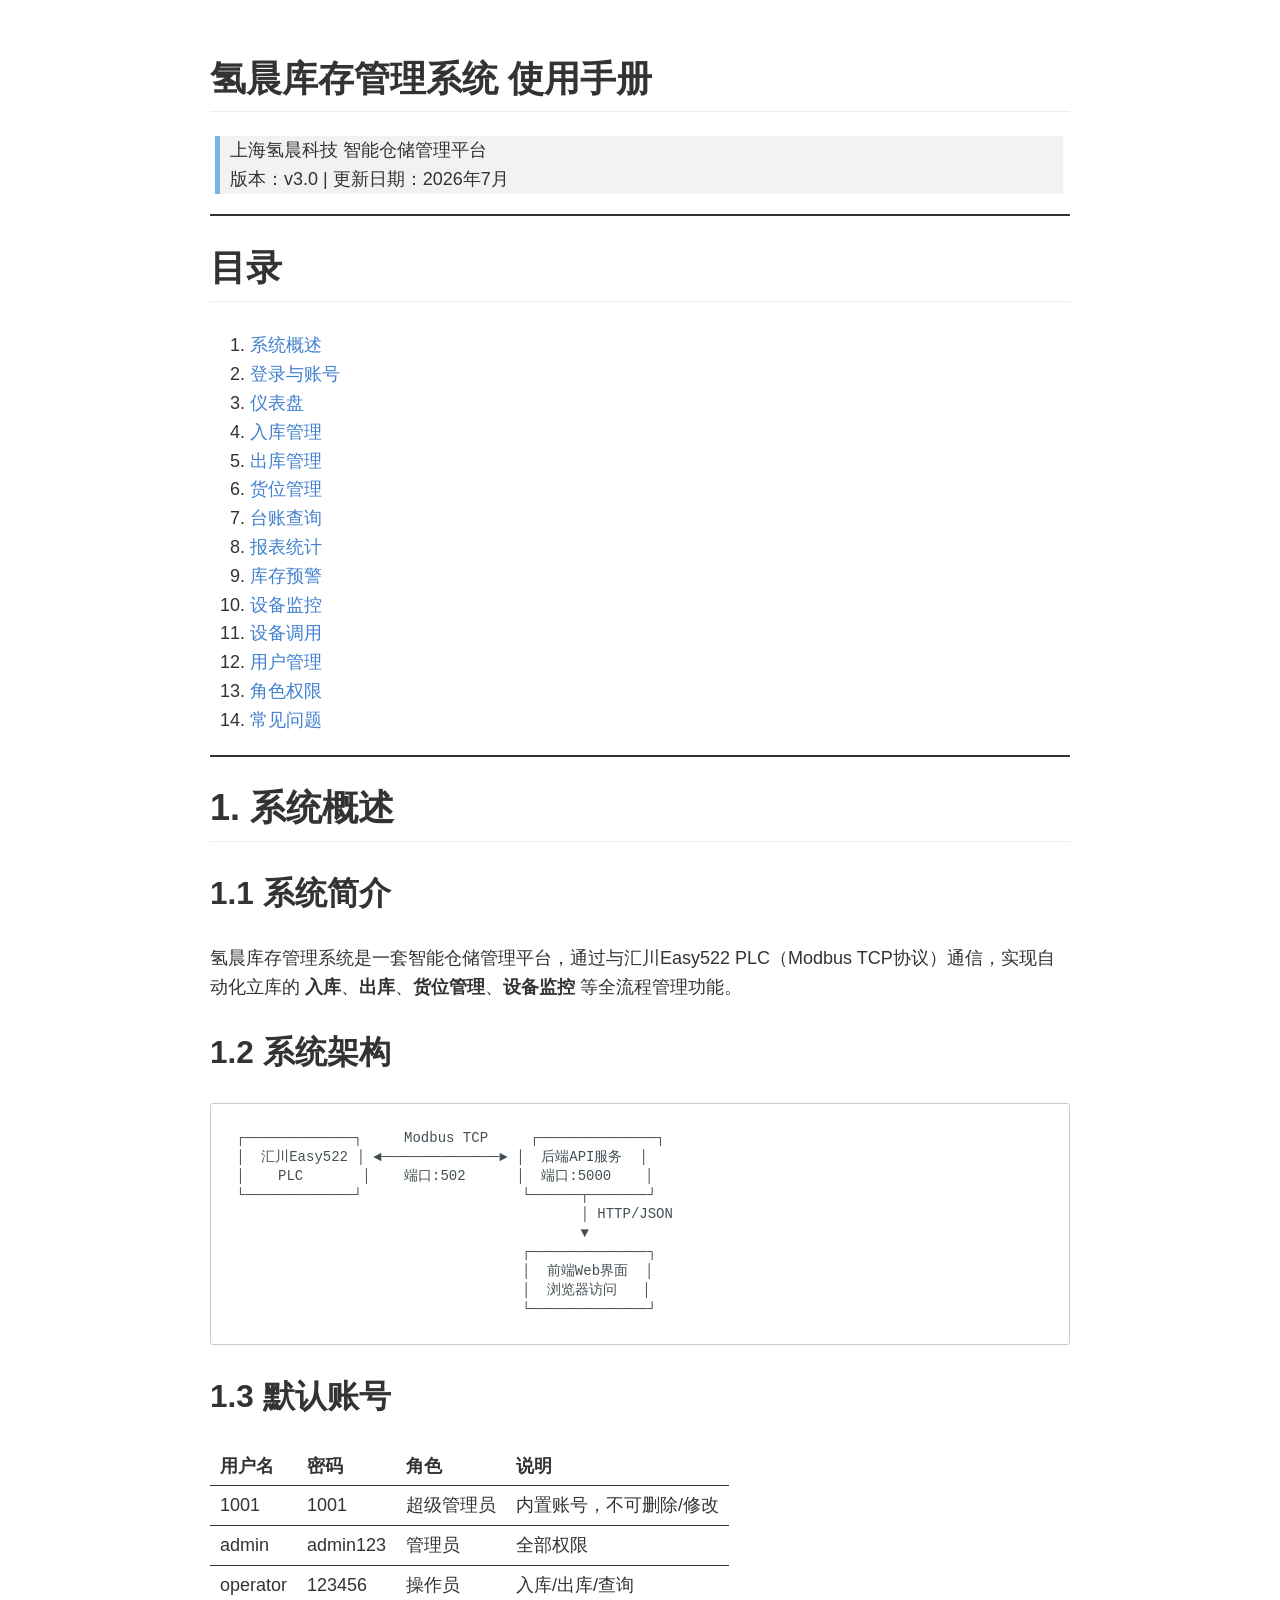
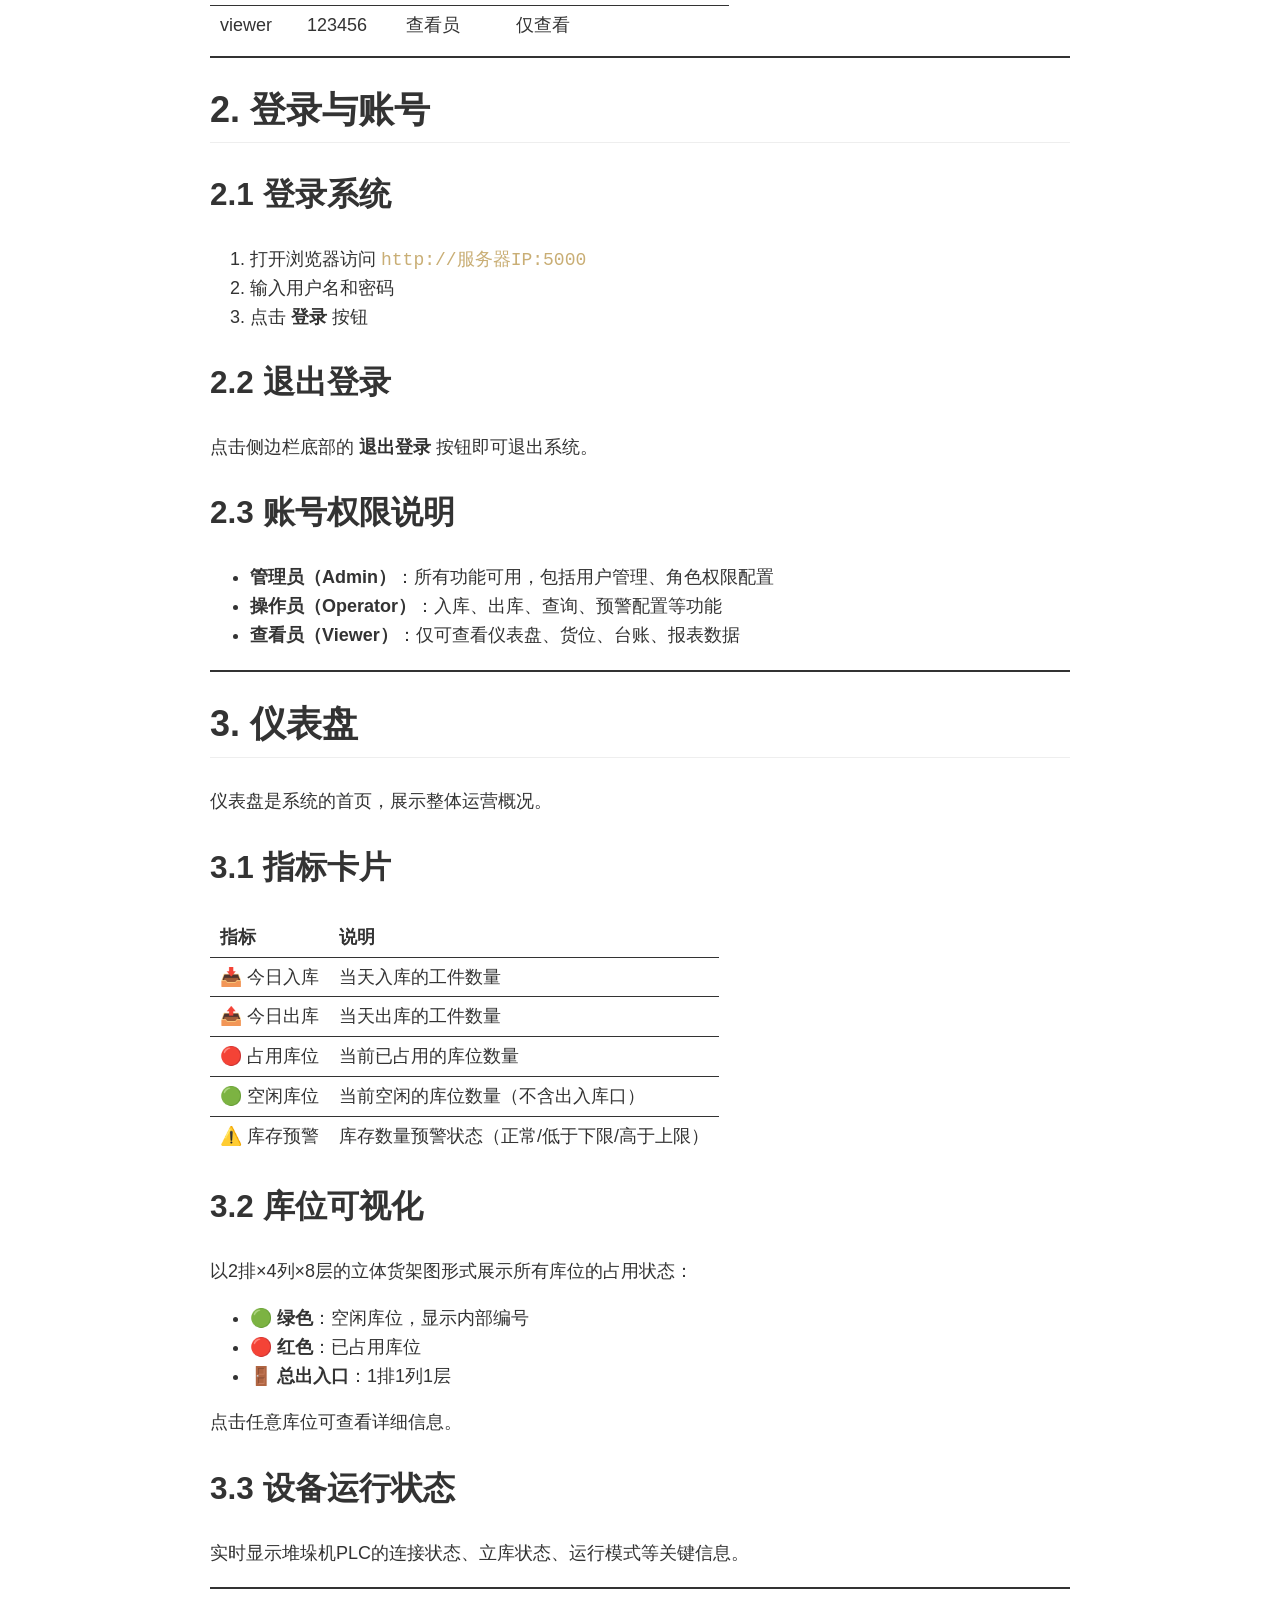
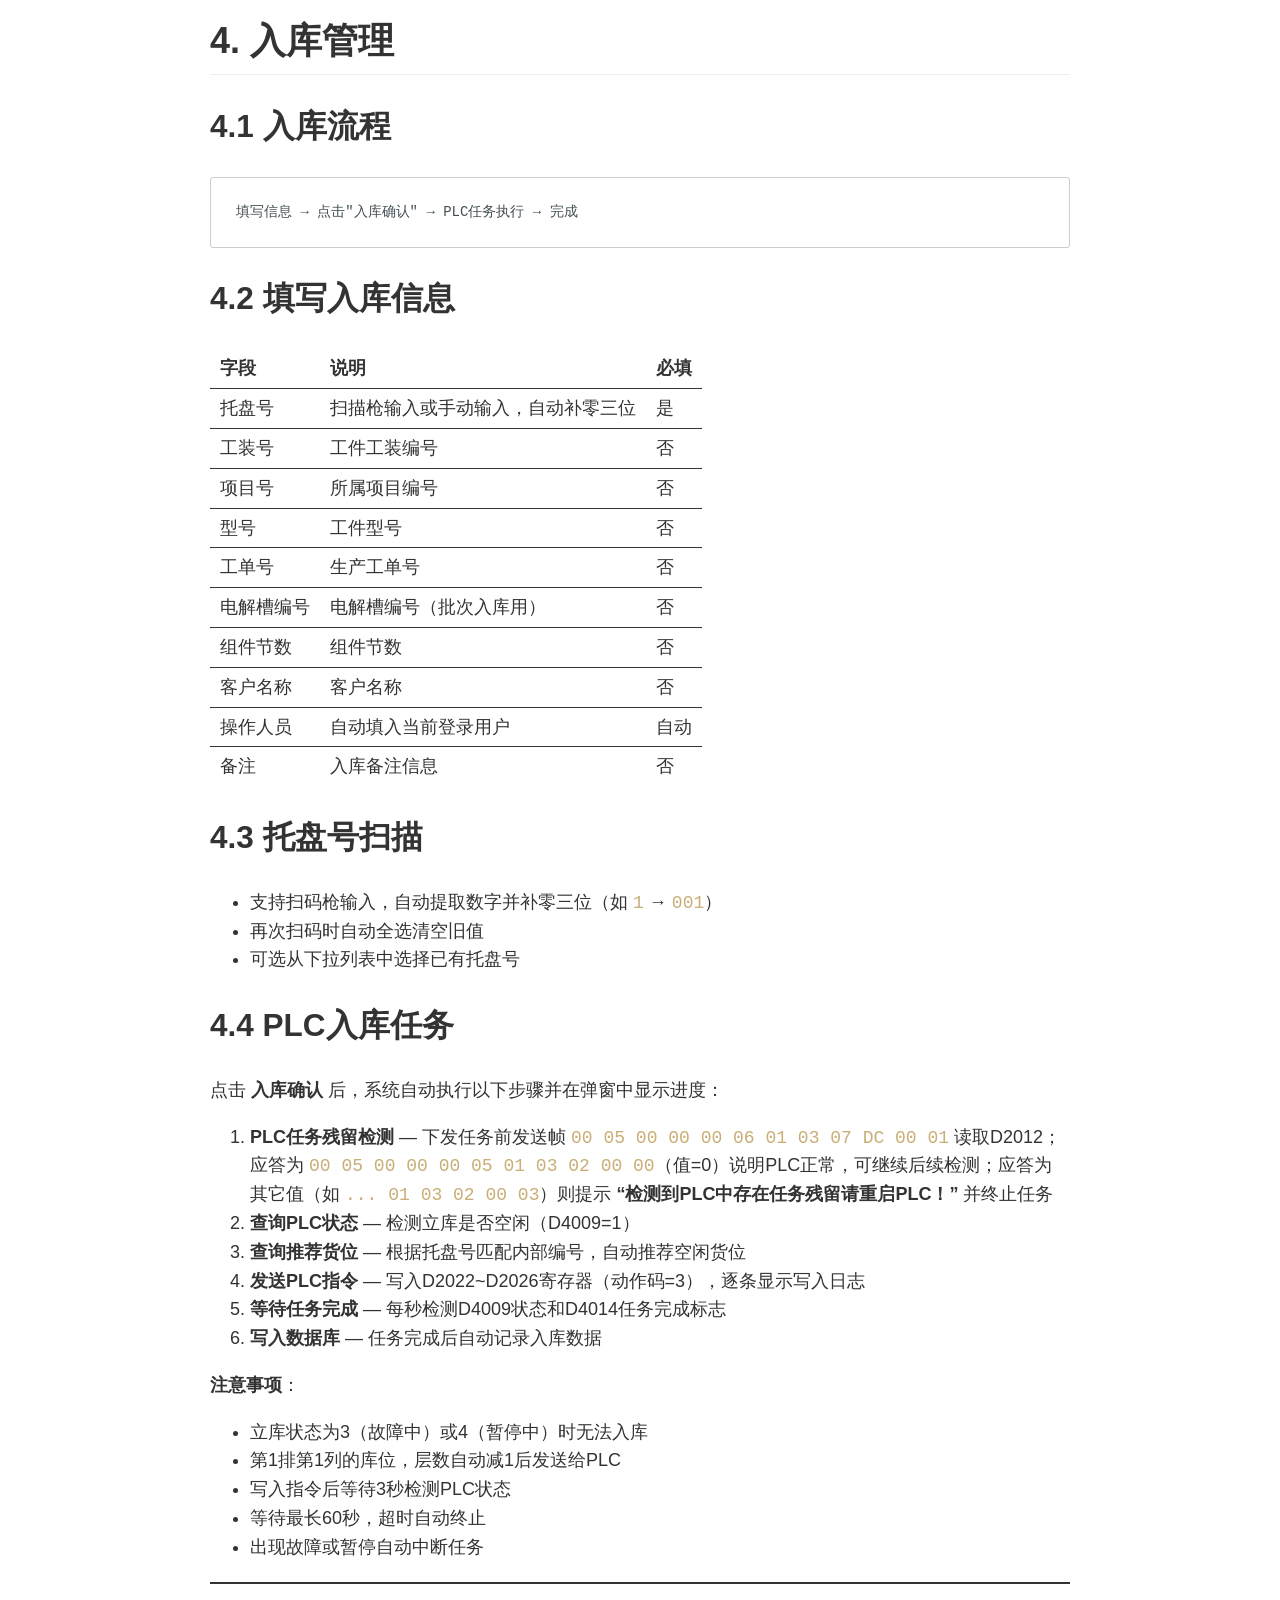
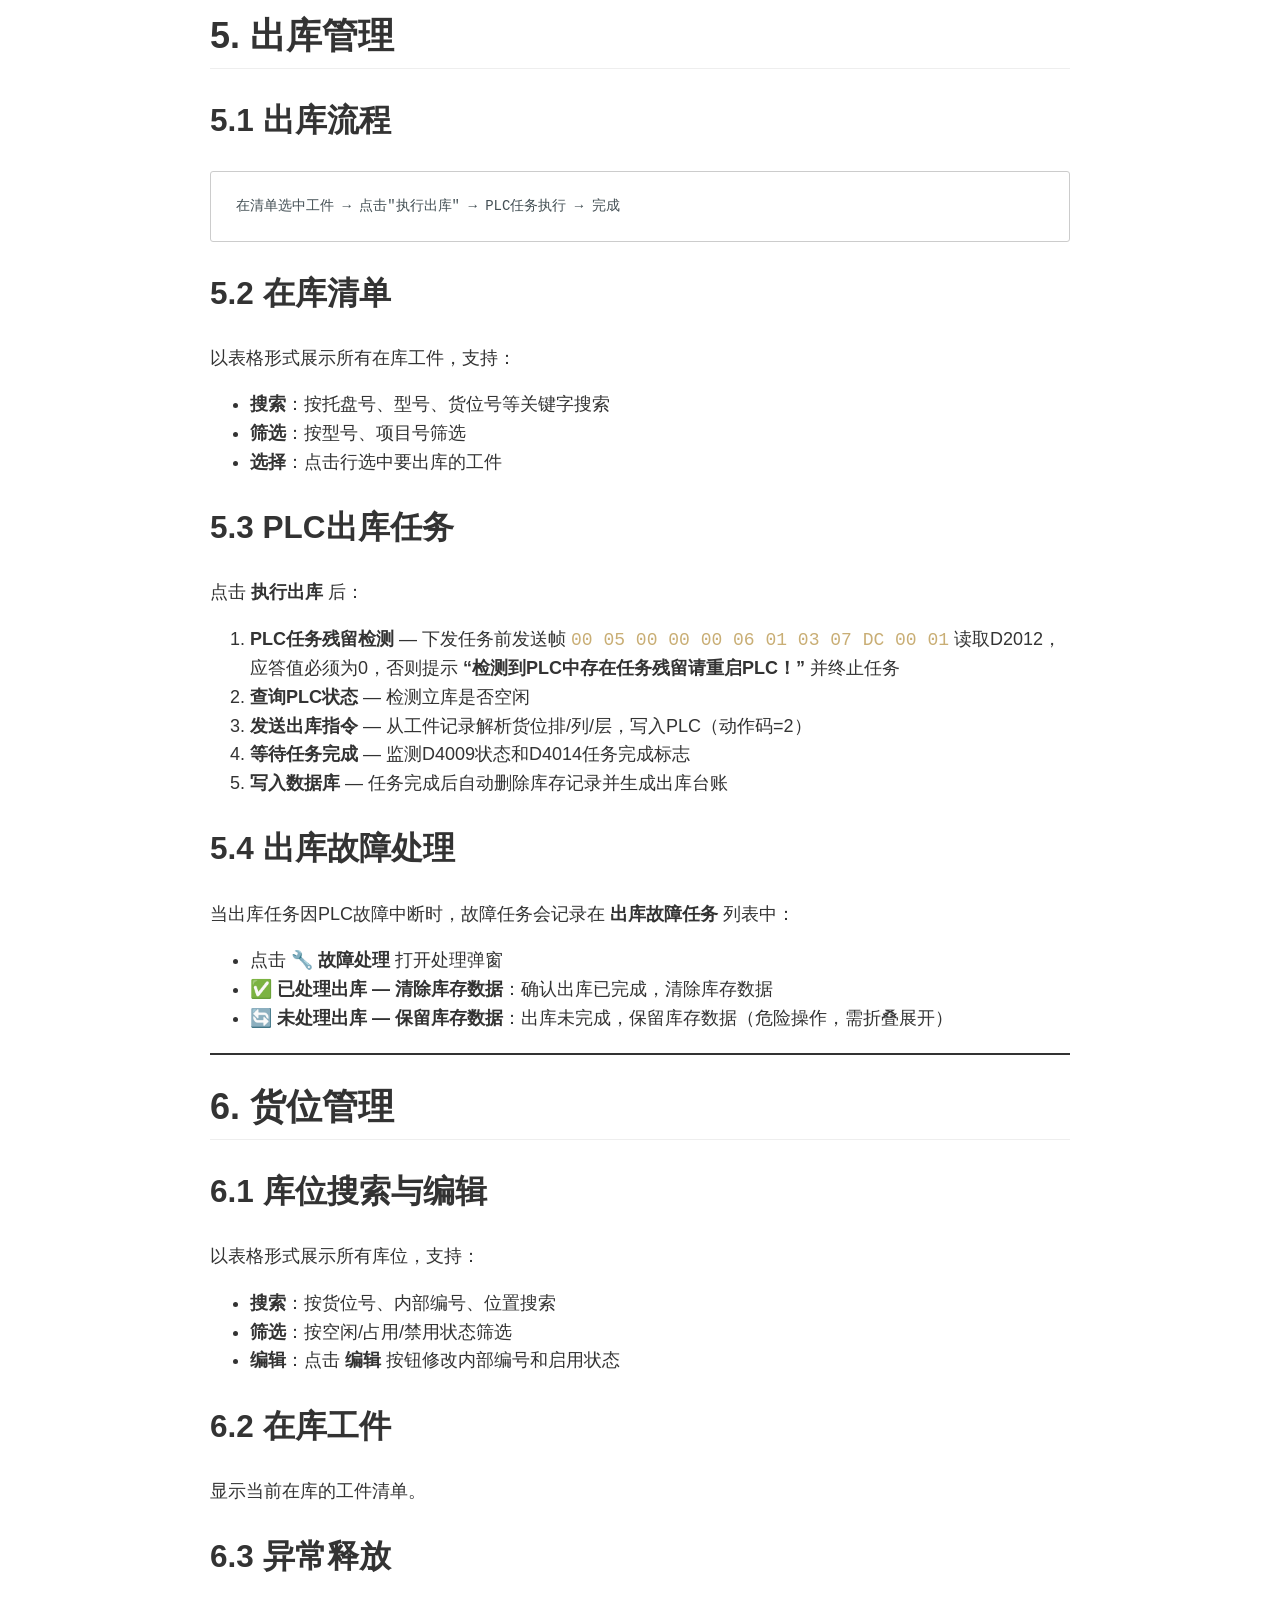
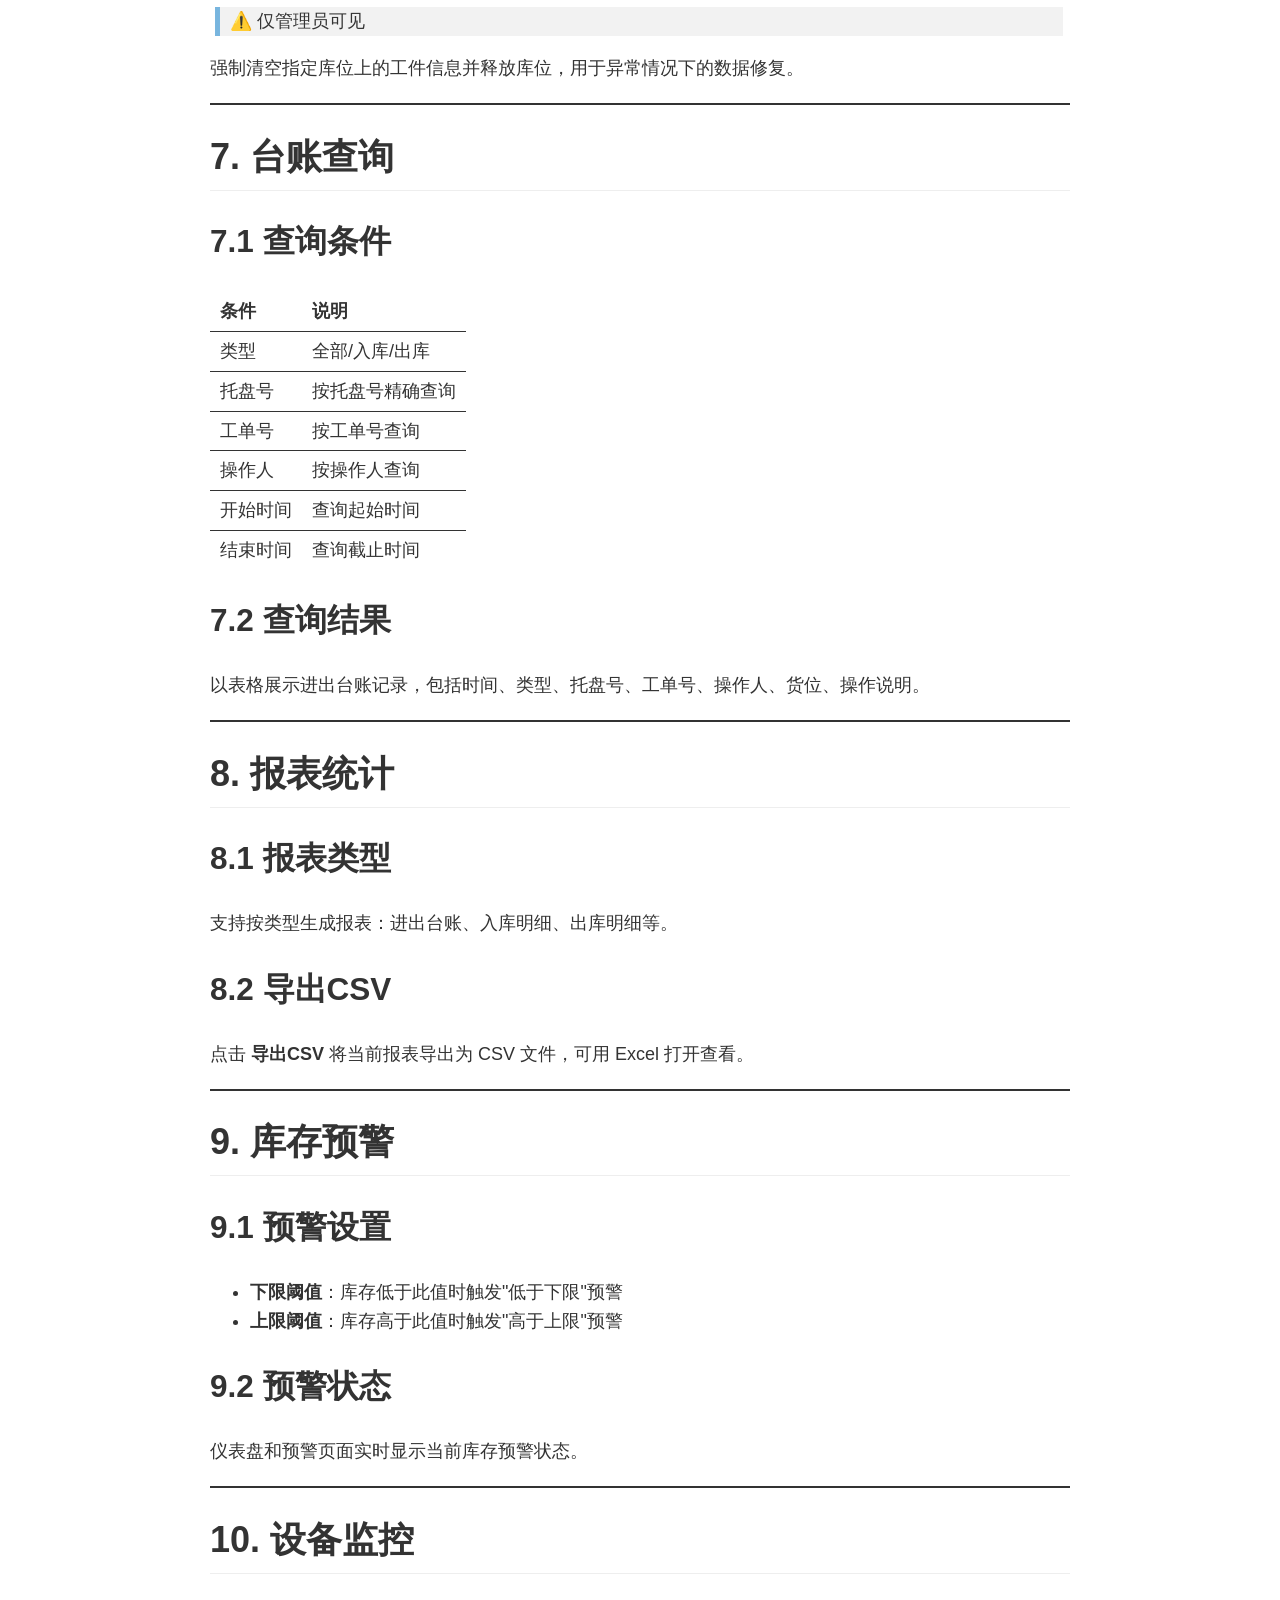
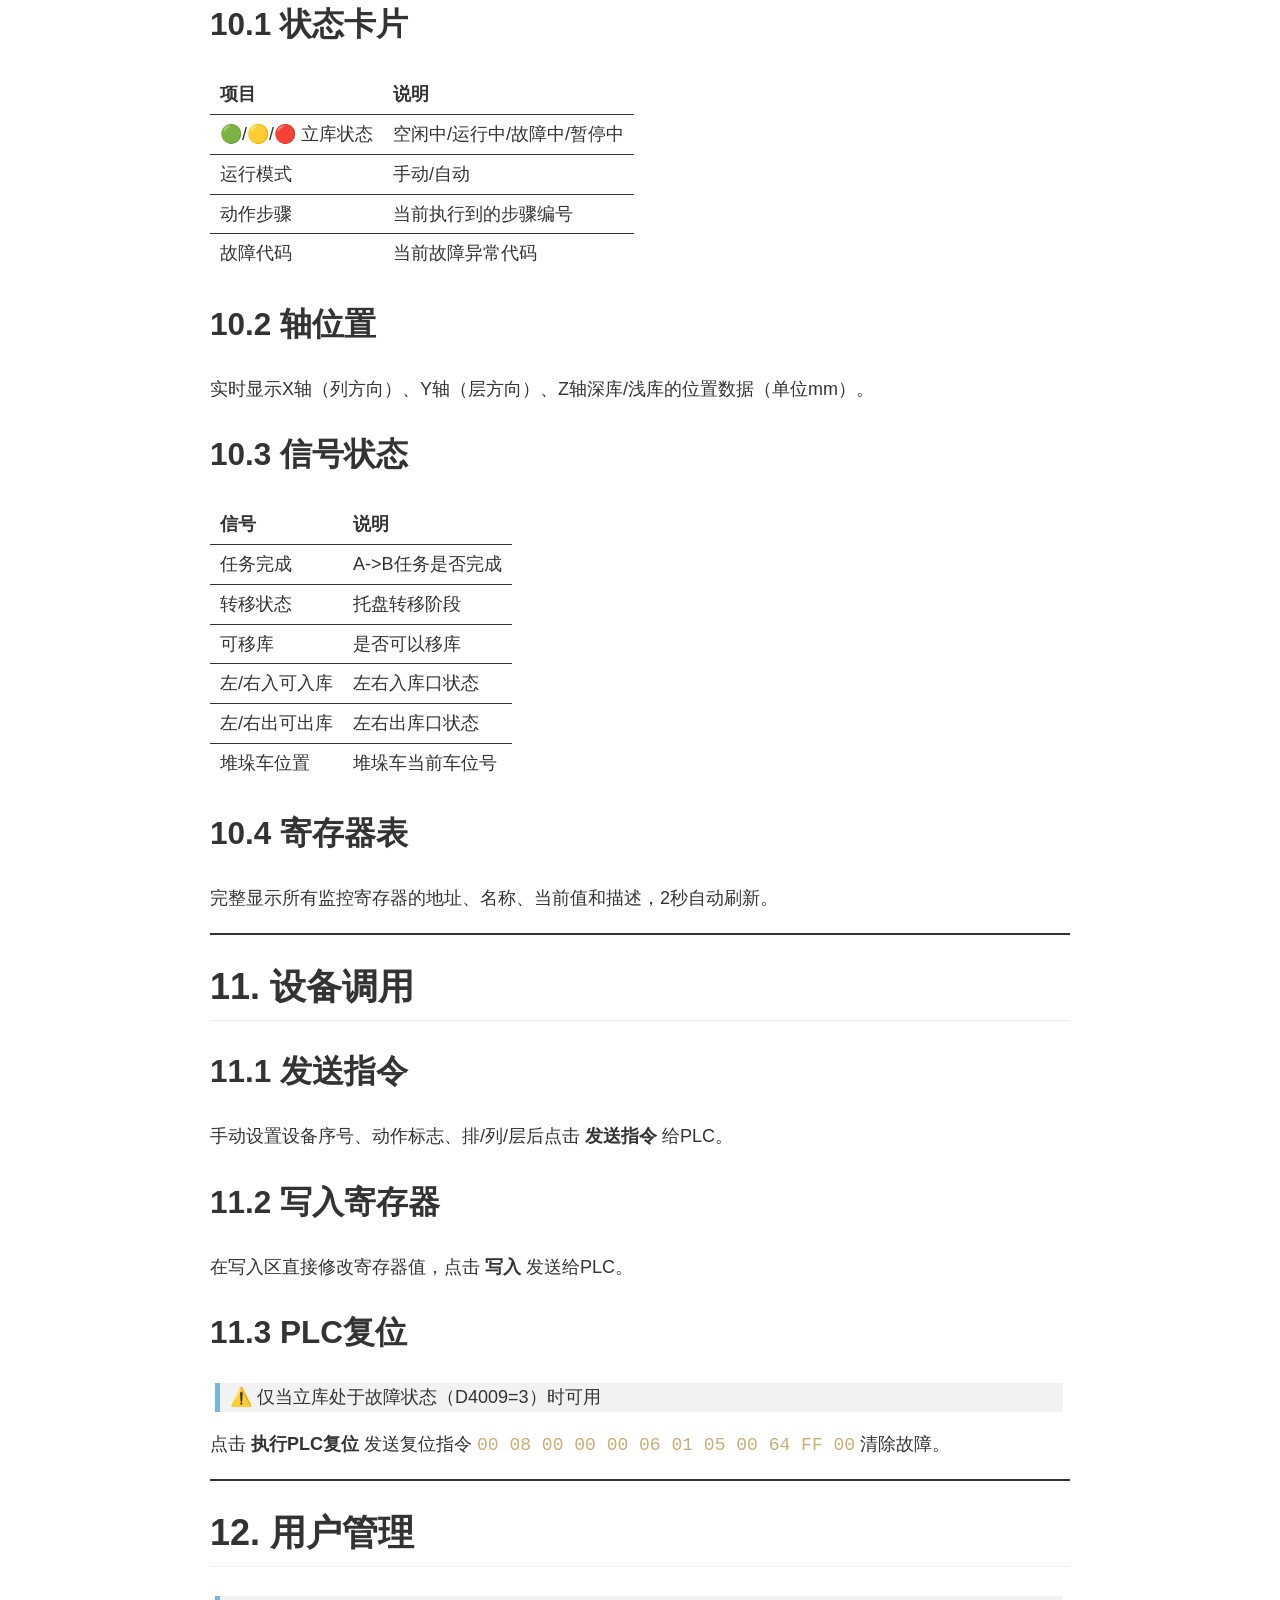
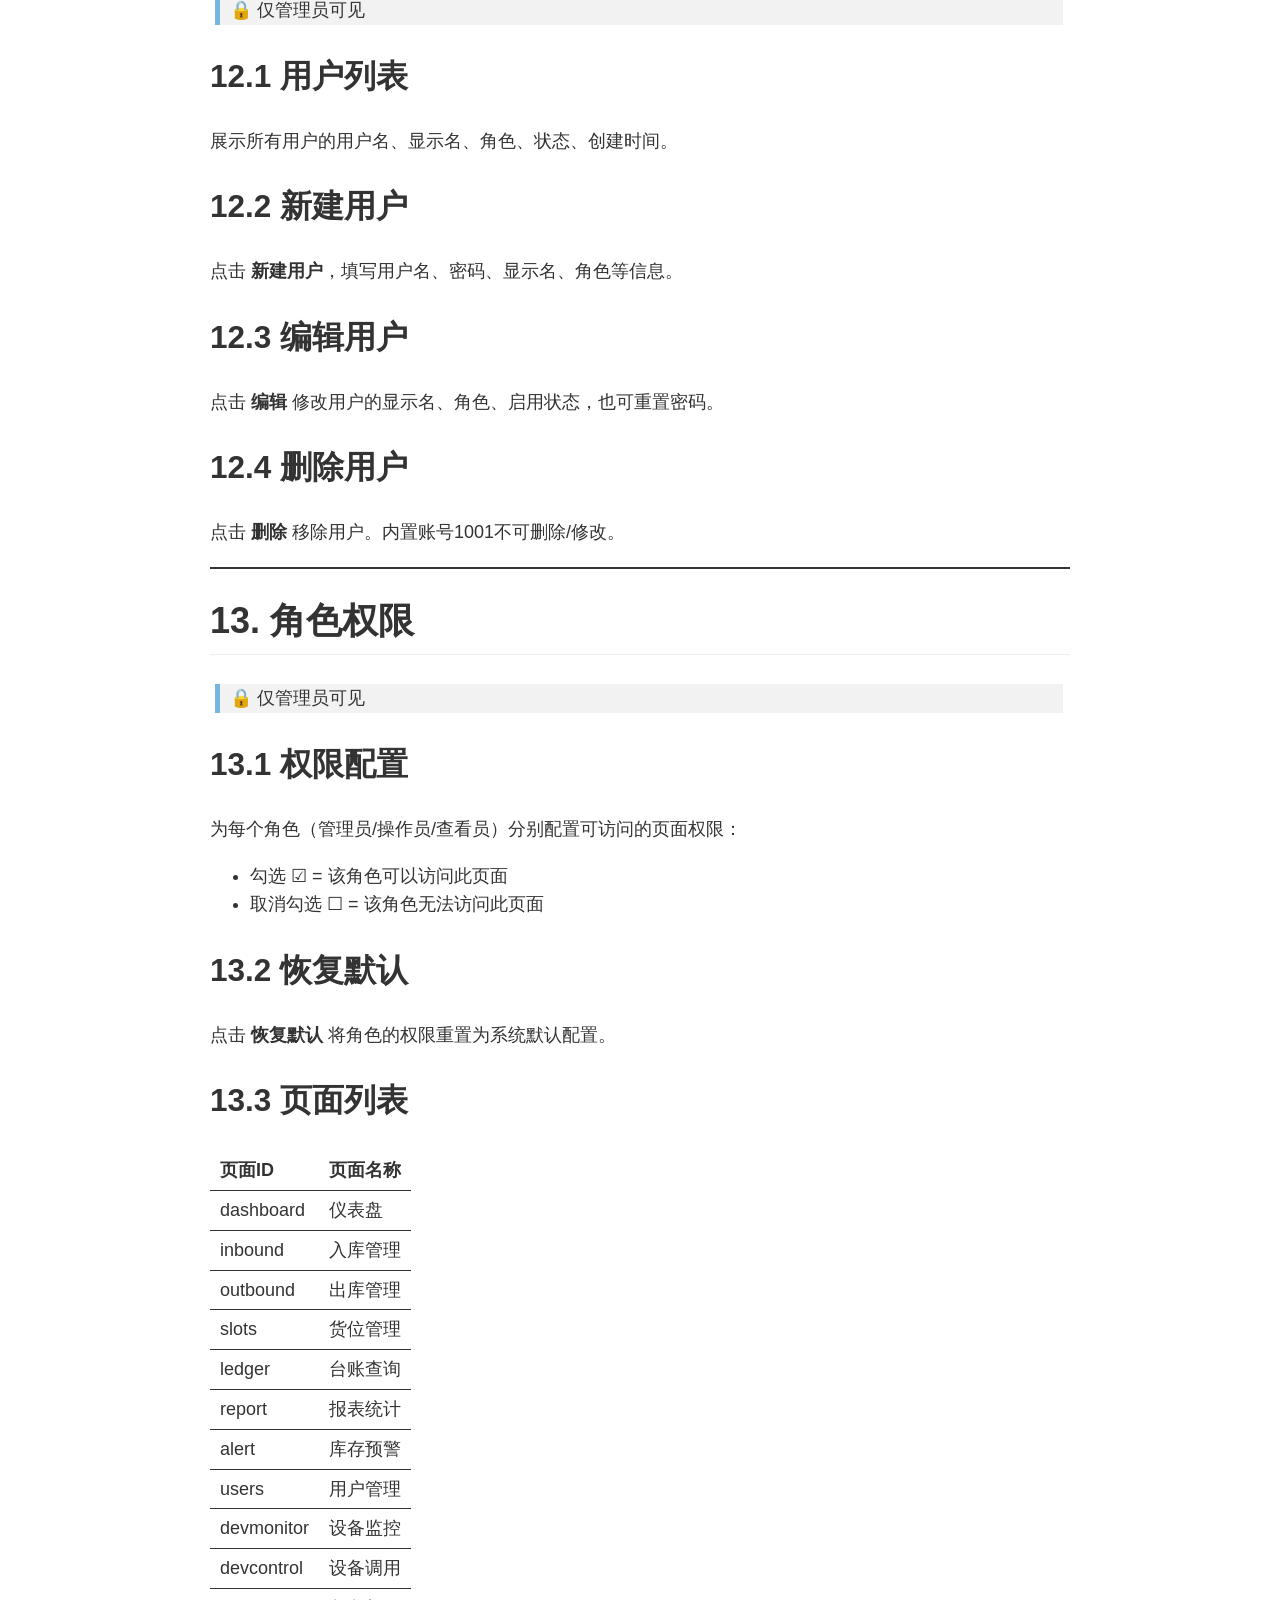
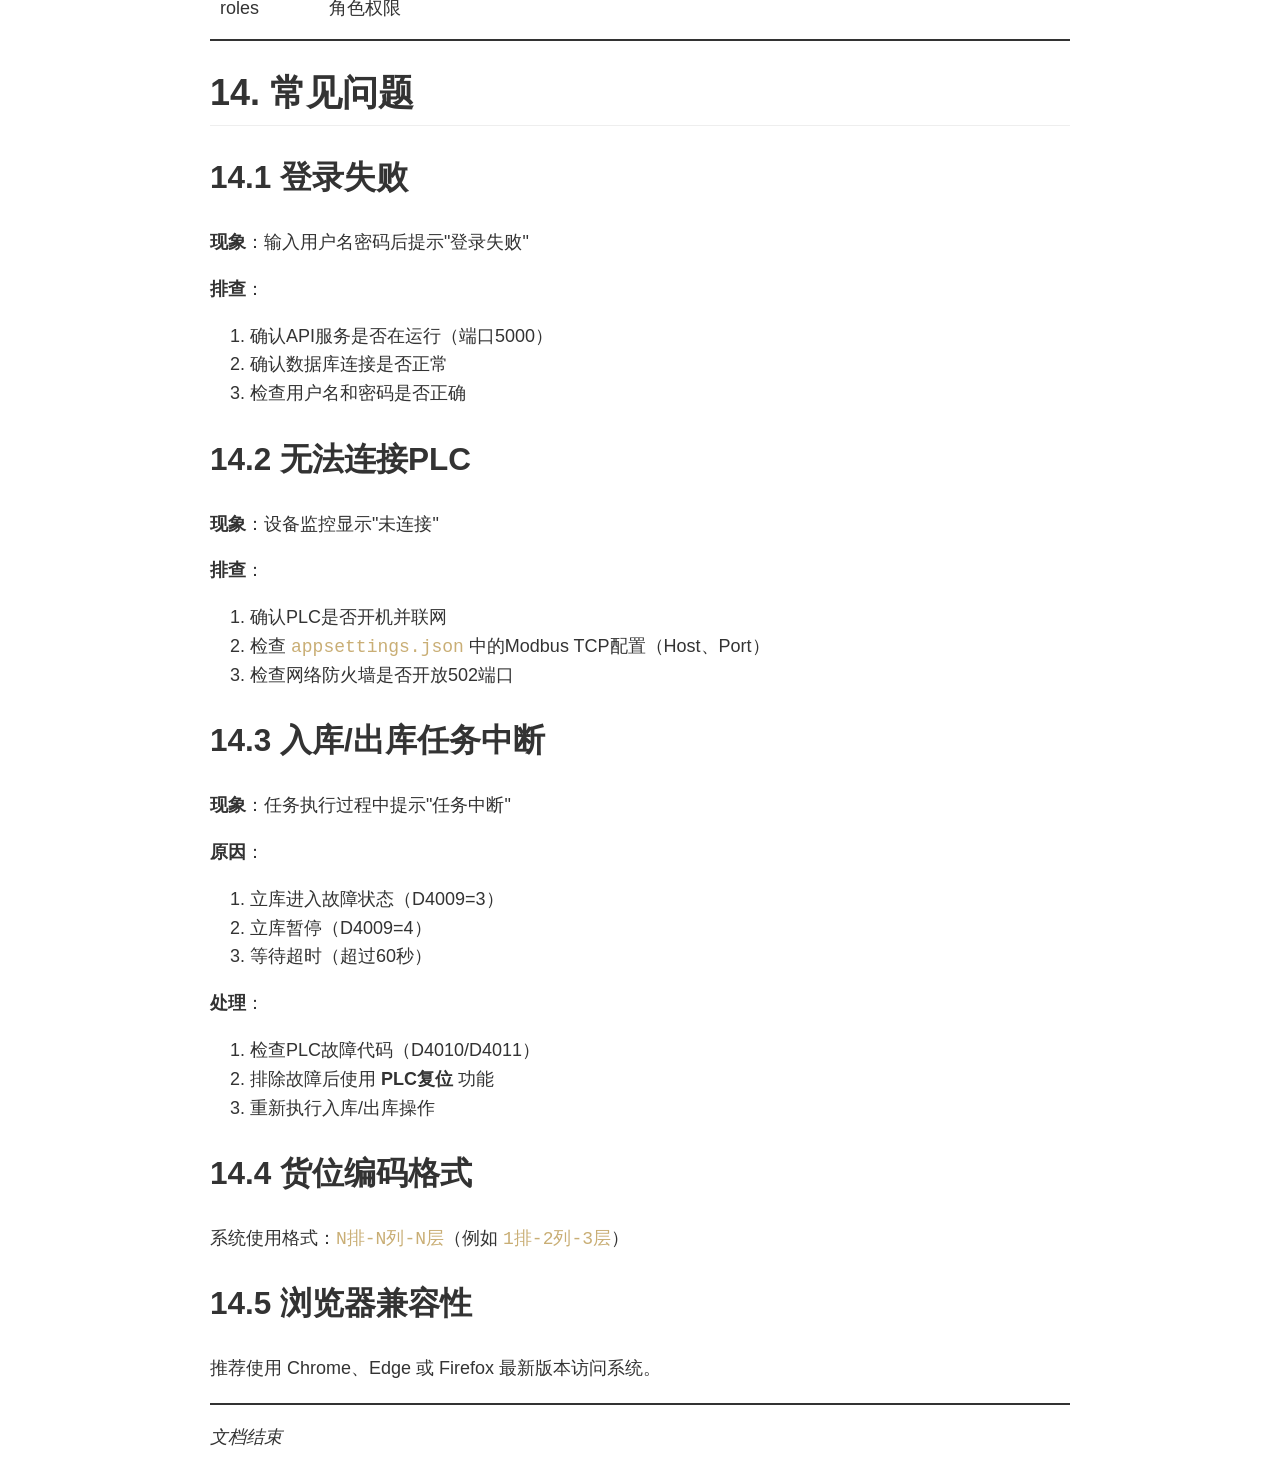
<file: 氢晨库存管理系统-使用手册.html>
<!DOCTYPE html>
<html>
<head>
<title>氢晨库存管理系统-使用手册.md</title>
<meta http-equiv="Content-type" content="text/html;charset=UTF-8">

<style>
/*

Arduino® Light Theme - Stefania Mellai <s.mellai@arduino.cc>

*/

.hljs {
  display: block;
  overflow-x: auto;
  padding: 0.5em;
  background: #FFFFFF;
}

.hljs,
.hljs-subst {
  color: #434f54;
}

.hljs-keyword,
.hljs-attribute,
.hljs-selector-tag,
.hljs-doctag,
.hljs-name {
  color: #00979D;
}

.hljs-built_in,
.hljs-literal,
.hljs-bullet,
.hljs-code,
.hljs-addition {
  color: #D35400;
}

.hljs-regexp,
.hljs-symbol,
.hljs-variable,
.hljs-template-variable,
.hljs-link,
.hljs-selector-attr,
.hljs-selector-pseudo {
  color: #00979D;
}

.hljs-type,
.hljs-string,
.hljs-selector-id,
.hljs-selector-class,
.hljs-quote,
.hljs-template-tag,
.hljs-deletion {
  color: #005C5F;
}

.hljs-title,
.hljs-section {
  color: #880000;
  font-weight: bold;
}

.hljs-comment {
  color: rgba(149,165,166,.8);
}

.hljs-meta-keyword {
  color: #728E00;
}

.hljs-meta {
  color: #434f54;
}

.hljs-emphasis {
  font-style: italic;
}

.hljs-strong {
  font-weight: bold;
}

.hljs-function {
  color: #728E00;
}

.hljs-number {
  color: #8A7B52;  
}

</style>

<style>
/*---------------------------------------------------------------------------------------------
 *  Copyright (c) Microsoft Corporation. All rights reserved.
 *  Licensed under the MIT License. See License.txt in the project root for license information.
 *--------------------------------------------------------------------------------------------*/

body {
	font-family:   "HelveticaNeue-Light", sans-serif, "宋体","Segoe WPC", "Segoe UI", "SFUIText-Light","Droid Sans Fallback";
	font-size: 18px;
	padding: 0 12px;
	line-height: 1.6;
	word-wrap: break-word;
	color: #333333;
}

.content-wrapper{
	max-width: 860px;
    margin: 0 auto;
    padding: 0 30px;
}

#code-csp-warning {
	position: fixed;
	top: 0;
	right: 0;
	color: white;
	margin: 16px;
	text-align: center;
	font-size: 12px;
	font-family: sans-serif;
	background-color:#444444;
	cursor: pointer;
	padding: 6px;
	box-shadow: 1px 1px 1px rgba(0,0,0,.25);
}

#code-csp-warning:hover {
	text-decoration: none;
	background-color:#007acc;
	box-shadow: 2px 2px 2px rgba(0,0,0,.25);
}


body.scrollBeyondLastLine {
	margin-bottom: calc(100vh - 22px);
}

body.showEditorSelection .code-line {
	position: relative;
}

body.showEditorSelection .code-active-line:before,
body.showEditorSelection .code-line:hover:before {
	content: "";
	display: block;
	position: absolute;
	top: 0;
	left: -12px;
	height: 100%;
}

body.showEditorSelection li.code-active-line:before,
body.showEditorSelection li.code-line:hover:before {
	left: -30px;
}

.vscode-light.showEditorSelection .code-active-line:before {
	border-left: 3px solid rgba(0, 0, 0, 0.15);
}

.vscode-light.showEditorSelection .code-line:hover:before {
	border-left: 3px solid rgba(0, 0, 0, 0.40);
}

.vscode-dark.showEditorSelection .code-active-line:before {
	border-left: 3px solid rgba(255, 255, 255, 0.4);
}

.vscode-dark.showEditorSelection .code-line:hover:before {
	border-left: 3px solid rgba(255, 255, 255, 0.60);
}

.vscode-high-contrast.showEditorSelection .code-active-line:before {
	border-left: 3px solid rgba(255, 160, 0, 0.7);
}

.vscode-high-contrast.showEditorSelection .code-line:hover:before {
	border-left: 3px solid rgba(255, 160, 0, 1);
}

img {
	max-width: 100%;
	max-height: 100%;
}

a {
	color: #4080D0;
	text-decoration: none;
}

a:focus,
input:focus,
select:focus,
textarea:focus {
	outline: 1px solid -webkit-focus-ring-color;
	outline-offset: -1px;
}

hr {
	border: 0;
	height: 2px;
	border-bottom: 2px solid;
}

h1 {
	padding-bottom: 0.3em;
	line-height: 1.2;
	border-bottom: 1px solid #eee;
}


h2{
	padding-bottom: .3em;
    font-size: 2em;
    line-height: 1.225;
    border-bottom: 1px solid #eee;
}

h3{
	font-size: 1.75em;
    line-height: 1.225;
}

h1, h2, h3 {
	font-weight: bold;
}

h1 code,
h2 code,
h3 code,
h4 code,
h5 code,
h6 code {
	font-size: inherit;
	line-height: auto;
}

a:hover {
	color: #4080D0;
	text-decoration: underline;
}

table {
	border-collapse: collapse;
}

table > thead > tr > th {
	text-align: left;
	border-bottom: 1px solid;
}

table > thead > tr > th,
table > thead > tr > td,
table > tbody > tr > th,
table > tbody > tr > td {
	padding: 5px 10px;
}

table > tbody > tr + tr > td {
	border-top: 1px solid;
}

blockquote {
	margin: 0 7px 0 5px;
	padding: 0 16px 0 10px;
	border-left: 5px solid;
}

code {
	font-family: Menlo, Monaco, Consolas, "Droid Sans Mono", "Courier New", monospace, "Droid Sans Fallback";
	font-size: 14px;
	line-height: 19px;
}

body.wordWrap pre {
	white-space: pre-wrap;
}

.mac code {
	font-size: 12px;
	line-height: 18px;
}

pre:not(.hljs),
pre.hljs code > div {
	padding: 16px;
	border-radius: 3px;
	overflow: auto;
}

/** Theming */

.vscode-light,
.vscode-light pre code {
	color: rgb(30, 30, 30);
}

.vscode-dark,
.vscode-dark pre code {
	color: #DDD;
}

.vscode-high-contrast,
.vscode-high-contrast pre code {
	color: white;
}

.vscode-light code {
	color: #A31515;
}

.vscode-dark code {
	color: #D7BA7D;
}

.vscode-light pre:not(.hljs),
.vscode-light code > div {
	background-color: rgba(220, 220, 220, 0.4);
}

.vscode-dark pre:not(.hljs),
.vscode-dark code > div {
	background-color: rgba(10, 10, 10, 0.4);
}

.vscode-high-contrast pre:not(.hljs),
.vscode-high-contrast code > div {
	background-color: rgb(0, 0, 0);
}

.vscode-high-contrast h1 {
	border-color: rgb(0, 0, 0);
}

.vscode-light table > thead > tr > th {
	border-color: rgba(0, 0, 0, 0.69);
}

.vscode-dark table > thead > tr > th {
	border-color: rgba(255, 255, 255, 0.69);
}

.vscode-light h1,
.vscode-light hr,
.vscode-light table > tbody > tr + tr > td {
	border-color: rgba(0, 0, 0, 0.18);
}

.vscode-dark h1,
.vscode-dark hr,
.vscode-dark table > tbody > tr + tr > td {
	border-color: rgba(255, 255, 255, 0.18);
}

.vscode-light blockquote,
.vscode-dark blockquote {
	background: rgba(127, 127, 127, 0.1);
	border-color: rgba(0, 122, 204, 0.5);
}

.vscode-high-contrast blockquote {
	background: transparent;
	border-color: #fff;
}
</style>

<style>
/* Obsidian syntax defaults for legacy export (PDF / HTML / DOCX) */

.callout {
	--callout-accent: #0969da;
	margin: 12px 0;
	border-radius: 6px;
	border-left: 4px solid var(--callout-accent);
	background: rgba(9, 105, 218, 0.08);
	color: #333333;
	overflow: hidden;
}

.callout[data-callout="note"],
.callout[data-callout="abstract"],
.callout[data-callout="info"],
.callout[data-callout="todo"],
.callout[data-subtype="note"],
.callout[data-subtype="abstract"],
.callout[data-subtype="info"],
.callout[data-subtype="todo"],
.callout[data-callout="note" i],
.callout[data-callout="abstract" i],
.callout[data-callout="info" i],
.callout[data-callout="todo" i],
.callout[data-subtype="note" i],
.callout[data-subtype="abstract" i],
.callout[data-subtype="info" i],
.callout[data-subtype="todo" i] {
	--callout-accent: #0969da;
	border-left-color: #0969da;
	background: rgba(9, 105, 218, 0.08);
}

.callout[data-callout="tip"],
.callout[data-callout="hint"],
.callout[data-subtype="tip"],
.callout[data-subtype="hint"],
.callout[data-callout="tip" i],
.callout[data-callout="hint" i],
.callout[data-subtype="tip" i],
.callout[data-subtype="hint" i] {
	--callout-accent: #116329;
	border-left-color: #116329;
	background: rgba(17, 99, 41, 0.08);
}

.callout[data-callout="important"],
.callout[data-subtype="important"],
.callout[data-callout="important" i],
.callout[data-subtype="important" i] {
	--callout-accent: #8250df;
	border-left-color: #8250df;
	background: rgba(130, 80, 223, 0.08);
}

.callout[data-callout="warning"],
.callout[data-subtype="warning"],
.callout[data-callout="warning" i],
.callout[data-subtype="warning" i] {
	--callout-accent: #bc4c00;
	border-left-color: #bc4c00;
	background: rgba(188, 76, 0, 0.08);
}

.callout[data-callout="caution"],
.callout[data-callout="danger"],
.callout[data-callout="error"],
.callout[data-callout="bug"],
.callout[data-callout="fail"],
.callout[data-subtype="caution"],
.callout[data-subtype="danger"],
.callout[data-subtype="error"],
.callout[data-subtype="bug"],
.callout[data-subtype="fail"],
.callout[data-callout="caution" i],
.callout[data-callout="danger" i],
.callout[data-callout="error" i],
.callout[data-callout="bug" i],
.callout[data-callout="fail" i],
.callout[data-subtype="caution" i],
.callout[data-subtype="danger" i],
.callout[data-subtype="error" i],
.callout[data-subtype="bug" i],
.callout[data-subtype="fail" i] {
	--callout-accent: #cf222e;
	border-left-color: #cf222e;
	background: rgba(207, 34, 46, 0.08);
}

.callout[data-callout="question"],
.callout[data-callout="help"],
.callout[data-callout="faq"],
.callout[data-subtype="question"],
.callout[data-subtype="help"],
.callout[data-subtype="faq"],
.callout[data-callout="question" i],
.callout[data-callout="help" i],
.callout[data-callout="faq" i],
.callout[data-subtype="question" i],
.callout[data-subtype="help" i],
.callout[data-subtype="faq" i] {
	--callout-accent: #9a6700;
	border-left-color: #9a6700;
	background: rgba(154, 103, 0, 0.08);
}

.callout .callout-title,
.callout .callout-info {
	display: flex;
	align-items: center;
	gap: 8px;
	padding: 12px 14px 0;
	margin-bottom: 10px;
	color: var(--callout-accent);
}

.callout .callout-title-icon,
.callout .callout-icon {
	display: inline-flex;
	align-items: center;
	justify-content: center;
	width: 16px;
	height: 16px;
	flex-shrink: 0;
	color: var(--callout-accent);
}

.callout .callout-title-icon svg {
	width: 16px;
	height: 16px;
}

.callout .callout-title-inner,
.callout .callout-info > .callout-title {
	font-weight: 700;
	font-size: 0.95em;
	line-height: 1.35;
	color: var(--callout-accent);
}

.callout .callout-content {
	padding: 6px 14px 12px;
	color: #333333;
}

.callout .callout-content > :first-child {
	margin-top: 0;
}

.callout .callout-content > :last-child {
	margin-bottom: 0;
}

.obsidian-wikilink {
	color: #7c3aed;
	text-decoration: underline;
}

.obsidian-wikilink-embed {
	display: inline-block;
	padding: 2px 8px;
	border: 1px dashed #d0d7de;
	border-radius: 4px;
	color: #7c3aed;
}

.obsidian-tag {
	color: #7c3aed;
	background: rgba(124, 58, 237, 0.12);
	border-radius: 4px;
	padding: 0 4px;
}

mark {
	background: rgba(154, 103, 0, 0.35);
	color: inherit;
	padding: 0 2px;
	border-radius: 2px;
}

[data-type="yaml-front-matter"] {
	margin: 0 0 16px;
}

.vditor-properties {
	border: 1px solid #d0d7de;
	border-radius: 8px;
	background: #f6f8fa;
	overflow: hidden;
}

.vditor-properties__heading {
	display: flex;
	align-items: center;
	gap: 8px;
	padding: 8px 12px;
	border-bottom: 1px solid #d0d7de;
	background: #f3f4f6;
	font-size: 0.85rem;
	font-weight: 600;
	color: #6b7280;
}

.vditor-properties__heading-icon::before {
	content: "☰";
	opacity: 0.75;
}

.vditor-properties__table {
	display: flex;
	flex-direction: column;
}

.vditor-properties__row {
	display: grid;
	grid-template-columns: minmax(120px, 34%) 1fr;
	gap: 8px 12px;
	align-items: start;
	padding: 8px 12px;
	border-top: 1px solid rgba(208, 215, 222, 0.45);
}

.vditor-properties__row:first-child {
	border-top: none;
}

.vditor-properties__key {
	display: flex;
	align-items: center;
	gap: 6px;
	min-width: 0;
	color: #6b7280;
	font-size: 0.85rem;
}

.vditor-properties__key-icon {
	flex-shrink: 0;
	width: 14px;
	height: 14px;
	opacity: 0.72;
	text-align: center;
}

.vditor-properties__key-icon[data-icon="tag"]::before { content: "#"; }
.vditor-properties__key-icon[data-icon="alias"]::before { content: "⛓"; }
.vditor-properties__key-icon[data-icon="date"]::before { content: "📅"; }
.vditor-properties__key-icon[data-icon="toggle"]::before { content: "◉"; }
.vditor-properties__key-icon[data-icon="number"]::before { content: "#"; }
.vditor-properties__key-icon[data-icon="list"]::before { content: "≡"; }
.vditor-properties__key-icon[data-icon="text"]::before { content: "T"; }

.vditor-properties__key-label {
	overflow: hidden;
	text-overflow: ellipsis;
	white-space: nowrap;
}

.vditor-properties__value {
	min-width: 0;
	font-size: 0.92rem;
	color: #333333;
	word-break: break-word;
}

.vditor-properties__value--tags,
.vditor-properties__value--aliases {
	display: flex;
	flex-wrap: wrap;
	gap: 4px;
}

.vditor-properties__value--aliases {
	gap: 6px;
}

.vditor-properties__list {
	margin: 0;
	padding-left: 1.1rem;
}

.vditor-properties__checkbox {
	display: inline-block;
	width: 14px;
	height: 14px;
	margin-right: 6px;
	border: 1px solid #d0d7de;
	border-radius: 3px;
	vertical-align: -2px;
	background: #ffffff;
}

.vditor-properties__checkbox[is-checked="true"] {
	background: #7c3aed;
	border-color: #7c3aed;
	box-shadow: inset 0 0 0 2px #ffffff;
}

.vditor-properties__empty {
	opacity: 0.45;
}

</style>

<style>
pre {
	background-color: #f8f8f8;
	border: 1px solid #cccccc;
	border-radius: 3px;
	overflow-x: auto;
	white-space: pre-wrap;
	overflow-wrap: break-word;
}

pre:not(.hljs) {
	padding: 23px;
	line-height: 19px;
}

blockquote {
	background: rgba(127, 127, 127, 0.1);
	border-color: rgba(0, 122, 204, 0.5);
}

.emoji {
	height: 1.4em;
}

/* for inline code */
:not(pre):not(.hljs) > code {
	color: #C9AE75; /* Change the old color so it seems less like an error */
	font-size: inherit;
}

/* Page Break : use <div class="page"/> to insert page break
-------------------------------------------------------- */
.page {
	page-break-after: always;
}

.table-of-contents li{
	list-style-type: initial;
}

</style>

<style>
@font-face{font-display:block;font-family:KaTeX_AMS;font-style:normal;font-weight:400;src:url("https://cdn.jsdelivr.net/npm/katex@0.16.2/dist/fonts/KaTeX_AMS-Regular.woff2") format("woff2"),url("https://cdn.jsdelivr.net/npm/katex@0.16.2/dist/fonts/KaTeX_AMS-Regular.woff") format("woff"),url("https://cdn.jsdelivr.net/npm/katex@0.16.2/dist/fonts/KaTeX_AMS-Regular.ttf") format("truetype")}@font-face{font-display:block;font-family:KaTeX_Caligraphic;font-style:normal;font-weight:700;src:url("https://cdn.jsdelivr.net/npm/katex@0.16.2/dist/fonts/KaTeX_Caligraphic-Bold.woff2") format("woff2"),url("https://cdn.jsdelivr.net/npm/katex@0.16.2/dist/fonts/KaTeX_Caligraphic-Bold.woff") format("woff"),url("https://cdn.jsdelivr.net/npm/katex@0.16.2/dist/fonts/KaTeX_Caligraphic-Bold.ttf") format("truetype")}@font-face{font-display:block;font-family:KaTeX_Caligraphic;font-style:normal;font-weight:400;src:url("https://cdn.jsdelivr.net/npm/katex@0.16.2/dist/fonts/KaTeX_Caligraphic-Regular.woff2") format("woff2"),url("https://cdn.jsdelivr.net/npm/katex@0.16.2/dist/fonts/KaTeX_Caligraphic-Regular.woff") format("woff"),url("https://cdn.jsdelivr.net/npm/katex@0.16.2/dist/fonts/KaTeX_Caligraphic-Regular.ttf") format("truetype")}@font-face{font-display:block;font-family:KaTeX_Fraktur;font-style:normal;font-weight:700;src:url("https://cdn.jsdelivr.net/npm/katex@0.16.2/dist/fonts/KaTeX_Fraktur-Bold.woff2") format("woff2"),url("https://cdn.jsdelivr.net/npm/katex@0.16.2/dist/fonts/KaTeX_Fraktur-Bold.woff") format("woff"),url("https://cdn.jsdelivr.net/npm/katex@0.16.2/dist/fonts/KaTeX_Fraktur-Bold.ttf") format("truetype")}@font-face{font-display:block;font-family:KaTeX_Fraktur;font-style:normal;font-weight:400;src:url("https://cdn.jsdelivr.net/npm/katex@0.16.2/dist/fonts/KaTeX_Fraktur-Regular.woff2") format("woff2"),url("https://cdn.jsdelivr.net/npm/katex@0.16.2/dist/fonts/KaTeX_Fraktur-Regular.woff") format("woff"),url("https://cdn.jsdelivr.net/npm/katex@0.16.2/dist/fonts/KaTeX_Fraktur-Regular.ttf") format("truetype")}@font-face{font-display:block;font-family:KaTeX_Main;font-style:normal;font-weight:700;src:url("https://cdn.jsdelivr.net/npm/katex@0.16.2/dist/fonts/KaTeX_Main-Bold.woff2") format("woff2"),url("https://cdn.jsdelivr.net/npm/katex@0.16.2/dist/fonts/KaTeX_Main-Bold.woff") format("woff"),url("https://cdn.jsdelivr.net/npm/katex@0.16.2/dist/fonts/KaTeX_Main-Bold.ttf") format("truetype")}@font-face{font-display:block;font-family:KaTeX_Main;font-style:italic;font-weight:700;src:url("https://cdn.jsdelivr.net/npm/katex@0.16.2/dist/fonts/KaTeX_Main-BoldItalic.woff2") format("woff2"),url("https://cdn.jsdelivr.net/npm/katex@0.16.2/dist/fonts/KaTeX_Main-BoldItalic.woff") format("woff"),url("https://cdn.jsdelivr.net/npm/katex@0.16.2/dist/fonts/KaTeX_Main-BoldItalic.ttf") format("truetype")}@font-face{font-display:block;font-family:KaTeX_Main;font-style:italic;font-weight:400;src:url("https://cdn.jsdelivr.net/npm/katex@0.16.2/dist/fonts/KaTeX_Main-Italic.woff2") format("woff2"),url("https://cdn.jsdelivr.net/npm/katex@0.16.2/dist/fonts/KaTeX_Main-Italic.woff") format("woff"),url("https://cdn.jsdelivr.net/npm/katex@0.16.2/dist/fonts/KaTeX_Main-Italic.ttf") format("truetype")}@font-face{font-display:block;font-family:KaTeX_Main;font-style:normal;font-weight:400;src:url("https://cdn.jsdelivr.net/npm/katex@0.16.2/dist/fonts/KaTeX_Main-Regular.woff2") format("woff2"),url("https://cdn.jsdelivr.net/npm/katex@0.16.2/dist/fonts/KaTeX_Main-Regular.woff") format("woff"),url("https://cdn.jsdelivr.net/npm/katex@0.16.2/dist/fonts/KaTeX_Main-Regular.ttf") format("truetype")}@font-face{font-display:block;font-family:KaTeX_Math;font-style:italic;font-weight:700;src:url("https://cdn.jsdelivr.net/npm/katex@0.16.2/dist/fonts/KaTeX_Math-BoldItalic.woff2") format("woff2"),url("https://cdn.jsdelivr.net/npm/katex@0.16.2/dist/fonts/KaTeX_Math-BoldItalic.woff") format("woff"),url("https://cdn.jsdelivr.net/npm/katex@0.16.2/dist/fonts/KaTeX_Math-BoldItalic.ttf") format("truetype")}@font-face{font-display:block;font-family:KaTeX_Math;font-style:italic;font-weight:400;src:url("https://cdn.jsdelivr.net/npm/katex@0.16.2/dist/fonts/KaTeX_Math-Italic.woff2") format("woff2"),url("https://cdn.jsdelivr.net/npm/katex@0.16.2/dist/fonts/KaTeX_Math-Italic.woff") format("woff"),url("https://cdn.jsdelivr.net/npm/katex@0.16.2/dist/fonts/KaTeX_Math-Italic.ttf") format("truetype")}@font-face{font-display:block;font-family:"KaTeX_SansSerif";font-style:normal;font-weight:700;src:url("https://cdn.jsdelivr.net/npm/katex@0.16.2/dist/fonts/KaTeX_SansSerif-Bold.woff2") format("woff2"),url("https://cdn.jsdelivr.net/npm/katex@0.16.2/dist/fonts/KaTeX_SansSerif-Bold.woff") format("woff"),url("https://cdn.jsdelivr.net/npm/katex@0.16.2/dist/fonts/KaTeX_SansSerif-Bold.ttf") format("truetype")}@font-face{font-display:block;font-family:"KaTeX_SansSerif";font-style:italic;font-weight:400;src:url("https://cdn.jsdelivr.net/npm/katex@0.16.2/dist/fonts/KaTeX_SansSerif-Italic.woff2") format("woff2"),url("https://cdn.jsdelivr.net/npm/katex@0.16.2/dist/fonts/KaTeX_SansSerif-Italic.woff") format("woff"),url("https://cdn.jsdelivr.net/npm/katex@0.16.2/dist/fonts/KaTeX_SansSerif-Italic.ttf") format("truetype")}@font-face{font-display:block;font-family:"KaTeX_SansSerif";font-style:normal;font-weight:400;src:url("https://cdn.jsdelivr.net/npm/katex@0.16.2/dist/fonts/KaTeX_SansSerif-Regular.woff2") format("woff2"),url("https://cdn.jsdelivr.net/npm/katex@0.16.2/dist/fonts/KaTeX_SansSerif-Regular.woff") format("woff"),url("https://cdn.jsdelivr.net/npm/katex@0.16.2/dist/fonts/KaTeX_SansSerif-Regular.ttf") format("truetype")}@font-face{font-display:block;font-family:KaTeX_Script;font-style:normal;font-weight:400;src:url("https://cdn.jsdelivr.net/npm/katex@0.16.2/dist/fonts/KaTeX_Script-Regular.woff2") format("woff2"),url("https://cdn.jsdelivr.net/npm/katex@0.16.2/dist/fonts/KaTeX_Script-Regular.woff") format("woff"),url("https://cdn.jsdelivr.net/npm/katex@0.16.2/dist/fonts/KaTeX_Script-Regular.ttf") format("truetype")}@font-face{font-display:block;font-family:KaTeX_Size1;font-style:normal;font-weight:400;src:url("https://cdn.jsdelivr.net/npm/katex@0.16.2/dist/fonts/KaTeX_Size1-Regular.woff2") format("woff2"),url("https://cdn.jsdelivr.net/npm/katex@0.16.2/dist/fonts/KaTeX_Size1-Regular.woff") format("woff"),url("https://cdn.jsdelivr.net/npm/katex@0.16.2/dist/fonts/KaTeX_Size1-Regular.ttf") format("truetype")}@font-face{font-display:block;font-family:KaTeX_Size2;font-style:normal;font-weight:400;src:url("https://cdn.jsdelivr.net/npm/katex@0.16.2/dist/fonts/KaTeX_Size2-Regular.woff2") format("woff2"),url("https://cdn.jsdelivr.net/npm/katex@0.16.2/dist/fonts/KaTeX_Size2-Regular.woff") format("woff"),url("https://cdn.jsdelivr.net/npm/katex@0.16.2/dist/fonts/KaTeX_Size2-Regular.ttf") format("truetype")}@font-face{font-display:block;font-family:KaTeX_Size3;font-style:normal;font-weight:400;src:url("https://cdn.jsdelivr.net/npm/katex@0.16.2/dist/fonts/KaTeX_Size3-Regular.woff2") format("woff2"),url("https://cdn.jsdelivr.net/npm/katex@0.16.2/dist/fonts/KaTeX_Size3-Regular.woff") format("woff"),url("https://cdn.jsdelivr.net/npm/katex@0.16.2/dist/fonts/KaTeX_Size3-Regular.ttf") format("truetype")}@font-face{font-display:block;font-family:KaTeX_Size4;font-style:normal;font-weight:400;src:url("https://cdn.jsdelivr.net/npm/katex@0.16.2/dist/fonts/KaTeX_Size4-Regular.woff2") format("woff2"),url("https://cdn.jsdelivr.net/npm/katex@0.16.2/dist/fonts/KaTeX_Size4-Regular.woff") format("woff"),url("https://cdn.jsdelivr.net/npm/katex@0.16.2/dist/fonts/KaTeX_Size4-Regular.ttf") format("truetype")}@font-face{font-display:block;font-family:KaTeX_Typewriter;font-style:normal;font-weight:400;src:url("https://cdn.jsdelivr.net/npm/katex@0.16.2/dist/fonts/KaTeX_Typewriter-Regular.woff2") format("woff2"),url("https://cdn.jsdelivr.net/npm/katex@0.16.2/dist/fonts/KaTeX_Typewriter-Regular.woff") format("woff"),url("https://cdn.jsdelivr.net/npm/katex@0.16.2/dist/fonts/KaTeX_Typewriter-Regular.ttf") format("truetype")}.katex{font:normal 1.21em KaTeX_Main,Times New Roman,serif;line-height:1.2;position:relative;text-indent:0;text-rendering:auto}.katex *{-ms-high-contrast-adjust:none!important;border-color:currentColor}.katex .katex-version:after{content:"0.16.47"}.katex .katex-mathml{border:0;-webkit-clip-path:inset(50%);clip-path:inset(50%);height:1px;overflow:hidden;padding:0;position:absolute;width:1px}.katex .katex-html>.newline{display:block}.katex .base{position:relative;white-space:nowrap;width:-webkit-min-content;width:-moz-min-content;width:min-content}.katex .base,.katex .strut{display:inline-block}.katex .textbf{font-weight:700}.katex .textit{font-style:italic}.katex .textrm{font-family:KaTeX_Main}.katex .textsf{font-family:KaTeX_SansSerif}.katex .texttt{font-family:KaTeX_Typewriter}.katex .mathnormal{font-family:KaTeX_Math;font-style:italic}.katex .mathit{font-family:KaTeX_Main;font-style:italic}.katex .mathrm{font-style:normal}.katex .mathbf{font-family:KaTeX_Main;font-weight:700}.katex .boldsymbol{font-family:KaTeX_Math;font-style:italic;font-weight:700}.katex .amsrm,.katex .mathbb,.katex .textbb{font-family:KaTeX_AMS}.katex .mathcal{font-family:KaTeX_Caligraphic}.katex .mathfrak,.katex .textfrak{font-family:KaTeX_Fraktur}.katex .mathboldfrak,.katex .textboldfrak{font-family:KaTeX_Fraktur;font-weight:700}.katex .mathtt{font-family:KaTeX_Typewriter}.katex .mathscr,.katex .textscr{font-family:KaTeX_Script}.katex .mathsf,.katex .textsf{font-family:KaTeX_SansSerif}.katex .mathboldsf,.katex .textboldsf{font-family:KaTeX_SansSerif;font-weight:700}.katex .mathitsf,.katex .mathsfit,.katex .textitsf{font-family:KaTeX_SansSerif;font-style:italic}.katex .mainrm{font-family:KaTeX_Main;font-style:normal}.katex .vlist-t{border-collapse:collapse;display:inline-table;table-layout:fixed}.katex .vlist-r{display:table-row}.katex .vlist{display:table-cell;position:relative;vertical-align:bottom}.katex .vlist>span{display:block;height:0;position:relative}.katex .vlist>span>span{display:inline-block}.katex .vlist>span>.pstrut{overflow:hidden;width:0}.katex .vlist-t2{margin-right:-2px}.katex .vlist-s{display:table-cell;font-size:1px;min-width:2px;vertical-align:bottom;width:2px}.katex .vbox{align-items:baseline;display:inline-flex;flex-direction:column}.katex .hbox{width:100%}.katex .hbox,.katex .thinbox{display:inline-flex;flex-direction:row}.katex .thinbox{max-width:0;width:0}.katex .msupsub{text-align:left}.katex .mfrac>span>span{text-align:center}.katex .mfrac .frac-line{border-bottom-style:solid;display:inline-block;width:100%}.katex .hdashline,.katex .hline,.katex .mfrac .frac-line,.katex .overline .overline-line,.katex .rule,.katex .underline .underline-line{min-height:1px}.katex .mspace{display:inline-block}.katex .smash{display:inline;line-height:0}.katex .clap,.katex .llap,.katex .rlap{position:relative;width:0}.katex .clap>.inner,.katex .llap>.inner,.katex .rlap>.inner{position:absolute}.katex .clap>.fix,.katex .llap>.fix,.katex .rlap>.fix{display:inline-block}.katex .llap>.inner{right:0}.katex .clap>.inner,.katex .rlap>.inner{left:0}.katex .clap>.inner>span{margin-left:-50%;margin-right:50%}.katex .rule{border:0 solid;display:inline-block;position:relative}.katex .hline,.katex .overline .overline-line,.katex .underline .underline-line{border-bottom-style:solid;display:inline-block;width:100%}.katex .hdashline{border-bottom-style:dashed;display:inline-block;width:100%}.katex .sqrt>.root{margin-left:.2777777778em;margin-right:-.5555555556em}.katex .fontsize-ensurer.reset-size1.size1,.katex .sizing.reset-size1.size1{font-size:1em}.katex .fontsize-ensurer.reset-size1.size2,.katex .sizing.reset-size1.size2{font-size:1.2em}.katex .fontsize-ensurer.reset-size1.size3,.katex .sizing.reset-size1.size3{font-size:1.4em}.katex .fontsize-ensurer.reset-size1.size4,.katex .sizing.reset-size1.size4{font-size:1.6em}.katex .fontsize-ensurer.reset-size1.size5,.katex .sizing.reset-size1.size5{font-size:1.8em}.katex .fontsize-ensurer.reset-size1.size6,.katex .sizing.reset-size1.size6{font-size:2em}.katex .fontsize-ensurer.reset-size1.size7,.katex .sizing.reset-size1.size7{font-size:2.4em}.katex .fontsize-ensurer.reset-size1.size8,.katex .sizing.reset-size1.size8{font-size:2.88em}.katex .fontsize-ensurer.reset-size1.size9,.katex .sizing.reset-size1.size9{font-size:3.456em}.katex .fontsize-ensurer.reset-size1.size10,.katex .sizing.reset-size1.size10{font-size:4.148em}.katex .fontsize-ensurer.reset-size1.size11,.katex .sizing.reset-size1.size11{font-size:4.976em}.katex .fontsize-ensurer.reset-size2.size1,.katex .sizing.reset-size2.size1{font-size:.8333333333em}.katex .fontsize-ensurer.reset-size2.size2,.katex .sizing.reset-size2.size2{font-size:1em}.katex .fontsize-ensurer.reset-size2.size3,.katex .sizing.reset-size2.size3{font-size:1.1666666667em}.katex .fontsize-ensurer.reset-size2.size4,.katex .sizing.reset-size2.size4{font-size:1.3333333333em}.katex .fontsize-ensurer.reset-size2.size5,.katex .sizing.reset-size2.size5{font-size:1.5em}.katex .fontsize-ensurer.reset-size2.size6,.katex .sizing.reset-size2.size6{font-size:1.6666666667em}.katex .fontsize-ensurer.reset-size2.size7,.katex .sizing.reset-size2.size7{font-size:2em}.katex .fontsize-ensurer.reset-size2.size8,.katex .sizing.reset-size2.size8{font-size:2.4em}.katex .fontsize-ensurer.reset-size2.size9,.katex .sizing.reset-size2.size9{font-size:2.88em}.katex .fontsize-ensurer.reset-size2.size10,.katex .sizing.reset-size2.size10{font-size:3.4566666667em}.katex .fontsize-ensurer.reset-size2.size11,.katex .sizing.reset-size2.size11{font-size:4.1466666667em}.katex .fontsize-ensurer.reset-size3.size1,.katex .sizing.reset-size3.size1{font-size:.7142857143em}.katex .fontsize-ensurer.reset-size3.size2,.katex .sizing.reset-size3.size2{font-size:.8571428571em}.katex .fontsize-ensurer.reset-size3.size3,.katex .sizing.reset-size3.size3{font-size:1em}.katex .fontsize-ensurer.reset-size3.size4,.katex .sizing.reset-size3.size4{font-size:1.1428571429em}.katex .fontsize-ensurer.reset-size3.size5,.katex .sizing.reset-size3.size5{font-size:1.2857142857em}.katex .fontsize-ensurer.reset-size3.size6,.katex .sizing.reset-size3.size6{font-size:1.4285714286em}.katex .fontsize-ensurer.reset-size3.size7,.katex .sizing.reset-size3.size7{font-size:1.7142857143em}.katex .fontsize-ensurer.reset-size3.size8,.katex .sizing.reset-size3.size8{font-size:2.0571428571em}.katex .fontsize-ensurer.reset-size3.size9,.katex .sizing.reset-size3.size9{font-size:2.4685714286em}.katex .fontsize-ensurer.reset-size3.size10,.katex .sizing.reset-size3.size10{font-size:2.9628571429em}.katex .fontsize-ensurer.reset-size3.size11,.katex .sizing.reset-size3.size11{font-size:3.5542857143em}.katex .fontsize-ensurer.reset-size4.size1,.katex .sizing.reset-size4.size1{font-size:.625em}.katex .fontsize-ensurer.reset-size4.size2,.katex .sizing.reset-size4.size2{font-size:.75em}.katex .fontsize-ensurer.reset-size4.size3,.katex .sizing.reset-size4.size3{font-size:.875em}.katex .fontsize-ensurer.reset-size4.size4,.katex .sizing.reset-size4.size4{font-size:1em}.katex .fontsize-ensurer.reset-size4.size5,.katex .sizing.reset-size4.size5{font-size:1.125em}.katex .fontsize-ensurer.reset-size4.size6,.katex .sizing.reset-size4.size6{font-size:1.25em}.katex .fontsize-ensurer.reset-size4.size7,.katex .sizing.reset-size4.size7{font-size:1.5em}.katex .fontsize-ensurer.reset-size4.size8,.katex .sizing.reset-size4.size8{font-size:1.8em}.katex .fontsize-ensurer.reset-size4.size9,.katex .sizing.reset-size4.size9{font-size:2.16em}.katex .fontsize-ensurer.reset-size4.size10,.katex .sizing.reset-size4.size10{font-size:2.5925em}.katex .fontsize-ensurer.reset-size4.size11,.katex .sizing.reset-size4.size11{font-size:3.11em}.katex .fontsize-ensurer.reset-size5.size1,.katex .sizing.reset-size5.size1{font-size:.5555555556em}.katex .fontsize-ensurer.reset-size5.size2,.katex .sizing.reset-size5.size2{font-size:.6666666667em}.katex .fontsize-ensurer.reset-size5.size3,.katex .sizing.reset-size5.size3{font-size:.7777777778em}.katex .fontsize-ensurer.reset-size5.size4,.katex .sizing.reset-size5.size4{font-size:.8888888889em}.katex .fontsize-ensurer.reset-size5.size5,.katex .sizing.reset-size5.size5{font-size:1em}.katex .fontsize-ensurer.reset-size5.size6,.katex .sizing.reset-size5.size6{font-size:1.1111111111em}.katex .fontsize-ensurer.reset-size5.size7,.katex .sizing.reset-size5.size7{font-size:1.3333333333em}.katex .fontsize-ensurer.reset-size5.size8,.katex .sizing.reset-size5.size8{font-size:1.6em}.katex .fontsize-ensurer.reset-size5.size9,.katex .sizing.reset-size5.size9{font-size:1.92em}.katex .fontsize-ensurer.reset-size5.size10,.katex .sizing.reset-size5.size10{font-size:2.3044444444em}.katex .fontsize-ensurer.reset-size5.size11,.katex .sizing.reset-size5.size11{font-size:2.7644444444em}.katex .fontsize-ensurer.reset-size6.size1,.katex .sizing.reset-size6.size1{font-size:.5em}.katex .fontsize-ensurer.reset-size6.size2,.katex .sizing.reset-size6.size2{font-size:.6em}.katex .fontsize-ensurer.reset-size6.size3,.katex .sizing.reset-size6.size3{font-size:.7em}.katex .fontsize-ensurer.reset-size6.size4,.katex .sizing.reset-size6.size4{font-size:.8em}.katex .fontsize-ensurer.reset-size6.size5,.katex .sizing.reset-size6.size5{font-size:.9em}.katex .fontsize-ensurer.reset-size6.size6,.katex .sizing.reset-size6.size6{font-size:1em}.katex .fontsize-ensurer.reset-size6.size7,.katex .sizing.reset-size6.size7{font-size:1.2em}.katex .fontsize-ensurer.reset-size6.size8,.katex .sizing.reset-size6.size8{font-size:1.44em}.katex .fontsize-ensurer.reset-size6.size9,.katex .sizing.reset-size6.size9{font-size:1.728em}.katex .fontsize-ensurer.reset-size6.size10,.katex .sizing.reset-size6.size10{font-size:2.074em}.katex .fontsize-ensurer.reset-size6.size11,.katex .sizing.reset-size6.size11{font-size:2.488em}.katex .fontsize-ensurer.reset-size7.size1,.katex .sizing.reset-size7.size1{font-size:.4166666667em}.katex .fontsize-ensurer.reset-size7.size2,.katex .sizing.reset-size7.size2{font-size:.5em}.katex .fontsize-ensurer.reset-size7.size3,.katex .sizing.reset-size7.size3{font-size:.5833333333em}.katex .fontsize-ensurer.reset-size7.size4,.katex .sizing.reset-size7.size4{font-size:.6666666667em}.katex .fontsize-ensurer.reset-size7.size5,.katex .sizing.reset-size7.size5{font-size:.75em}.katex .fontsize-ensurer.reset-size7.size6,.katex .sizing.reset-size7.size6{font-size:.8333333333em}.katex .fontsize-ensurer.reset-size7.size7,.katex .sizing.reset-size7.size7{font-size:1em}.katex .fontsize-ensurer.reset-size7.size8,.katex .sizing.reset-size7.size8{font-size:1.2em}.katex .fontsize-ensurer.reset-size7.size9,.katex .sizing.reset-size7.size9{font-size:1.44em}.katex .fontsize-ensurer.reset-size7.size10,.katex .sizing.reset-size7.size10{font-size:1.7283333333em}.katex .fontsize-ensurer.reset-size7.size11,.katex .sizing.reset-size7.size11{font-size:2.0733333333em}.katex .fontsize-ensurer.reset-size8.size1,.katex .sizing.reset-size8.size1{font-size:.3472222222em}.katex .fontsize-ensurer.reset-size8.size2,.katex .sizing.reset-size8.size2{font-size:.4166666667em}.katex .fontsize-ensurer.reset-size8.size3,.katex .sizing.reset-size8.size3{font-size:.4861111111em}.katex .fontsize-ensurer.reset-size8.size4,.katex .sizing.reset-size8.size4{font-size:.5555555556em}.katex .fontsize-ensurer.reset-size8.size5,.katex .sizing.reset-size8.size5{font-size:.625em}.katex .fontsize-ensurer.reset-size8.size6,.katex .sizing.reset-size8.size6{font-size:.6944444444em}.katex .fontsize-ensurer.reset-size8.size7,.katex .sizing.reset-size8.size7{font-size:.8333333333em}.katex .fontsize-ensurer.reset-size8.size8,.katex .sizing.reset-size8.size8{font-size:1em}.katex .fontsize-ensurer.reset-size8.size9,.katex .sizing.reset-size8.size9{font-size:1.2em}.katex .fontsize-ensurer.reset-size8.size10,.katex .sizing.reset-size8.size10{font-size:1.4402777778em}.katex .fontsize-ensurer.reset-size8.size11,.katex .sizing.reset-size8.size11{font-size:1.7277777778em}.katex .fontsize-ensurer.reset-size9.size1,.katex .sizing.reset-size9.size1{font-size:.2893518519em}.katex .fontsize-ensurer.reset-size9.size2,.katex .sizing.reset-size9.size2{font-size:.3472222222em}.katex .fontsize-ensurer.reset-size9.size3,.katex .sizing.reset-size9.size3{font-size:.4050925926em}.katex .fontsize-ensurer.reset-size9.size4,.katex .sizing.reset-size9.size4{font-size:.462962963em}.katex .fontsize-ensurer.reset-size9.size5,.katex .sizing.reset-size9.size5{font-size:.5208333333em}.katex .fontsize-ensurer.reset-size9.size6,.katex .sizing.reset-size9.size6{font-size:.5787037037em}.katex .fontsize-ensurer.reset-size9.size7,.katex .sizing.reset-size9.size7{font-size:.6944444444em}.katex .fontsize-ensurer.reset-size9.size8,.katex .sizing.reset-size9.size8{font-size:.8333333333em}.katex .fontsize-ensurer.reset-size9.size9,.katex .sizing.reset-size9.size9{font-size:1em}.katex .fontsize-ensurer.reset-size9.size10,.katex .sizing.reset-size9.size10{font-size:1.2002314815em}.katex .fontsize-ensurer.reset-size9.size11,.katex .sizing.reset-size9.size11{font-size:1.4398148148em}.katex .fontsize-ensurer.reset-size10.size1,.katex .sizing.reset-size10.size1{font-size:.2410800386em}.katex .fontsize-ensurer.reset-size10.size2,.katex .sizing.reset-size10.size2{font-size:.2892960463em}.katex .fontsize-ensurer.reset-size10.size3,.katex .sizing.reset-size10.size3{font-size:.337512054em}.katex .fontsize-ensurer.reset-size10.size4,.katex .sizing.reset-size10.size4{font-size:.3857280617em}.katex .fontsize-ensurer.reset-size10.size5,.katex .sizing.reset-size10.size5{font-size:.4339440694em}.katex .fontsize-ensurer.reset-size10.size6,.katex .sizing.reset-size10.size6{font-size:.4821600771em}.katex .fontsize-ensurer.reset-size10.size7,.katex .sizing.reset-size10.size7{font-size:.5785920926em}.katex .fontsize-ensurer.reset-size10.size8,.katex .sizing.reset-size10.size8{font-size:.6943105111em}.katex .fontsize-ensurer.reset-size10.size9,.katex .sizing.reset-size10.size9{font-size:.8331726133em}.katex .fontsize-ensurer.reset-size10.size10,.katex .sizing.reset-size10.size10{font-size:1em}.katex .fontsize-ensurer.reset-size10.size11,.katex .sizing.reset-size10.size11{font-size:1.1996142719em}.katex .fontsize-ensurer.reset-size11.size1,.katex .sizing.reset-size11.size1{font-size:.2009646302em}.katex .fontsize-ensurer.reset-size11.size2,.katex .sizing.reset-size11.size2{font-size:.2411575563em}.katex .fontsize-ensurer.reset-size11.size3,.katex .sizing.reset-size11.size3{font-size:.2813504823em}.katex .fontsize-ensurer.reset-size11.size4,.katex .sizing.reset-size11.size4{font-size:.3215434084em}.katex .fontsize-ensurer.reset-size11.size5,.katex .sizing.reset-size11.size5{font-size:.3617363344em}.katex .fontsize-ensurer.reset-size11.size6,.katex .sizing.reset-size11.size6{font-size:.4019292605em}.katex .fontsize-ensurer.reset-size11.size7,.katex .sizing.reset-size11.size7{font-size:.4823151125em}.katex .fontsize-ensurer.reset-size11.size8,.katex .sizing.reset-size11.size8{font-size:.578778135em}.katex .fontsize-ensurer.reset-size11.size9,.katex .sizing.reset-size11.size9{font-size:.6945337621em}.katex .fontsize-ensurer.reset-size11.size10,.katex .sizing.reset-size11.size10{font-size:.8336012862em}.katex .fontsize-ensurer.reset-size11.size11,.katex .sizing.reset-size11.size11{font-size:1em}.katex .delimsizing.size1{font-family:KaTeX_Size1}.katex .delimsizing.size2{font-family:KaTeX_Size2}.katex .delimsizing.size3{font-family:KaTeX_Size3}.katex .delimsizing.size4{font-family:KaTeX_Size4}.katex .delimsizing.mult .delim-size1>span{font-family:KaTeX_Size1}.katex .delimsizing.mult .delim-size4>span{font-family:KaTeX_Size4}.katex .nulldelimiter{display:inline-block;width:.12em}.katex .delimcenter,.katex .op-symbol{position:relative}.katex .op-symbol.small-op{font-family:KaTeX_Size1}.katex .op-symbol.large-op{font-family:KaTeX_Size2}.katex .accent>.vlist-t,.katex .op-limits>.vlist-t{text-align:center}.katex .accent .accent-body{position:relative}.katex .accent .accent-body:not(.accent-full){width:0}.katex .overlay{display:block}.katex .mtable .vertical-separator{display:inline-block;min-width:1px}.katex .mtable .arraycolsep{display:inline-block}.katex .mtable .col-align-c>.vlist-t{text-align:center}.katex .mtable .col-align-l>.vlist-t{text-align:left}.katex .mtable .col-align-r>.vlist-t{text-align:right}.katex .svg-align{text-align:left}.katex svg{fill:currentColor;stroke:currentColor;display:block;height:inherit;position:absolute;width:100%}.katex svg path{stroke:none}.katex svg{fill-rule:nonzero;fill-opacity:1;stroke-width:1;stroke-linecap:butt;stroke-linejoin:miter;stroke-miterlimit:4;stroke-dasharray:none;stroke-dashoffset:0;stroke-opacity:1}.katex img{border-style:none;max-height:none;max-width:none;min-height:0;min-width:0}.katex .stretchy{display:block;overflow:hidden;position:relative;width:100%}.katex .stretchy:after,.katex .stretchy:before{content:""}.katex .hide-tail{overflow:hidden;position:relative;width:100%}.katex .halfarrow-left{left:0;overflow:hidden;position:absolute;width:50.2%}.katex .halfarrow-right{overflow:hidden;position:absolute;right:0;width:50.2%}.katex .brace-left{left:0;overflow:hidden;position:absolute;width:25.1%}.katex .brace-center{left:25%;overflow:hidden;position:absolute;width:50%}.katex .brace-right{overflow:hidden;position:absolute;right:0;width:25.1%}.katex .x-arrow-pad{padding:0 .5em}.katex .cd-arrow-pad{padding:0 .55556em 0 .27778em}.katex .mover,.katex .munder,.katex .x-arrow{text-align:center}.katex .boxpad{padding:0 .3em}.katex .fbox,.katex .fcolorbox{border:.04em solid;box-sizing:border-box}.katex .cancel-pad{padding:0 .2em}.katex .cancel-lap{margin-left:-.2em;margin-right:-.2em}.katex .sout{border-bottom-style:solid;border-bottom-width:.08em}.katex .angl{border-right:.049em solid;border-top:.049em solid;box-sizing:border-box;margin-right:.03889em}.katex .anglpad{padding:0 .03889em}.katex .eqn-num:before{content:"(" counter(katexEqnNo) ")";counter-increment:katexEqnNo}.katex .mml-eqn-num:before{content:"(" counter(mmlEqnNo) ")";counter-increment:mmlEqnNo}.katex .mtr-glue{width:50%}.katex .cd-vert-arrow{display:inline-block;position:relative}.katex .cd-label-left{display:inline-block;position:absolute;right:calc(50% + .3em);text-align:left}.katex .cd-label-right{display:inline-block;left:calc(50% + .3em);position:absolute;text-align:right}.katex-display{display:block;margin:1em 0;text-align:center}.katex-display>.katex{display:block;text-align:center;white-space:nowrap}.katex-display>.katex>.katex-html{display:block;position:relative}.katex-display>.katex>.katex-html>.tag{position:absolute;right:0}.katex-display.leqno>.katex>.katex-html>.tag{left:0;right:auto}.katex-display.fleqn>.katex{padding-left:2em;text-align:left}body{counter-reset:katexEqnNo mmlEqnNo}

</style>
<style>
body {
    padding-top: 25px;
}
</style>
</head>
<body>
    <div class="content-wrapper">
        <h1 id="%E6%B0%A2%E6%99%A8%E5%BA%93%E5%AD%98%E7%AE%A1%E7%90%86%E7%B3%BB%E7%BB%9F-%E4%BD%BF%E7%94%A8%E6%89%8B%E5%86%8C" tabindex="-1">氢晨库存管理系统 使用手册</h1>
<blockquote>
<p>上海氢晨科技 智能仓储管理平台<br>
版本：v3.0 | 更新日期：2026年7月</p>
</blockquote>
<hr>
<h2 id="%E7%9B%AE%E5%BD%95" tabindex="-1">目录</h2>
<ol>
<li><a href="#1-%E7%B3%BB%E7%BB%9F%E6%A6%82%E8%BF%B0">系统概述</a></li>
<li><a href="#2-%E7%99%BB%E5%BD%95%E4%B8%8E%E8%B4%A6%E5%8F%B7">登录与账号</a></li>
<li><a href="#3-%E4%BB%AA%E8%A1%A8%E7%9B%98">仪表盘</a></li>
<li><a href="#4-%E5%85%A5%E5%BA%93%E7%AE%A1%E7%90%86">入库管理</a></li>
<li><a href="#5-%E5%87%BA%E5%BA%93%E7%AE%A1%E7%90%86">出库管理</a></li>
<li><a href="#6-%E8%B4%A7%E4%BD%8D%E7%AE%A1%E7%90%86">货位管理</a></li>
<li><a href="#7-%E5%8F%B0%E8%B4%A6%E6%9F%A5%E8%AF%A2">台账查询</a></li>
<li><a href="#8-%E6%8A%A5%E8%A1%A8%E7%BB%9F%E8%AE%A1">报表统计</a></li>
<li><a href="#9-%E5%BA%93%E5%AD%98%E9%A2%84%E8%AD%A6">库存预警</a></li>
<li><a href="#10-%E8%AE%BE%E5%A4%87%E7%9B%91%E6%8E%A7">设备监控</a></li>
<li><a href="#11-%E8%AE%BE%E5%A4%87%E8%B0%83%E7%94%A8">设备调用</a></li>
<li><a href="#12-%E7%94%A8%E6%88%B7%E7%AE%A1%E7%90%86">用户管理</a></li>
<li><a href="#13-%E8%A7%92%E8%89%B2%E6%9D%83%E9%99%90">角色权限</a></li>
<li><a href="#14-%E5%B8%B8%E8%A7%81%E9%97%AE%E9%A2%98">常见问题</a></li>
</ol>
<hr>
<h2 id="1.-%E7%B3%BB%E7%BB%9F%E6%A6%82%E8%BF%B0" tabindex="-1">1. 系统概述</h2>
<h3 id="1.1-%E7%B3%BB%E7%BB%9F%E7%AE%80%E4%BB%8B" tabindex="-1">1.1 系统简介</h3>
<p>氢晨库存管理系统是一套智能仓储管理平台，通过与汇川Easy522 PLC（Modbus TCP协议）通信，实现自动化立库的 <strong>入库</strong>、<strong>出库</strong>、<strong>货位管理</strong>、<strong>设备监控</strong> 等全流程管理功能。</p>
<h3 id="1.2-%E7%B3%BB%E7%BB%9F%E6%9E%B6%E6%9E%84" tabindex="-1">1.2 系统架构</h3>
<pre class='hljs'><code><div>┌─────────────┐     Modbus TCP     ┌──────────────┐
│  汇川Easy522 │ ◄──────────────► │  后端API服务  │
│    PLC       │    端口:502      │  端口:5000    │
└─────────────┘                   └──────┬───────┘
                                         │ HTTP/JSON
                                         ▼
                                  ┌──────────────┐
                                  │  前端Web界面  │
                                  │  浏览器访问   │
                                  └──────────────┘
</div></code></pre>
<h3 id="1.3-%E9%BB%98%E8%AE%A4%E8%B4%A6%E5%8F%B7" tabindex="-1">1.3 默认账号</h3>
<table>
<thead>
<tr>
<th>用户名</th>
<th>密码</th>
<th>角色</th>
<th>说明</th>
</tr>
</thead>
<tbody>
<tr>
<td>1001</td>
<td>1001</td>
<td>超级管理员</td>
<td>内置账号，不可删除/修改</td>
</tr>
<tr>
<td>admin</td>
<td>admin123</td>
<td>管理员</td>
<td>全部权限</td>
</tr>
<tr>
<td>operator</td>
<td>123456</td>
<td>操作员</td>
<td>入库/出库/查询</td>
</tr>
<tr>
<td>viewer</td>
<td>123456</td>
<td>查看员</td>
<td>仅查看</td>
</tr>
</tbody>
</table>
<hr>
<h2 id="2.-%E7%99%BB%E5%BD%95%E4%B8%8E%E8%B4%A6%E5%8F%B7" tabindex="-1">2. 登录与账号</h2>
<h3 id="2.1-%E7%99%BB%E5%BD%95%E7%B3%BB%E7%BB%9F" tabindex="-1">2.1 登录系统</h3>
<ol>
<li>打开浏览器访问 <code>http://服务器IP:5000</code></li>
<li>输入用户名和密码</li>
<li>点击 <strong>登录</strong> 按钮</li>
</ol>
<h3 id="2.2-%E9%80%80%E5%87%BA%E7%99%BB%E5%BD%95" tabindex="-1">2.2 退出登录</h3>
<p>点击侧边栏底部的 <strong>退出登录</strong> 按钮即可退出系统。</p>
<h3 id="2.3-%E8%B4%A6%E5%8F%B7%E6%9D%83%E9%99%90%E8%AF%B4%E6%98%8E" tabindex="-1">2.3 账号权限说明</h3>
<ul>
<li><strong>管理员（Admin）</strong>：所有功能可用，包括用户管理、角色权限配置</li>
<li><strong>操作员（Operator）</strong>：入库、出库、查询、预警配置等功能</li>
<li><strong>查看员（Viewer）</strong>：仅可查看仪表盘、货位、台账、报表数据</li>
</ul>
<hr>
<h2 id="3.-%E4%BB%AA%E8%A1%A8%E7%9B%98" tabindex="-1">3. 仪表盘</h2>
<p>仪表盘是系统的首页，展示整体运营概况。</p>
<h3 id="3.1-%E6%8C%87%E6%A0%87%E5%8D%A1%E7%89%87" tabindex="-1">3.1 指标卡片</h3>
<table>
<thead>
<tr>
<th>指标</th>
<th>说明</th>
</tr>
</thead>
<tbody>
<tr>
<td>📥 今日入库</td>
<td>当天入库的工件数量</td>
</tr>
<tr>
<td>📤 今日出库</td>
<td>当天出库的工件数量</td>
</tr>
<tr>
<td>🔴 占用库位</td>
<td>当前已占用的库位数量</td>
</tr>
<tr>
<td>🟢 空闲库位</td>
<td>当前空闲的库位数量（不含出入库口）</td>
</tr>
<tr>
<td>⚠️ 库存预警</td>
<td>库存数量预警状态（正常/低于下限/高于上限）</td>
</tr>
</tbody>
</table>
<h3 id="3.2-%E5%BA%93%E4%BD%8D%E5%8F%AF%E8%A7%86%E5%8C%96" tabindex="-1">3.2 库位可视化</h3>
<p>以2排×4列×8层的立体货架图形式展示所有库位的占用状态：</p>
<ul>
<li>🟢 <strong>绿色</strong>：空闲库位，显示内部编号</li>
<li>🔴 <strong>红色</strong>：已占用库位</li>
<li>🚪 <strong>总出入口</strong>：1排1列1层</li>
</ul>
<p>点击任意库位可查看详细信息。</p>
<h3 id="3.3-%E8%AE%BE%E5%A4%87%E8%BF%90%E8%A1%8C%E7%8A%B6%E6%80%81" tabindex="-1">3.3 设备运行状态</h3>
<p>实时显示堆垛机PLC的连接状态、立库状态、运行模式等关键信息。</p>
<hr>
<h2 id="4.-%E5%85%A5%E5%BA%93%E7%AE%A1%E7%90%86" tabindex="-1">4. 入库管理</h2>
<h3 id="4.1-%E5%85%A5%E5%BA%93%E6%B5%81%E7%A8%8B" tabindex="-1">4.1 入库流程</h3>
<pre class='hljs'><code><div>填写信息 → 点击&quot;入库确认&quot; → PLC任务执行 → 完成
</div></code></pre>
<h3 id="4.2-%E5%A1%AB%E5%86%99%E5%85%A5%E5%BA%93%E4%BF%A1%E6%81%AF" tabindex="-1">4.2 填写入库信息</h3>
<table>
<thead>
<tr>
<th>字段</th>
<th>说明</th>
<th>必填</th>
</tr>
</thead>
<tbody>
<tr>
<td>托盘号</td>
<td>扫描枪输入或手动输入，自动补零三位</td>
<td>是</td>
</tr>
<tr>
<td>工装号</td>
<td>工件工装编号</td>
<td>否</td>
</tr>
<tr>
<td>项目号</td>
<td>所属项目编号</td>
<td>否</td>
</tr>
<tr>
<td>型号</td>
<td>工件型号</td>
<td>否</td>
</tr>
<tr>
<td>工单号</td>
<td>生产工单号</td>
<td>否</td>
</tr>
<tr>
<td>电解槽编号</td>
<td>电解槽编号（批次入库用）</td>
<td>否</td>
</tr>
<tr>
<td>组件节数</td>
<td>组件节数</td>
<td>否</td>
</tr>
<tr>
<td>客户名称</td>
<td>客户名称</td>
<td>否</td>
</tr>
<tr>
<td>操作人员</td>
<td>自动填入当前登录用户</td>
<td>自动</td>
</tr>
<tr>
<td>备注</td>
<td>入库备注信息</td>
<td>否</td>
</tr>
</tbody>
</table>
<h3 id="4.3-%E6%89%98%E7%9B%98%E5%8F%B7%E6%89%AB%E6%8F%8F" tabindex="-1">4.3 托盘号扫描</h3>
<ul>
<li>支持扫码枪输入，自动提取数字并补零三位（如 <code>1</code> → <code>001</code>）</li>
<li>再次扫码时自动全选清空旧值</li>
<li>可选从下拉列表中选择已有托盘号</li>
</ul>
<h3 id="4.4-plc%E5%85%A5%E5%BA%93%E4%BB%BB%E5%8A%A1" tabindex="-1">4.4 PLC入库任务</h3>
<p>点击 <strong>入库确认</strong> 后，系统自动执行以下步骤并在弹窗中显示进度：</p>
<ol>
<li><strong>PLC任务残留检测</strong> — 下发任务前发送帧 <code>00 05 00 00 00 06 01 03 07 DC 00 01</code> 读取D2012；应答为 <code>00 05 00 00 00 05 01 03 02 00 00</code>（值=0）说明PLC正常，可继续后续检测；应答为其它值（如 <code>... 01 03 02 00 03</code>）则提示 <strong>“检测到PLC中存在任务残留请重启PLC！”</strong> 并终止任务</li>
<li><strong>查询PLC状态</strong> — 检测立库是否空闲（D4009=1）</li>
<li><strong>查询推荐货位</strong> — 根据托盘号匹配内部编号，自动推荐空闲货位</li>
<li><strong>发送PLC指令</strong> — 写入D2022~D2026寄存器（动作码=3），逐条显示写入日志</li>
<li><strong>等待任务完成</strong> — 每秒检测D4009状态和D4014任务完成标志</li>
<li><strong>写入数据库</strong> — 任务完成后自动记录入库数据</li>
</ol>
<p><strong>注意事项</strong>：</p>
<ul>
<li>立库状态为3（故障中）或4（暂停中）时无法入库</li>
<li>第1排第1列的库位，层数自动减1后发送给PLC</li>
<li>写入指令后等待3秒检测PLC状态</li>
<li>等待最长60秒，超时自动终止</li>
<li>出现故障或暂停自动中断任务</li>
</ul>
<hr>
<h2 id="5.-%E5%87%BA%E5%BA%93%E7%AE%A1%E7%90%86" tabindex="-1">5. 出库管理</h2>
<h3 id="5.1-%E5%87%BA%E5%BA%93%E6%B5%81%E7%A8%8B" tabindex="-1">5.1 出库流程</h3>
<pre class='hljs'><code><div>在清单选中工件 → 点击&quot;执行出库&quot; → PLC任务执行 → 完成
</div></code></pre>
<h3 id="5.2-%E5%9C%A8%E5%BA%93%E6%B8%85%E5%8D%95" tabindex="-1">5.2 在库清单</h3>
<p>以表格形式展示所有在库工件，支持：</p>
<ul>
<li><strong>搜索</strong>：按托盘号、型号、货位号等关键字搜索</li>
<li><strong>筛选</strong>：按型号、项目号筛选</li>
<li><strong>选择</strong>：点击行选中要出库的工件</li>
</ul>
<h3 id="5.3-plc%E5%87%BA%E5%BA%93%E4%BB%BB%E5%8A%A1" tabindex="-1">5.3 PLC出库任务</h3>
<p>点击 <strong>执行出库</strong> 后：</p>
<ol>
<li><strong>PLC任务残留检测</strong> — 下发任务前发送帧 <code>00 05 00 00 00 06 01 03 07 DC 00 01</code> 读取D2012，应答值必须为0，否则提示 <strong>“检测到PLC中存在任务残留请重启PLC！”</strong> 并终止任务</li>
<li><strong>查询PLC状态</strong> — 检测立库是否空闲</li>
<li><strong>发送出库指令</strong> — 从工件记录解析货位排/列/层，写入PLC（动作码=2）</li>
<li><strong>等待任务完成</strong> — 监测D4009状态和D4014任务完成标志</li>
<li><strong>写入数据库</strong> — 任务完成后自动删除库存记录并生成出库台账</li>
</ol>
<h3 id="5.4-%E5%87%BA%E5%BA%93%E6%95%85%E9%9A%9C%E5%A4%84%E7%90%86" tabindex="-1">5.4 出库故障处理</h3>
<p>当出库任务因PLC故障中断时，故障任务会记录在 <strong>出库故障任务</strong> 列表中：</p>
<ul>
<li>点击 <strong>🔧 故障处理</strong> 打开处理弹窗</li>
<li><strong>✅ 已处理出库 — 清除库存数据</strong>：确认出库已完成，清除库存数据</li>
<li><strong>🔄 未处理出库 — 保留库存数据</strong>：出库未完成，保留库存数据（危险操作，需折叠展开）</li>
</ul>
<hr>
<h2 id="6.-%E8%B4%A7%E4%BD%8D%E7%AE%A1%E7%90%86" tabindex="-1">6. 货位管理</h2>
<h3 id="6.1-%E5%BA%93%E4%BD%8D%E6%90%9C%E7%B4%A2%E4%B8%8E%E7%BC%96%E8%BE%91" tabindex="-1">6.1 库位搜索与编辑</h3>
<p>以表格形式展示所有库位，支持：</p>
<ul>
<li><strong>搜索</strong>：按货位号、内部编号、位置搜索</li>
<li><strong>筛选</strong>：按空闲/占用/禁用状态筛选</li>
<li><strong>编辑</strong>：点击 <strong>编辑</strong> 按钮修改内部编号和启用状态</li>
</ul>
<h3 id="6.2-%E5%9C%A8%E5%BA%93%E5%B7%A5%E4%BB%B6" tabindex="-1">6.2 在库工件</h3>
<p>显示当前在库的工件清单。</p>
<h3 id="6.3-%E5%BC%82%E5%B8%B8%E9%87%8A%E6%94%BE" tabindex="-1">6.3 异常释放</h3>
<blockquote>
<p>⚠️ 仅管理员可见</p>
</blockquote>
<p>强制清空指定库位上的工件信息并释放库位，用于异常情况下的数据修复。</p>
<hr>
<h2 id="7.-%E5%8F%B0%E8%B4%A6%E6%9F%A5%E8%AF%A2" tabindex="-1">7. 台账查询</h2>
<h3 id="7.1-%E6%9F%A5%E8%AF%A2%E6%9D%A1%E4%BB%B6" tabindex="-1">7.1 查询条件</h3>
<table>
<thead>
<tr>
<th>条件</th>
<th>说明</th>
</tr>
</thead>
<tbody>
<tr>
<td>类型</td>
<td>全部/入库/出库</td>
</tr>
<tr>
<td>托盘号</td>
<td>按托盘号精确查询</td>
</tr>
<tr>
<td>工单号</td>
<td>按工单号查询</td>
</tr>
<tr>
<td>操作人</td>
<td>按操作人查询</td>
</tr>
<tr>
<td>开始时间</td>
<td>查询起始时间</td>
</tr>
<tr>
<td>结束时间</td>
<td>查询截止时间</td>
</tr>
</tbody>
</table>
<h3 id="7.2-%E6%9F%A5%E8%AF%A2%E7%BB%93%E6%9E%9C" tabindex="-1">7.2 查询结果</h3>
<p>以表格展示进出台账记录，包括时间、类型、托盘号、工单号、操作人、货位、操作说明。</p>
<hr>
<h2 id="8.-%E6%8A%A5%E8%A1%A8%E7%BB%9F%E8%AE%A1" tabindex="-1">8. 报表统计</h2>
<h3 id="8.1-%E6%8A%A5%E8%A1%A8%E7%B1%BB%E5%9E%8B" tabindex="-1">8.1 报表类型</h3>
<p>支持按类型生成报表：进出台账、入库明细、出库明细等。</p>
<h3 id="8.2-%E5%AF%BC%E5%87%BAcsv" tabindex="-1">8.2 导出CSV</h3>
<p>点击 <strong>导出CSV</strong> 将当前报表导出为 CSV 文件，可用 Excel 打开查看。</p>
<hr>
<h2 id="9.-%E5%BA%93%E5%AD%98%E9%A2%84%E8%AD%A6" tabindex="-1">9. 库存预警</h2>
<h3 id="9.1-%E9%A2%84%E8%AD%A6%E8%AE%BE%E7%BD%AE" tabindex="-1">9.1 预警设置</h3>
<ul>
<li><strong>下限阈值</strong>：库存低于此值时触发&quot;低于下限&quot;预警</li>
<li><strong>上限阈值</strong>：库存高于此值时触发&quot;高于上限&quot;预警</li>
</ul>
<h3 id="9.2-%E9%A2%84%E8%AD%A6%E7%8A%B6%E6%80%81" tabindex="-1">9.2 预警状态</h3>
<p>仪表盘和预警页面实时显示当前库存预警状态。</p>
<hr>
<h2 id="10.-%E8%AE%BE%E5%A4%87%E7%9B%91%E6%8E%A7" tabindex="-1">10. 设备监控</h2>
<h3 id="10.1-%E7%8A%B6%E6%80%81%E5%8D%A1%E7%89%87" tabindex="-1">10.1 状态卡片</h3>
<table>
<thead>
<tr>
<th>项目</th>
<th>说明</th>
</tr>
</thead>
<tbody>
<tr>
<td>🟢/🟡/🔴 立库状态</td>
<td>空闲中/运行中/故障中/暂停中</td>
</tr>
<tr>
<td>运行模式</td>
<td>手动/自动</td>
</tr>
<tr>
<td>动作步骤</td>
<td>当前执行到的步骤编号</td>
</tr>
<tr>
<td>故障代码</td>
<td>当前故障异常代码</td>
</tr>
</tbody>
</table>
<h3 id="10.2-%E8%BD%B4%E4%BD%8D%E7%BD%AE" tabindex="-1">10.2 轴位置</h3>
<p>实时显示X轴（列方向）、Y轴（层方向）、Z轴深库/浅库的位置数据（单位mm）。</p>
<h3 id="10.3-%E4%BF%A1%E5%8F%B7%E7%8A%B6%E6%80%81" tabindex="-1">10.3 信号状态</h3>
<table>
<thead>
<tr>
<th>信号</th>
<th>说明</th>
</tr>
</thead>
<tbody>
<tr>
<td>任务完成</td>
<td>A-&gt;B任务是否完成</td>
</tr>
<tr>
<td>转移状态</td>
<td>托盘转移阶段</td>
</tr>
<tr>
<td>可移库</td>
<td>是否可以移库</td>
</tr>
<tr>
<td>左/右入可入库</td>
<td>左右入库口状态</td>
</tr>
<tr>
<td>左/右出可出库</td>
<td>左右出库口状态</td>
</tr>
<tr>
<td>堆垛车位置</td>
<td>堆垛车当前车位号</td>
</tr>
</tbody>
</table>
<h3 id="10.4-%E5%AF%84%E5%AD%98%E5%99%A8%E8%A1%A8" tabindex="-1">10.4 寄存器表</h3>
<p>完整显示所有监控寄存器的地址、名称、当前值和描述，2秒自动刷新。</p>
<hr>
<h2 id="11.-%E8%AE%BE%E5%A4%87%E8%B0%83%E7%94%A8" tabindex="-1">11. 设备调用</h2>
<h3 id="11.1-%E5%8F%91%E9%80%81%E6%8C%87%E4%BB%A4" tabindex="-1">11.1 发送指令</h3>
<p>手动设置设备序号、动作标志、排/列/层后点击 <strong>发送指令</strong> 给PLC。</p>
<h3 id="11.2-%E5%86%99%E5%85%A5%E5%AF%84%E5%AD%98%E5%99%A8" tabindex="-1">11.2 写入寄存器</h3>
<p>在写入区直接修改寄存器值，点击 <strong>写入</strong> 发送给PLC。</p>
<h3 id="11.3-plc%E5%A4%8D%E4%BD%8D" tabindex="-1">11.3 PLC复位</h3>
<blockquote>
<p>⚠️ 仅当立库处于故障状态（D4009=3）时可用</p>
</blockquote>
<p>点击 <strong>执行PLC复位</strong> 发送复位指令 <code>00 08 00 00 00 06 01 05 00 64 FF 00</code> 清除故障。</p>
<hr>
<h2 id="12.-%E7%94%A8%E6%88%B7%E7%AE%A1%E7%90%86" tabindex="-1">12. 用户管理</h2>
<blockquote>
<p>🔒 仅管理员可见</p>
</blockquote>
<h3 id="12.1-%E7%94%A8%E6%88%B7%E5%88%97%E8%A1%A8" tabindex="-1">12.1 用户列表</h3>
<p>展示所有用户的用户名、显示名、角色、状态、创建时间。</p>
<h3 id="12.2-%E6%96%B0%E5%BB%BA%E7%94%A8%E6%88%B7" tabindex="-1">12.2 新建用户</h3>
<p>点击 <strong>新建用户</strong>，填写用户名、密码、显示名、角色等信息。</p>
<h3 id="12.3-%E7%BC%96%E8%BE%91%E7%94%A8%E6%88%B7" tabindex="-1">12.3 编辑用户</h3>
<p>点击 <strong>编辑</strong> 修改用户的显示名、角色、启用状态，也可重置密码。</p>
<h3 id="12.4-%E5%88%A0%E9%99%A4%E7%94%A8%E6%88%B7" tabindex="-1">12.4 删除用户</h3>
<p>点击 <strong>删除</strong> 移除用户。内置账号1001不可删除/修改。</p>
<hr>
<h2 id="13.-%E8%A7%92%E8%89%B2%E6%9D%83%E9%99%90" tabindex="-1">13. 角色权限</h2>
<blockquote>
<p>🔒 仅管理员可见</p>
</blockquote>
<h3 id="13.1-%E6%9D%83%E9%99%90%E9%85%8D%E7%BD%AE" tabindex="-1">13.1 权限配置</h3>
<p>为每个角色（管理员/操作员/查看员）分别配置可访问的页面权限：</p>
<ul>
<li>勾选 ☑ = 该角色可以访问此页面</li>
<li>取消勾选 ☐ = 该角色无法访问此页面</li>
</ul>
<h3 id="13.2-%E6%81%A2%E5%A4%8D%E9%BB%98%E8%AE%A4" tabindex="-1">13.2 恢复默认</h3>
<p>点击 <strong>恢复默认</strong> 将角色的权限重置为系统默认配置。</p>
<h3 id="13.3-%E9%A1%B5%E9%9D%A2%E5%88%97%E8%A1%A8" tabindex="-1">13.3 页面列表</h3>
<table>
<thead>
<tr>
<th>页面ID</th>
<th>页面名称</th>
</tr>
</thead>
<tbody>
<tr>
<td>dashboard</td>
<td>仪表盘</td>
</tr>
<tr>
<td>inbound</td>
<td>入库管理</td>
</tr>
<tr>
<td>outbound</td>
<td>出库管理</td>
</tr>
<tr>
<td>slots</td>
<td>货位管理</td>
</tr>
<tr>
<td>ledger</td>
<td>台账查询</td>
</tr>
<tr>
<td>report</td>
<td>报表统计</td>
</tr>
<tr>
<td>alert</td>
<td>库存预警</td>
</tr>
<tr>
<td>users</td>
<td>用户管理</td>
</tr>
<tr>
<td>devmonitor</td>
<td>设备监控</td>
</tr>
<tr>
<td>devcontrol</td>
<td>设备调用</td>
</tr>
<tr>
<td>roles</td>
<td>角色权限</td>
</tr>
</tbody>
</table>
<hr>
<h2 id="14.-%E5%B8%B8%E8%A7%81%E9%97%AE%E9%A2%98" tabindex="-1">14. 常见问题</h2>
<h3 id="14.1-%E7%99%BB%E5%BD%95%E5%A4%B1%E8%B4%A5" tabindex="-1">14.1 登录失败</h3>
<p><strong>现象</strong>：输入用户名密码后提示&quot;登录失败&quot;</p>
<p><strong>排查</strong>：</p>
<ol>
<li>确认API服务是否在运行（端口5000）</li>
<li>确认数据库连接是否正常</li>
<li>检查用户名和密码是否正确</li>
</ol>
<h3 id="14.2-%E6%97%A0%E6%B3%95%E8%BF%9E%E6%8E%A5plc" tabindex="-1">14.2 无法连接PLC</h3>
<p><strong>现象</strong>：设备监控显示&quot;未连接&quot;</p>
<p><strong>排查</strong>：</p>
<ol>
<li>确认PLC是否开机并联网</li>
<li>检查 <code>appsettings.json</code> 中的Modbus TCP配置（Host、Port）</li>
<li>检查网络防火墙是否开放502端口</li>
</ol>
<h3 id="14.3-%E5%85%A5%E5%BA%93%2F%E5%87%BA%E5%BA%93%E4%BB%BB%E5%8A%A1%E4%B8%AD%E6%96%AD" tabindex="-1">14.3 入库/出库任务中断</h3>
<p><strong>现象</strong>：任务执行过程中提示&quot;任务中断&quot;</p>
<p><strong>原因</strong>：</p>
<ol>
<li>立库进入故障状态（D4009=3）</li>
<li>立库暂停（D4009=4）</li>
<li>等待超时（超过60秒）</li>
</ol>
<p><strong>处理</strong>：</p>
<ol>
<li>检查PLC故障代码（D4010/D4011）</li>
<li>排除故障后使用 <strong>PLC复位</strong> 功能</li>
<li>重新执行入库/出库操作</li>
</ol>
<h3 id="14.4-%E8%B4%A7%E4%BD%8D%E7%BC%96%E7%A0%81%E6%A0%BC%E5%BC%8F" tabindex="-1">14.4 货位编码格式</h3>
<p>系统使用格式：<code>N排-N列-N层</code>（例如 <code>1排-2列-3层</code>）</p>
<h3 id="14.5-%E6%B5%8F%E8%A7%88%E5%99%A8%E5%85%BC%E5%AE%B9%E6%80%A7" tabindex="-1">14.5 浏览器兼容性</h3>
<p>推荐使用 Chrome、Edge 或 Firefox 最新版本访问系统。</p>
<hr>
<p><em>文档结束</em></p>

    </div>
</body>
</html>
</file>
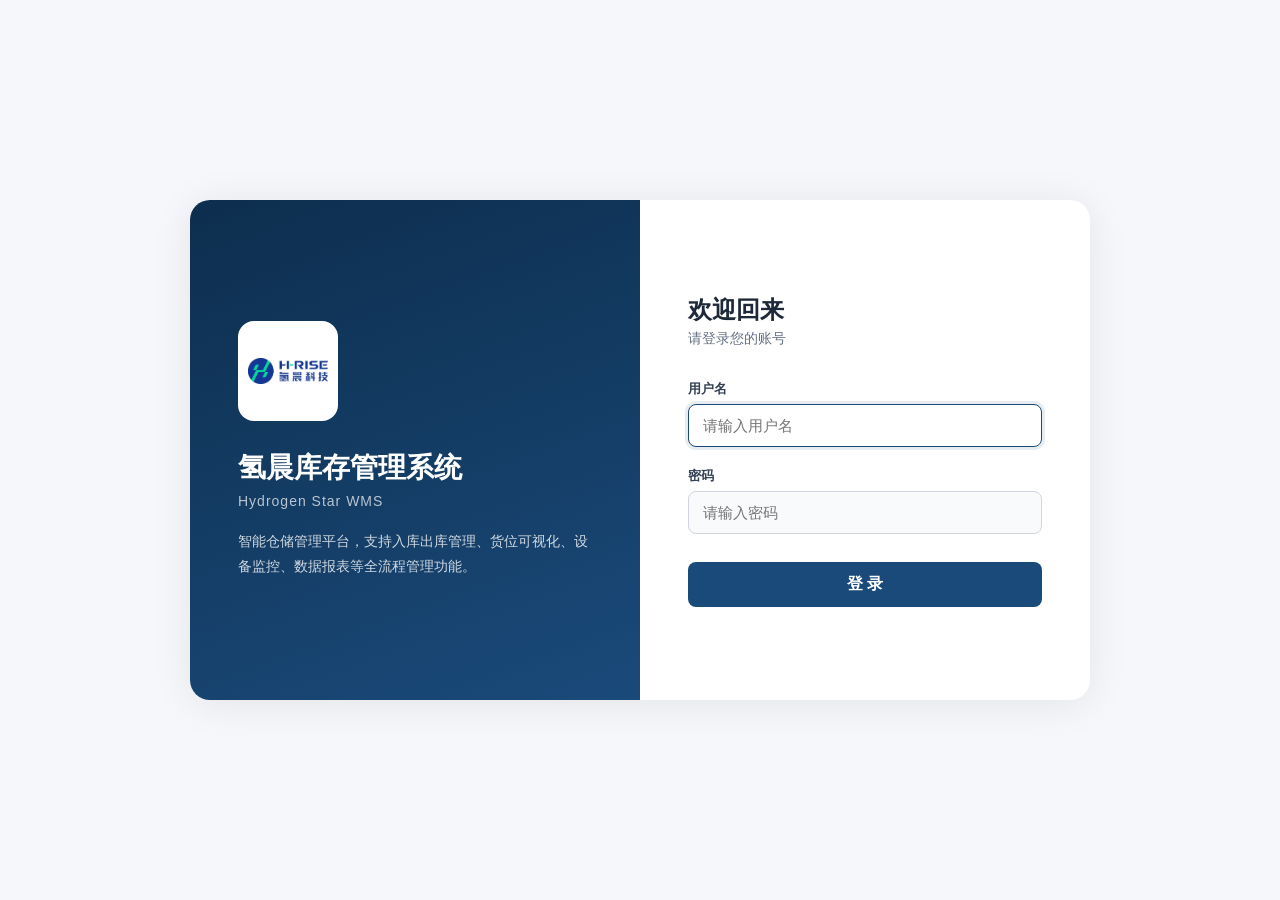
<file: LongShenStorageWeb/devcontrol.html>
<!DOCTYPE html>
<html lang="zh-CN">
<head>
<meta charset="UTF-8"><meta name="viewport" content="width=device-width, initial-scale=1.0">
<title>氢晨库存管理系统 - 设备调用</title>
<link rel="stylesheet" href="css/style.css"><script src="js/shared.js"></script>
</head>
<body>
<div class="sidebar">
  <div class="sidebar-logo"><div class="logo-icon" style="background:transparent;width:auto;height:auto;font-size:22px">🏭</div><div class="logo-text">氢晨科技<small>库存管理系统</small></div></div>
  <nav class="sidebar-nav">
    <a class="nav-item" data-page="dashboard" href="index.html"><span class="nav-icon">📊</span>仪表盘</a>
    <a class="nav-item perm-write" data-page="inbound" href="inbound.html"><span class="nav-icon">📥</span>入库管理</a>
    <a class="nav-item perm-write" data-page="outbound" href="outbound.html"><span class="nav-icon">📤</span>出库管理</a>
    <a class="nav-item" data-page="slots" href="slots.html"><span class="nav-icon">🗄️</span>货位管理</a>
    <a class="nav-item" data-page="ledger" href="ledger.html"><span class="nav-icon">📋</span>台账查询</a>
    <a class="nav-item" data-page="report" href="report.html"><span class="nav-icon">📈</span>报表统计</a>
    <a class="nav-item perm-write" data-page="alert" href="alert.html"><span class="nav-icon">⚠️</span>库存预警</a>
    <a class="nav-item" data-page="devmonitor" href="devmonitor.html"><span class="nav-icon">📡</span>设备监控</a>
    <a class="nav-item perm-write active" data-page="devcontrol" href="devcontrol.html"><span class="nav-icon">🎮</span>设备调用</a>
    <a class="nav-item perm-admin" data-page="users" href="users.html"><span class="nav-icon">👥</span>用户管理</a>
    <a class="nav-item perm-admin" data-page="roles" href="roles.html"><span class="nav-icon">🔐</span>角色权限</a>
  </nav>
  <div class="sidebar-footer"><div class="user-info"><div class="user-avatar" id="sidebarAvatar">U</div><div><div class="user-name" id="sidebarUserName">-</div><div class="user-role" id="sidebarUserRole">-</div></div></div><button class="logout-btn" onclick="logout()">退出登录</button></div>
</div>
<div class="main">
  <div class="topbar"><div class="topbar-title" id="pageTitle">设备调用</div><div class="topbar-right"><span class="topbar-clock" id="topbarClock"></span><span class="topbar-divider">|</span><span class="topbar-status" id="headerStatus">-</span><img src="logo.jpg" alt="氢晨" class="topbar-logo"></div></div>
  <div class="content">

    <div class="card"><div class="card-header">🎮 设备指令 <span style="font-weight:normal;font-size:12px;color:var(--text-secondary)">写入D区寄存器</span></div>
      <div class="card-body">
        <div style="padding:12px;background:#fef3e8;border-radius:6px;font-size:13px;color:#b06823;margin-bottom:16px">⚠️ 设置目标货位参数后点击"发送指令"。</div>
        <div style="display:grid;grid-template-columns:1fr 1fr;gap:16px;margin-bottom:16px">
          <div style="padding:16px;background:#f0f4f8;border-radius:8px">
            <div style="font-size:13px;font-weight:bold;margin-bottom:8px">🎯 目标货位</div>
            <div class="form-group" style="margin-bottom:6px"><label style="font-size:12px">设备序号</label><input type="number" id="cmdDeviceNo" value="1" min="1"></div>
            <div class="form-group" style="margin-bottom:6px"><label style="font-size:12px">动作标志</label><input type="number" id="cmdActionFlag" value="1" min="0" max="65535"></div>
            <div class="form-group" style="margin-bottom:6px"><label style="font-size:12px">排</label><input type="number" id="cmdFromRow" value="1" min="1" max="2"></div>
            <div class="form-group" style="margin-bottom:6px"><label style="font-size:12px">列</label><input type="number" id="cmdFromCol" value="1" min="1" max="4"></div>
            <div class="form-group"><label style="font-size:12px">层</label><input type="number" id="cmdFromLevel" value="1" min="1" max="8"></div>
          </div>
          <div style="padding:16px;background:#f0f4f8;border-radius:8px">
            <div style="font-size:13px;font-weight:bold;margin-bottom:8px">⚙️ 信息</div>
            <div style="font-size:12px;color:var(--text-secondary);margin-top:8px"><p>不分出入库，只需设置目标位置。</p><p style="margin-top:8px">指令将写入：</p><p>D2022 = 设备序号</p><p>D2023 = 动作标志</p><p>D2024~2026 = 排/列/层</p></div>
          </div>
        </div>
        <div class="btn-group"><button class="btn btn-primary" onclick="sendDeviceCommand()">🚀 发送指令</button><button class="btn" onclick="loadDeviceRegisters()">🔄 刷新写入区</button></div>
        <div id="cmdResult" style="margin-top:12px;padding:12px;background:#f8f9fc;border-radius:6px;font-size:13px;display:none"></div>
      </div>
    </div>

    <div class="card"><div class="card-header">🔧 PLC复位</div>
      <div class="card-body">
        <p style="font-size:13px;color:var(--text-secondary);margin-bottom:12px">当立库处于故障状态(4009=3)时，可发送复位指令清除故障。</p>
        <button class="btn btn-warning" onclick="resetPlc(this)">🔧 执行PLC复位</button>
        <div class="reset-result" style="margin-top:8px;font-size:13px;display:none"></div>
      </div>
    </div>

    <div class="card"><div class="card-header">📝 写入寄存器</div>
      <div class="card-body"><div style="display:grid;grid-template-columns:repeat(auto-fill,minmax(180px,1fr));gap:10px" id="writeRegisters"></div></div>
    </div>

  </div>
</div>
<script>
initPage('devcontrol', '设备调用');
loadDeviceRegisters();

async function loadDeviceRegisters() {
    try {
        const defs = await api('/device/write-defs');
        const regs = defs.registers || [];
        const current = await api('/device/monitor');
        const cmd = current.command || {};
        document.getElementById('writeRegisters').innerHTML = regs.map(r => {
            const val = cmd[({2022:'deviceNo',2023:'actionFlag',2024:'row',2025:'col',2026:'level'})[r.address]] ?? 0;
            return '<div style="padding:8px;background:#f9fafb;border-radius:6px;border:1px solid var(--border)"><div style="font-size:11px;color:var(--text-secondary)">D' + r.address + ' ' + r.name + '</div><input type="number" id="reg_' + r.address + '" value="' + val + '" min="0" max="65535" style="width:100%;padding:4px 8px;margin-top:4px;border:1px solid var(--border);border-radius:4px;font-size:13px"><div style="font-size:10px;color:var(--text-secondary);margin-top:2px">' + r.description + '</div></div>';
        }).join('');
    } catch(e) { toast('加载寄存器定义失败', 'error'); }
}
async function sendDeviceCommand() {
    const cmd = {
        deviceNo: parseInt(document.getElementById('cmdDeviceNo').value) || 1,
        actionFlag: parseInt(document.getElementById('cmdActionFlag').value) || 1,
        fromRow: parseInt(document.getElementById('cmdFromRow').value) || 1,
        fromCol: parseInt(document.getElementById('cmdFromCol').value) || 1,
        fromLevel: parseInt(document.getElementById('cmdFromLevel').value) || 1
    };
    try {
        const result = await api('/device/command', { method: 'POST', body: JSON.stringify(cmd) });
        const el = document.getElementById('cmdResult');
        el.style.display = 'block';
        el.innerHTML = '<div style="color:var(--success);font-weight:bold">✅ ' + result.message + '</div>';
    } catch(e) {
        const el = document.getElementById('cmdResult');
        el.style.display = 'block';
        el.innerHTML = '<div style="color:var(--danger)">❌ 指令发送失败: ' + e.message + '</div>';
    }
}
async function resetPlc(btn) {
    if (!confirm('⚠️ 确定要执行PLC复位吗？')) return;
    btn.disabled = true; btn.textContent = '⏳ 复位中...';
    const el = btn.parentElement.querySelector('.reset-result');
    if (el) { el.style.display = 'block'; el.innerHTML = '<span style="color:#667085">⏳ 查询PLC状态...</span>'; }
    try { const resp = await api('/device/reset', { method: 'POST' }); if (el) el.innerHTML = resp.success ? '<span style="color:var(--success);font-weight:bold">✅ ' + resp.message + '</span>' : '<span style="color:var(--warning);font-weight:bold">⚠️ ' + resp.message + '</span>'; toast(resp.success ? '✅ 复位成功' : '⚠️ ' + resp.message); } catch(e) { if (el) el.innerHTML = '<span style="color:var(--danger)">❌ 复位失败: ' + e.message + '</span>'; toast('❌ 复位失败', 'error'); }
    btn.disabled = false; btn.textContent = '🔧 执行PLC复位';
}
</script>
</body>
</html>
</file>
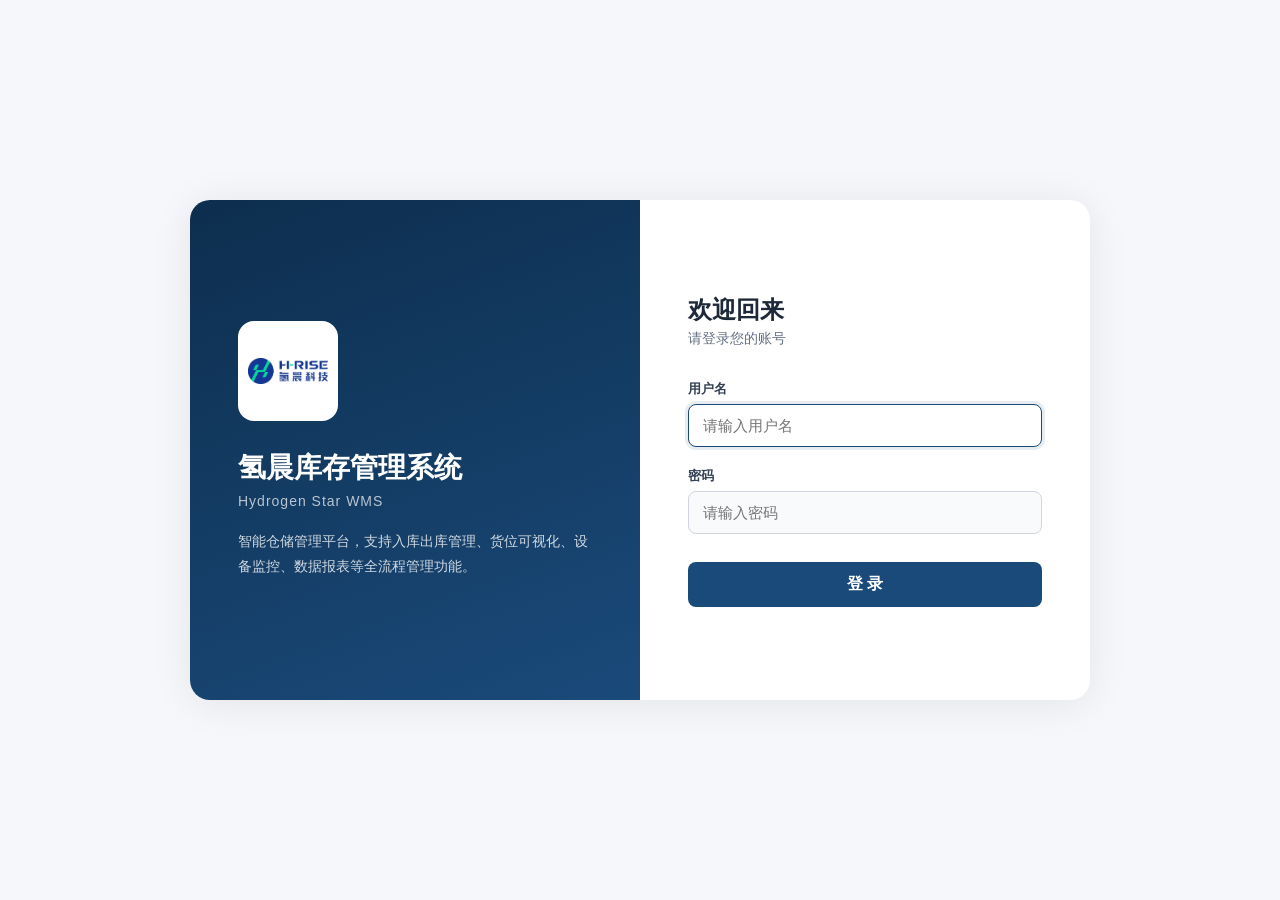
<file: LongShenStorageWeb/inbound.html>
﻿<!DOCTYPE html>
<html lang="zh-CN">
<head>
<meta charset="UTF-8">
<meta name="viewport" content="width=device-width, initial-scale=1.0">
<title>氢晨库存管理系统 - 入库管理</title>
<link rel="stylesheet" href="css/style.css">
<script src="js/shared.js"></script>
</head>
<body>

<div class="sidebar">
  <div class="sidebar-logo">
    <div class="logo-icon" style="background:transparent;width:auto;height:auto;font-size:22px">🏭</div>
    <div class="logo-text">氢晨科技<small>库存管理系统</small></div>
  </div>
  <nav class="sidebar-nav">
    <a class="nav-item" data-page="dashboard" href="index.html"><span class="nav-icon">📊</span>仪表盘</a>
    <a class="nav-item perm-write active" data-page="inbound" href="inbound.html"><span class="nav-icon">📥</span>入库管理</a>
    <a class="nav-item perm-write" data-page="outbound" href="outbound.html"><span class="nav-icon">📤</span>出库管理</a>
    <a class="nav-item" data-page="slots" href="slots.html"><span class="nav-icon">🗄️</span>货位管理</a>
    <a class="nav-item" data-page="ledger" href="ledger.html"><span class="nav-icon">📋</span>台账查询</a>
    <a class="nav-item" data-page="report" href="report.html"><span class="nav-icon">📈</span>报表统计</a>
    <a class="nav-item perm-write" data-page="alert" href="alert.html"><span class="nav-icon">⚠️</span>库存预警</a>
    <a class="nav-item" data-page="devmonitor" href="devmonitor.html"><span class="nav-icon">📡</span>设备监控</a>
    <a class="nav-item perm-write" data-page="devcontrol" href="devcontrol.html"><span class="nav-icon">🎮</span>设备调用</a>
    <a class="nav-item perm-admin" data-page="users" href="users.html"><span class="nav-icon">👥</span>用户管理</a>
    <a class="nav-item perm-admin" data-page="roles" href="roles.html"><span class="nav-icon">🔐</span>角色权限</a>
  </nav>
  <div class="sidebar-footer">
    <div class="user-info">
      <div class="user-avatar" id="sidebarAvatar">U</div>
      <div><div class="user-name" id="sidebarUserName">未登录</div><div class="user-role" id="sidebarUserRole">-</div></div>
    </div>
    <button class="logout-btn" onclick="logout()">退出登录</button>
  </div>
</div>

<div class="main">
  <div class="topbar">
    <div class="topbar-title" id="pageTitle">入库管理</div>
    <div class="topbar-right">
      <span class="topbar-clock" id="topbarClock"></span>
      <span class="topbar-divider">|</span>
      <span class="topbar-status" id="headerStatus">-</span>
      <img src="logo.jpg" alt="氢晨" class="topbar-logo">
    </div>
  </div>
  <div class="content">
    <div class="card"><div class="card-header">📥 入库信息录入</div>
      <div class="card-body">
        <div class="form-grid">
          <div class="form-group"><label>托盘号</label><input id="inPallet" list="dlPallet" placeholder="001-063" oninput="formatPalletInput(this)" onfocus="this.select()" autofocus></div>
          <div class="form-group"><label>工装号</label><input id="inTooling" list="dlTooling" placeholder="自行输入"></div>
          <div class="form-group"><label>项目号</label><input id="inProject" list="dlProject" placeholder="自行输入"></div>
          <div class="form-group"><label>型号</label><input id="inModel" list="dlModel" placeholder="字母+数字"></div>
          <div class="form-group"><label>工单号</label><input id="inWorkOrder" list="dlWorkOrder" placeholder="批次入库保留"></div>
          <div class="form-group"><label>电解槽编号</label><input id="inCellNumber" list="dlCellNumber" placeholder="批次入库保留"></div>
          <div class="form-group"><label>组件节数</label><input type="number" id="inComponentSections" list="dlComponentSections" min="1" max="20" value="1"></div>
          <div class="form-group"><label>客户名称</label><input id="inCustomer" list="dlCustomer" placeholder="自行输入"></div>
          <div class="form-group"><label>操作人员</label><input id="inOperator" readonly style="background:#f5f5f5;cursor:not-allowed"></div>
          <div class="form-group full"><label>备注</label><textarea id="inNotes"></textarea></div>
        </div>
        <datalist id="dlPallet"></datalist><datalist id="dlTooling"></datalist><datalist id="dlProject"></datalist><datalist id="dlModel"></datalist><datalist id="dlCustomer"></datalist><datalist id="dlWorkOrder"></datalist><datalist id="dlCellNumber"></datalist><datalist id="dlComponentSections"></datalist>
        <div class="btn-group">
          <button class="btn btn-primary" onclick="handleInbound()">📥 入库确认</button>
          <button class="btn" onclick="clearInbound()">🗑️ 清空</button>
          <button class="btn btn-warning" onclick="resetPlc(this)">🔧 执行PLC复位</button>
          <div class="reset-result" style="margin-top:8px;font-size:13px;display:none;width:100%"></div>
        </div>
      </div>
    </div>

    <div class="card"><div class="card-header">⚠️ 入库故障任务</div>
      <div class="card-body">
        <div class="table-wrap" style="max-height:200px">
          <table class="data-table"><thead><tr><th>时间</th><th>托盘号</th><th>工装号</th><th>型号</th><th>货位</th><th>原因</th><th>状态</th><th>操作</th></tr></thead>
            <tbody id="inboundFaultBody"></tbody>
          </table>
        </div>
      </div>
    </div>

    <div class="card"><div class="card-header">📋 最近入库</div>
      <div class="card-body"><div class="table-wrap"><table class="data-table"><thead><tr><th>时间</th><th>托盘号</th><th>操作人</th><th>货位</th></tr></thead><tbody id="inboundRecentBody"></tbody></table></div></div>
    </div>

  </div>
</div>

<!-- 弹窗 -->
<div class="modal-overlay hidden" id="plcTaskModal">
  <div class="modal-box" style="max-width:560px">
    <div class="modal-header">
      <span id="plcTaskTitle">📡 PLC任务执行中</span>
      <span style="color:#999;font-size:18px">⏳</span>
    </div>
    <div class="modal-body">
      <div style="margin-bottom:12px"><div class="progress-bar-bg"><div class="progress-bar-fill" id="plcTaskProgress" style="width:0%"></div></div></div>
      <div id="plcTaskSteps" style="max-height:300px;overflow-y:auto;font-size:13px;line-height:1.8"></div>
      <div style="margin-top:12px;border-top:1px solid #e8ecf0;padding-top:10px">
        <div style="font-size:11px;color:#98a2b3;font-weight:bold">📋 通信日志</div>
        <div id="plcTaskLogs" style="font-size:11px;color:#667085;max-height:150px;overflow-y:auto;font-family:Consolas,monospace;background:#f5f7fa;padding:8px;border-radius:4px;margin-top:4px;line-height:1.5"></div>
      </div>
    </div>
    <div class="modal-footer" id="plcTaskFooter">
      <button class="btn btn-primary hidden" id="plcTaskCloseBtn" onclick="closePlcTaskModal()">✅ 关闭</button>
    </div>
  </div>
</div>

<div class="modal-overlay hidden" id="faultModal">
  <div class="modal-box" style="max-width:500px">
    <div class="modal-header">
      <span>⚠️ 故障任务处理</span>
      <a href="javascript:closeFaultModal()" style="text-decoration:none;color:#999;font-size:18px">✕</a>
    </div>
    <div class="modal-body">
      <div style="margin-bottom:16px;padding:12px;background:#fff8f0;border-radius:6px;border:1px solid #ffe0b2">
        <div style="font-size:13px;color:#b76e00;margin-bottom:4px" id="faultInfo"></div>
      </div>
      <div id="faultActions" style="display:flex;gap:12px;flex-direction:column"></div>
    </div>
    <div class="modal-footer">
      <button class="btn" onclick="closeFaultModal()">关闭</button>
    </div>
  </div>
</div>

<script>
initPage('inbound', '入库管理');
let lastWorkOrder = '', lastCellNumber = '';

loadInboundRecent();
loadFaultTasks();
loadDropdowns();
loadLastInbound();
onPageActivate(function () { loadFaultTasks(); loadInboundRecent(); });
if (currentUser) document.getElementById('inOperator').value = currentUser.displayName || '';

function clearInbound() {
    ['inPallet','inTooling','inProject','inModel','inCustomer','inWorkOrder','inCellNumber','inNotes'].forEach(id => {
        const el = document.getElementById(id); if (el) el.value = '';
    });
    document.getElementById('inComponentSections').value = '1';
    if (currentUser) document.getElementById('inOperator').value = currentUser.displayName || '';
}

function normalizePalletNumber(value) {
    const digits = String(value || '').replace(/\D/g, '');
    return (digits.length > 3 ? digits.slice(-3) : digits).padStart(3, '0');
}

async function handleInbound() {
    const operator = document.getElementById('inOperator').value.trim();
    if (!operator) { toast('请先登录', 'error'); return; }
    const palletNumber = document.getElementById('inPallet').value.trim();
    if (!palletNumber) { toast('请输入托盘号', 'error'); return; }

    // 托盘号查重：必须在发起任何PLC动作前拦截，重复托盘直接拒绝
    let state;
    try {
        state = await api('/appstate');
    } catch (e) {
        toast('❌ 读取库存失败: ' + e.message, 'error');
        return;
    }
    const palletKey = normalizePalletNumber(palletNumber);
    const dupPallet = (state.inventory || []).find(i => normalizePalletNumber(i.palletNumber) === palletKey);
    if (dupPallet) {
        toast('❌ 托盘 ' + palletNumber + ' 已在库中（货位 ' + (dupPallet.slotCode || '-') + '），无法重复入库', 'error');
        return;
    }

    // 检查是否存在未处理的故障任务，有则先处理故障再执行
    const faults = await api('/faulttasks').catch(() => []);
    const pendingFaults = faults.filter(f => f.status === 'Pending');
    if (pendingFaults.length > 0) {
        toast('❌ 存在 ' + pendingFaults.length + ' 个未处理的故障任务，请先处理故障任务', 'error');
        return;
    }
    showPlcTaskModal('📥 入库任务执行中');
    addPlcStep(1, '查询PLC状态', '', 'active');
    try {
        const monitor = await api('/device/monitor');
        const status = monitor.status?.state || 0;
        const statusText = { 1: '空闲中', 2: '运行中', 3: '故障中', 4: '暂停中' };
        if (status !== 1) {
            updatePlcStep(1, '立库状态: ' + (statusText[status] || status) + '，无法入库', 'error');
            toast('❌ 立库状态异常，无法入库', 'error');
            document.getElementById('plcTaskCloseBtn').classList.remove('hidden');
            return;
        }
        updatePlcStep(1, '立库空闲中 ✅', 'done');
        addPlcStep(2, '查询推荐货位', '', 'active');
        const numMatch = palletNumber.match(/\d+/);
        let targetSlot = null;
        if (numMatch) {
            const palletNum = parseInt(numMatch[0]);
            targetSlot = state.slots.find(s => s.internalNumber === palletNum && !s.isOccupied && s.isEnabled !== false);
        }
        if (!targetSlot) targetSlot = state.slots.find(s => !s.isOccupied && s.isEnabled !== false);
        if (!targetSlot) {
            updatePlcStep(2, '无空闲货位', 'error');
            toast('❌ 无空闲货位', 'error'); document.getElementById('plcTaskCloseBtn').classList.remove('hidden'); return;
        }
        updatePlcStep(2, '推荐货位: ' + targetSlot.slotCode, 'done');
        addPlcStep(3, '发送PLC指令', '', 'active');
        const taskPayload = {
            palletNumber, operatorName: operator,
            toolingNumber: document.getElementById('inTooling').value.trim() || null,
            projectNumber: document.getElementById('inProject').value.trim() || null,
            modelType: document.getElementById('inModel').value.trim() || null,
            workOrder: document.getElementById('inWorkOrder').value.trim() || null,
            cellNumber: document.getElementById('inCellNumber').value.trim() || null,
            componentSections: parseInt(document.getElementById('inComponentSections').value) || 1,
            customerName: document.getElementById('inCustomer').value.trim() || null,
            notes: document.getElementById('inNotes').value.trim() || null,
            row: targetSlot.rowNumber, col: targetSlot.columnNumber, level: targetSlot.levelNumber
        };
        const resp = await api('/device/inbound-task', { method: 'POST', body: JSON.stringify(taskPayload) });
        if (resp.logs) resp.logs.forEach(l => addPlcLog(l));
        if (resp.steps) resp.steps.forEach((s, i) => {
            const status = (s.name.includes('中断') || s.name.includes('失败') || s.name.includes('异常')) ? 'error' : 'done';
            const n = i + 3;
            document.getElementById('plcStep_' + n) ? updatePlcStep(n, s.detail || s.name, status) : addPlcStep(n, s.name, s.detail || '', status);
        });
        if (resp.success) {
            document.getElementById('plcTaskTitle').textContent = '📥 入库任务结束';
            document.getElementById('plcTaskProgress').style.width = '100%';
            toast('✅ 入库成功', 'success');
            // 保留表单信息（除托盘号、工装号外），便于连续入库
            document.getElementById('inPallet').value = '';
            document.getElementById('inTooling').value = '';
            const palletInput = document.getElementById('inPallet');
            if (palletInput) palletInput.focus();
            loadInboundRecent();
        } else {
            document.getElementById('plcTaskTitle').textContent = '📥 入库任务结束';
            document.getElementById('plcTaskProgress').style.width = '100%';
            document.getElementById('plcTaskProgress').style.background = 'var(--danger)';
            toast('❌ ' + (resp.error || '入库失败'), 'error');
            if (resp.faultSaved) loadFaultTasks();
        }
    } catch (e) {
        addPlcLog('[' + new Date().toLocaleTimeString() + '] ❌ 异常: ' + e.message);
        document.getElementById('plcTaskTitle').textContent = '📥 入库任务结束';
        toast('❌ 入库异常: ' + e.message, 'error');
    }
    document.getElementById('plcTaskCloseBtn').classList.remove('hidden');
}

async function loadInboundRecent() {
    try {
        const entries = await api('/ledgerentries');
        document.getElementById('inboundRecentBody').innerHTML = (entries.slice(0,15).map(e =>
            '<tr><td>' + formatTime(e.timestamp) + '</td><td>' + e.palletNumber + '</td><td>' + e.operatorName + '</td><td>' + e.slotCode + '</td></tr>'
        ).join('')) || '<tr><td colspan="4" class="empty-state">暂无数据</td></tr>';
    } catch(e) {}
}

async function loadDropdowns() {
    try {
        const data = await api('/appstate/dropdowns');
        ['dlPallet','dlTooling','dlProject','dlModel','dlCustomer','dlWorkOrder','dlCellNumber'].forEach((id, i) => {
            const keys = ['palletNumbers','toolingNumbers','projectNumbers','modelTypes','customerNames','workOrders','cellNumbers'];
            document.getElementById(id).innerHTML = (data[keys[i]] || []).map(v => '<option value="' + v + '">').join('');
        });
        // 组件节数档位 1~20
        const dlComp = document.getElementById('dlComponentSections');
        if (dlComp) dlComp.innerHTML = Array.from({ length: 20 }, (_, i) => '<option value="' + (i + 1) + '">').join('');
    } catch (e) { console.warn('加载下拉选项失败:', e); }
}

// 页面打开时自动填入上次入库信息（除托盘号、工装号外）
async function loadLastInbound() {
    try {
        const entries = await api('/ledgerentries');
        const last = (entries || []).find(e => e.type === 0 || e.type === 'Inbound'); // 0=入库
        if (!last) return;
        if (last.projectNumber) document.getElementById('inProject').value = last.projectNumber;
        if (last.modelType) document.getElementById('inModel').value = last.modelType;
        if (last.workOrder) document.getElementById('inWorkOrder').value = last.workOrder;
        if (last.cellNumber) document.getElementById('inCellNumber').value = last.cellNumber;
        if (last.componentSections) document.getElementById('inComponentSections').value = last.componentSections;
        if (last.customerName) document.getElementById('inCustomer').value = last.customerName;
    } catch (e) { /* 忽略 */ }
}

function showPlcTaskModal(title) {
    document.getElementById('plcTaskTitle').textContent = title;
    document.getElementById('plcTaskProgress').style.width = '0%';
    document.getElementById('plcTaskSteps').innerHTML = '';
    document.getElementById('plcTaskLogs').innerHTML = '';
    document.getElementById('plcTaskCloseBtn').classList.add('hidden');
    document.getElementById('plcTaskModal').classList.remove('hidden');
}
function addPlcStep(stepNum, name, detail, status) {
    const icons = { done: '✅', active: '⏳', error: '❌', wait: '⏸️' };
    const classes = { done: 'plc-step-done', active: 'plc-step-active', error: 'plc-step-error', wait: 'plc-step-wait' };
    const container = document.getElementById('plcTaskSteps');
    const div = document.createElement('div');
    div.className = 'plc-step ' + (classes[status] || 'plc-step-wait');
    div.id = 'plcStep_' + stepNum;
    div.innerHTML = '<span class="plc-step-icon">' + (icons[status] || '⏸️') + '</span><span>' + name + (detail ? ' — ' + detail : '') + '</span>';
    container.appendChild(div);
    container.scrollTop = container.scrollHeight;
}
function updatePlcStep(stepNum, detail, status) {
    const icons = { done: '✅', active: '⏳', error: '❌', wait: '⏸️' };
    const classes = { done: 'plc-step-done', active: 'plc-step-active', error: 'plc-step-error', wait: 'plc-step-wait' };
    const el = document.getElementById('plcStep_' + stepNum);
    if (el) {
        el.className = 'plc-step ' + (classes[status] || 'plc-step-wait');
        el.innerHTML = '<span class="plc-step-icon">' + (icons[status] || '⏸️') + '</span><span>' + el.textContent.replace(/^[✅⏳❌⏸️]\s*/, '') + (detail ? ' — ' + detail : '') + '</span>';
    }
}
function addPlcLog(msg) {
    const container = document.getElementById('plcTaskLogs');
    container.innerHTML += '<div>' + msg + '</div>';
    container.scrollTop = container.scrollHeight;
}
function closePlcTaskModal() { document.getElementById('plcTaskModal').classList.add('hidden'); }
function closeFaultModal() { document.getElementById('faultModal').classList.add('hidden'); }

async function loadFaultTasks() {
    try {
        const tasks = await api('/faulttasks');
        const inboundTasks = tasks.filter(t => t.taskType === 'Inbound');
        const body = document.getElementById('inboundFaultBody');
        if (body) {
            body.innerHTML = inboundTasks.length === 0
                ? '<tr><td colspan="8" class="empty-state">暂无故障任务</td></tr>'
                : inboundTasks.map(t => {
                    const isPending = t.status === 'Pending';
                    var statusHtml = isPending ? '<span style="color:#d92d20;font-weight:bold">⚠️ 待处理</span>' : '<span style="color:#079455;font-weight:bold">✅ ' + t.resolveAction + '</span>';
                    var actionHtml = isPending ? '<button class="btn btn-sm btn-warning" onclick="showFaultModal(\'' + t.id + '\')">🔧 故障处理</button>' : '-';
                    return '<tr><td>' + formatTime(t.faultTime) + '</td><td>' + (t.palletNumber || '-') + '</td><td>' + (t.toolingNumber || '-') + '</td><td>' + (t.modelType || '-') + '</td><td>' + (t.slotCode || '-') + '</td><td style="color:#d92d20;font-size:12px">' + (t.faultReason || '-') + '</td><td>' + statusHtml + '</td><td>' + actionHtml + '</td></tr>';
                }).join('');
        }
    } catch(e) {}
}

async function showFaultModal(faultId) {
    const tasks = await api('/faulttasks');
    const task = tasks.find(t => t.id === faultId);
    if (!task) { toast('故障任务不存在', 'error'); return; }
    document.getElementById('faultInfo').innerHTML = '<strong>📥 入库故障</strong><br>时间: ' + formatTime(task.faultTime) + '<br>位置: ' + (task.slotCode || '-') + '<br>原因: ' + task.faultReason + '<br>托盘: ' + (task.palletNumber || '-') + ' | 工装: ' + (task.toolingNumber || '-');
    document.getElementById('faultActions').innerHTML =
        '<button class="btn btn-primary" onclick="if(confirm(\'确定已处理入库并保存库存数据？\'))resolveFault(\'' + faultId + '\', \'已处理入库\')" style="width:100%;padding:12px">✅ 已处理入库 — 保存库存数据</button>' +
        '<div style="margin-top:8px;border-top:1px solid #e8ecf0;padding-top:6px">' +
        '<span onclick="var x=this.nextElementSibling;x.style.display=x.style.display==\'none\'?\'block\':\'none\';this.textContent=this.textContent==\'▶\'?\'▼\':\'▶\'" style="cursor:pointer;font-size:12px;color:#98a2b3;user-select:none">▶ 危险操作</span>' +
        '<div style="display:none;margin-top:6px">' +
        '<button class="btn btn-outline" onclick="if(confirm(\'确定未处理入库并清除库存数据？\'))resolveFault(\'' + faultId + '\', \'未处理入库\')" style="width:100%;padding:12px">❌ 未处理入库 — 清除库存数据</button>' +
        '</div></div>';
    document.getElementById('faultModal').classList.remove('hidden');
}

async function resolveFault(faultId, action) {
    var operator = currentUser ? currentUser.displayName : '系统';
    try {
        await api('/faulttasks/resolve', {
            method: 'POST',
            body: JSON.stringify({ faultId: faultId, action: action, operatorName: operator })
        });
        toast('✅ 故障已处理: ' + action, 'success');
        closeFaultModal();
        await loadFaultTasks();
        loadInboundRecent();
    } catch(e) {
        toast('❌ 处理失败: ' + e.message, 'error');
    }
}

async function resetPlc(btn) {
    if (!confirm('⚠️ 确定要执行PLC复位吗？')) return;
    btn.disabled = true; btn.textContent = '⏳ 复位中...';
    const el = btn.parentElement.querySelector('.reset-result');
    if (el) { el.style.display = 'block'; el.innerHTML = '<span style="color:#667085">⏳ 查询PLC状态...</span>'; }
    try {
        const resp = await api('/device/reset', { method: 'POST' });
        if (resp.success) {
            if (el) el.innerHTML = '<span style="color:var(--success);font-weight:bold">✅ ' + resp.message + '</span>';
            toast('✅ 复位成功', 'success');
        } else {
            if (el) el.innerHTML = '<span style="color:var(--warning);font-weight:bold">⚠️ ' + resp.message + '</span>';
            toast('⚠️ ' + resp.message);
        }
    } catch(e) {
        if (el) el.innerHTML = '<span style="color:var(--danger)">❌ 复位失败: ' + e.message + '</span>';
        toast('❌ 复位失败: ' + e.message, 'error');
    }
    btn.disabled = false; btn.textContent = '🔧 执行PLC复位';
}
</script>
</body>
</html>
</file>
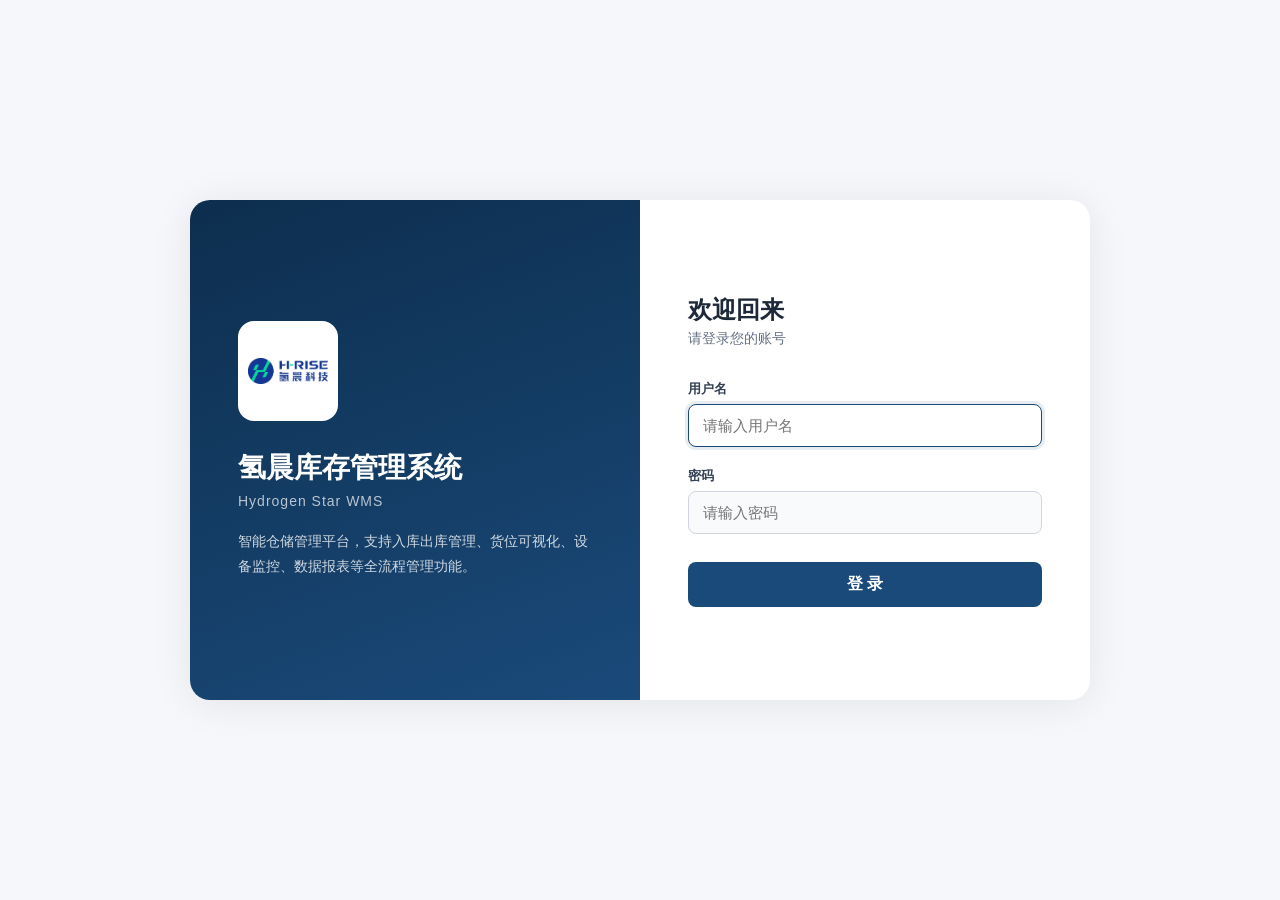
<file: LongShenStorageWeb/login.html>
<!DOCTYPE html>
<html lang="zh-CN">
<head>
<meta charset="UTF-8">
<meta name="viewport" content="width=device-width, initial-scale=1.0">
<title>氢晨库存管理系统 - 登录</title>
<style>
* { margin:0; padding:0; box-sizing:border-box; }
body {
    font-family: 'Microsoft YaHei UI', -apple-system, 'Segoe UI', sans-serif;
    background: #f5f7fa;
    min-height: 100vh;
    display: flex;
    align-items: center;
    justify-content: center;
}
.login-container {
    display: flex;
    align-items: center;
    background: white;
    border-radius: 20px;
    box-shadow: 0 4px 40px rgba(0,0,0,0.08);
    overflow: hidden;
    max-width: 900px;
    width: 100%;
    margin: 20px;
}
.login-left {
    flex: 1;
    padding: 60px 48px;
    background: linear-gradient(160deg, #0d2e4e 0%, #1a4a7a 100%);
    color: white;
    min-height: 500px;
    display: flex;
    flex-direction: column;
    justify-content: center;
}
.login-logo-area { width: 100px; height: 100px; margin-bottom: 28px; background: white; border-radius: 16px; display: flex; align-items: center; justify-content: center; overflow: hidden; }
.login-logo-img { width: 80px; height: 80px; object-fit: contain; }
.login-left-title { font-size: 28px; font-weight: bold; margin-bottom: 6px; }
.login-left-sub { font-size: 14px; opacity: 0.7; margin-bottom: 20px; letter-spacing: 1px; }
.login-left-desc { font-size: 14px; line-height: 1.8; opacity: 0.8; }
.login-right { flex: 1; padding: 60px 48px; display: flex; flex-direction: column; }
.login-card-title { font-size: 24px; font-weight: bold; color: #1d2939; margin-bottom: 4px; }
.login-card-sub { font-size: 14px; color: #667085; margin-bottom: 32px; }
.login-input-wrap { margin-bottom: 20px; }
.login-input-label { font-size: 13px; font-weight: 600; color: #344054; margin-bottom: 6px; }
.login-input-wrap input {
    width: 100%; padding: 12px 14px; font-size: 15px;
    border: 1px solid #d0d5dd; border-radius: 8px; outline: none;
    transition: border-color 0.2s; background: #f9fafb;
}
.login-input-wrap input:focus { border-color: #1a4a7a; background: white; box-shadow: 0 0 0 3px rgba(26,74,122,0.1); }
.login-action-btn {
    width: 100%; padding: 12px; font-size: 16px; font-weight: bold;
    background: #1a4a7a; color: white; border: none; border-radius: 8px;
    cursor: pointer; transition: background 0.2s; margin-top: 8px;
}
.login-action-btn:hover { background: #0d2e4e; }
.login-action-btn:disabled { opacity: 0.6; cursor: not-allowed; }
.error-msg { color: #d92d20; font-size: 13px; margin-top: 12px; text-align: center; display: none; }
@media (max-width: 768px) {
    .login-container { flex-direction: column; }
    .login-left { min-height: auto; padding: 40px 32px; }
    .login-right { padding: 40px 32px; }
}
</style>
</head>
<body>

<div class="login-container">
  <div class="login-left">
    <div class="login-logo-area">
      <img src="logo.jpg" alt="氢晨" class="login-logo-img">
    </div>
    <div class="login-left-title">氢晨库存管理系统</div>
    <div class="login-left-sub">Hydrogen Star WMS</div>
    <div class="login-left-desc">智能仓储管理平台，支持入库出库管理、货位可视化、设备监控、数据报表等全流程管理功能。</div>
  </div>
  <div class="login-right">
    <div class="login-card-title">欢迎回来</div>
    <div class="login-card-sub">请登录您的账号</div>
    <div class="login-input-wrap">
      <div class="login-input-label">用户名</div>
      <input type="text" id="loginUser" placeholder="请输入用户名" autofocus>
    </div>
    <div class="login-input-wrap">
      <div class="login-input-label">密码</div>
      <input type="password" id="loginPass" placeholder="请输入密码" onkeydown="if(event.key==='Enter')handleLogin()">
    </div>
    <button class="login-action-btn" id="loginBtn" onclick="handleLogin()">登 录</button>
    <div class="error-msg" id="loginError"></div>
  </div>
</div>

<script>
const API_BASE = 'http://localhost:5000/api';

async function handleLogin() {
    const username = document.getElementById('loginUser').value.trim();
    const password = document.getElementById('loginPass').value;
    const btn = document.getElementById('loginBtn');
    const errEl = document.getElementById('loginError');

    if (!username || !password) {
        errEl.textContent = '请输入用户名和密码';
        errEl.style.display = 'block';
        return;
    }

    errEl.style.display = 'none';
    btn.disabled = true;
    btn.textContent = '⏳ 登录中...';

    try {
        const resp = await fetch(API_BASE + '/auth/login', {
            method: 'POST',
            headers: { 'Content-Type': 'application/json' },
            body: JSON.stringify({ username, password })
        });
        if (!resp.ok) {
            const err = await resp.json().catch(() => ({}));
            throw new Error(err.error || '登录失败');
        }
        const data = await resp.json();
        localStorage.setItem('ls_token', data.token);
        localStorage.setItem('ls_user', JSON.stringify(data));
        window.location.href = 'index.html';
    } catch(e) {
        errEl.textContent = '登录失败: ' + e.message;
        errEl.style.display = 'block';
        btn.disabled = false;
        btn.textContent = '登 录';
    }
}
</script>
</body>
</html>
</file>
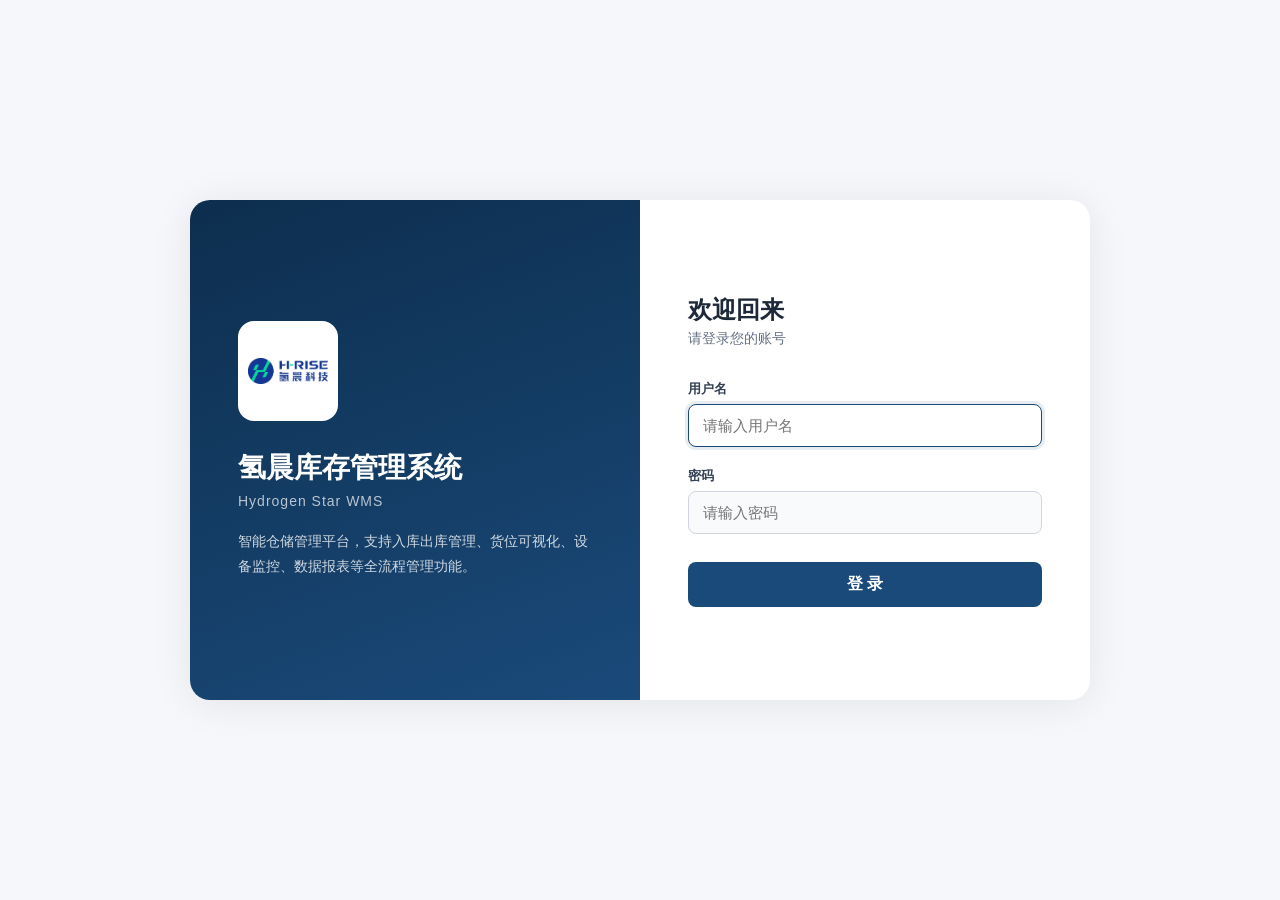
<file: LongShenStorageWeb/outbound.html>
<!DOCTYPE html>
<html lang="zh-CN">
<head>
<meta charset="UTF-8">
<meta name="viewport" content="width=device-width, initial-scale=1.0">
<title>氢晨库存管理系统 - 出库管理</title>
<link rel="stylesheet" href="css/style.css">
<script src="js/shared.js"></script>
</head>
<body>

<div class="sidebar">
  <div class="sidebar-logo">
    <div class="logo-icon" style="background:transparent;width:auto;height:auto;font-size:22px">🏭</div>
    <div class="logo-text">氢晨科技<small>库存管理系统</small></div>
  </div>
  <nav class="sidebar-nav">
    <a class="nav-item" data-page="dashboard" href="index.html"><span class="nav-icon">📊</span>仪表盘</a>
    <a class="nav-item perm-write" data-page="inbound" href="inbound.html"><span class="nav-icon">📥</span>入库管理</a>
    <a class="nav-item perm-write active" data-page="outbound" href="outbound.html"><span class="nav-icon">📤</span>出库管理</a>
    <a class="nav-item" data-page="slots" href="slots.html"><span class="nav-icon">🗄️</span>货位管理</a>
    <a class="nav-item" data-page="ledger" href="ledger.html"><span class="nav-icon">📋</span>台账查询</a>
    <a class="nav-item" data-page="report" href="report.html"><span class="nav-icon">📈</span>报表统计</a>
    <a class="nav-item perm-write" data-page="alert" href="alert.html"><span class="nav-icon">⚠️</span>库存预警</a>
    <a class="nav-item" data-page="devmonitor" href="devmonitor.html"><span class="nav-icon">📡</span>设备监控</a>
    <a class="nav-item perm-write" data-page="devcontrol" href="devcontrol.html"><span class="nav-icon">🎮</span>设备调用</a>
    <a class="nav-item perm-admin" data-page="users" href="users.html"><span class="nav-icon">👥</span>用户管理</a>
    <a class="nav-item perm-admin" data-page="roles" href="roles.html"><span class="nav-icon">🔐</span>角色权限</a>
  </nav>
  <div class="sidebar-footer">
    <div class="user-info">
      <div class="user-avatar" id="sidebarAvatar">U</div>
      <div><div class="user-name" id="sidebarUserName">未登录</div><div class="user-role" id="sidebarUserRole">-</div></div>
    </div>
    <button class="logout-btn" onclick="logout()">退出登录</button>
  </div>
</div>

<div class="main">
  <div class="topbar">
    <div class="topbar-title" id="pageTitle">出库管理</div>
    <div class="topbar-right">
      <span class="topbar-clock" id="topbarClock"></span>
      <span class="topbar-divider">|</span>
      <span class="topbar-status" id="headerStatus">-</span>
      <img src="logo.jpg" alt="氢晨" class="topbar-logo">
    </div>
  </div>
  <div class="content">

    <div class="card"><div class="card-header">📤 在库清单 - 选择要出库的工件</div>
      <div class="card-body">
        <div style="display:flex;gap:12px;margin-bottom:12px;align-items:center;flex-wrap:wrap">
          <input type="text" id="outSearch" placeholder="🔍 搜索托盘号、型号、货位号..." style="flex:1;min-width:200px;padding:8px 12px;font-size:14px;border:1px solid var(--border);border-radius:6px;outline:none" oninput="filterOutboundTable()">
          <select id="outFilterModel" style="padding:8px 12px;font-size:14px;border:1px solid var(--border);border-radius:6px;outline:none" onchange="filterOutboundTable()"><option value="">全部型号</option></select>
          <select id="outFilterProject" style="padding:8px 12px;font-size:14px;border:1px solid var(--border);border-radius:6px;outline:none" onchange="filterOutboundTable()"><option value="">全部项目</option></select>
          <button class="btn btn-primary" onclick="loadOutboundInventory()">🔄 刷新</button>
        </div>
        <div class="table-wrap" style="max-height:380px">
          <table class="data-table" id="outboundInventoryTable">
            <thead><tr><th style="width:40px">选择</th><th>托盘号</th><th>工装号</th><th>项目号</th><th>型号</th><th>工单号</th><th>货位</th><th>入库时间</th><th>操作人</th></tr></thead>
            <tbody id="outboundInventoryBody"></tbody>
          </table>
        </div>
      </div>
    </div>

    <div class="card" id="outboundSelectedCard">
      <div class="card-header">📤 出库确认 — <span id="outSelectedLabel">未选择工件</span></div>
      <div class="card-body">
        <div class="form-grid" style="grid-template-columns:1fr"><div class="form-group"><label>操作人员</label><input id="outOperator" readonly style="background:#f5f5f5;cursor:not-allowed"></div></div>
        <div class="btn-group">
          <button class="btn btn-danger" onclick="handleOutbound()">📤 执行出库</button>
          <button class="btn" onclick="cancelOutbound()">取消</button>
          <button class="btn btn-warning" onclick="resetPlc(this)">🔧 执行PLC复位</button>
          <div class="reset-result" style="margin-top:8px;font-size:13px;display:none;width:100%"></div>
        </div>
      </div>
    </div>

    <div class="card"><div class="card-header">⚠️ 出库故障任务</div>
      <div class="card-body">
        <div class="table-wrap" style="max-height:200px">
          <table class="data-table"><thead><tr><th>时间</th><th>记录ID</th><th>货位</th><th>原因</th><th>状态</th><th>操作</th></tr></thead>
            <tbody id="outboundFaultBody"></tbody>
          </table>
        </div>
      </div>
    </div>

    <div class="card"><div class="card-header">📋 出库台账</div>
      <div class="card-body"><div class="table-wrap"><table class="data-table"><thead><tr><th>时间</th><th>托盘号</th><th>操作人</th><th>说明</th></tr></thead><tbody id="outboundBody"></tbody></table></div></div>
    </div>

  </div>
</div>

<script>
initPage('outbound', '出库管理');
let selectedOutboundId = null;

loadOutboundInventory();
loadOutboundRecent();
loadFaultTasks();
onPageActivate(function () { loadOutboundRecent(); loadFaultTasks(); });

async function loadOutboundInventory() {
    try {
        const items = await api('/workpiecerecords');
        const models = [...new Set(items.map(r => r.modelType).filter(Boolean))];
        const projects = [...new Set(items.map(r => r.projectNumber).filter(Boolean))];
        document.getElementById('outFilterModel').innerHTML = '<option value="">全部型号</option>' + models.map(m => '<option value="' + m + '">' + m + '</option>').join('');
        document.getElementById('outFilterProject').innerHTML = '<option value="">全部项目</option>' + projects.map(p => '<option value="' + p + '">' + p + '</option>').join('');
        window._outboundInventory = items;
        renderOutboundTable(items);
    } catch(e) { toast('加载在库清单失败: ' + e.message, 'error'); }
}
function renderOutboundTable(items) {
    const tbody = document.getElementById('outboundInventoryBody');
    if (!items || items.length === 0) { tbody.innerHTML = '<tr><td colspan="9" class="empty-state">暂无在库工件</td></tr>'; return; }
    tbody.innerHTML = items.map(r => '<tr onclick="selectOutboundRow(\'' + r.id + '\')" id="outRow_' + r.id + '" style="cursor:pointer">' +
        '<td><input type="radio" name="outSelect" value="' + r.id + '" onclick="event.stopPropagation();selectOutboundRow(\'' + r.id + '\')"></td>' +
        '<td><strong>' + (r.palletNumber || '-') + '</strong></td><td>' + (r.toolingNumber || '-') + '</td><td>' + (r.projectNumber || '-') + '</td>' +
        '<td>' + (r.modelType || '-') + '</td><td>' + (r.workOrder || '-') + '</td><td>' + (r.slotCode || '-') + '</td>' +
        '<td>' + formatTime(r.inboundTime) + '</td><td>' + (r.lastOperator || '-') + '</td></tr>'
    ).join('');
}
function filterOutboundTable() {
    const keyword = document.getElementById('outSearch').value.toLowerCase().trim();
    const filterModel = document.getElementById('outFilterModel').value;
    const filterProject = document.getElementById('outFilterProject').value;
    const items = window._outboundInventory || [];
    const filtered = items.filter(r => {
        if (keyword && !r.palletNumber.toLowerCase().includes(keyword) && !r.modelType.toLowerCase().includes(keyword) && !r.slotCode.toLowerCase().includes(keyword) && !r.projectNumber.toLowerCase().includes(keyword) && !r.toolingNumber.toLowerCase().includes(keyword) && !r.workOrder.toLowerCase().includes(keyword)) return false;
        if (filterModel && r.modelType !== filterModel) return false;
        if (filterProject && r.projectNumber !== filterProject) return false;
        return true;
    });
    renderOutboundTable(filtered);
}
function selectOutboundRow(id) {
    selectedOutboundId = id;
    document.querySelectorAll('#outboundInventoryBody tr').forEach(r => r.style.background = '');
    const row = document.getElementById('outRow_' + id);
    if (row) { row.style.background = '#e8f0fe'; row.querySelector('input').checked = true; }
    const items = window._outboundInventory || [];
    const item = items.find(r => r.id === id);
    if (item) {
        document.getElementById('outSelectedLabel').textContent = item.palletNumber + ' | ' + (item.modelType || '-') + ' | ' + item.slotCode;
        document.getElementById('outOperator').value = currentUser?.displayName || '';
        document.getElementById('outboundSelectedCard').style.display = 'block';
    }
}
function cancelOutbound() {
    selectedOutboundId = null;
    document.getElementById('outSelectedLabel').textContent = '未选择工件';
    document.getElementById('outOperator').value = currentUser?.displayName || '';
    document.getElementById('outboundSelectedCard').style.display = 'none';
}
async function handleOutbound() {
    const recordId = selectedOutboundId;
    const operator = document.getElementById('outOperator').value.trim();
    if (!recordId || !operator) { toast('请选择工件并输入操作人员', 'error'); return; }
    const items = window._outboundInventory || [];
    const item = items.find(r => r.id === recordId);
    if (!item || !item.slotCode) { toast('未找到工件货位信息', 'error'); return; }
    const slotMatch = item.slotCode.match(/(\d+)排-(\d+)列-(\d+)层/);
    if (!slotMatch) { toast('货位编码解析失败', 'error'); return; }
    const row = parseInt(slotMatch[1]), col = parseInt(slotMatch[2]), level = parseInt(slotMatch[3]);
    // 检查是否存在未处理的故障任务，有则先处理故障再执行
    const faults = await api('/faulttasks').catch(() => []);
    const pendingFaults = faults.filter(f => f.status === 'Pending');
    if (pendingFaults.length > 0) {
        toast('❌ 存在 ' + pendingFaults.length + ' 个未处理的故障任务，请先处理故障任务', 'error');
        return;
    }
    showPlcTaskModal('📤 出库任务执行中');
    addPlcStep(1, '查询PLC状态', '', 'active');
    try {
        const monitor = await api('/device/monitor');
        const status = monitor.status?.state || 0;
        if (status !== 1) {
            updatePlcStep(1, '立库状态异常，无法出库', 'error');
            toast('❌ 立库状态异常', 'error');
            document.getElementById('plcTaskCloseBtn').classList.remove('hidden'); return;
        }
        updatePlcStep(1, '立库空闲中 ✅', 'done');
        addPlcStep(2, '发送出库指令', '位置: ' + row + '排/' + col + '列/' + level + '层', 'active');
        const resp = await api('/device/outbound-task', { method: 'POST', body: JSON.stringify({ recordId, operatorName: operator, row, col, level }) });
        if (resp.logs) resp.logs.forEach(l => addPlcLog(l));
        if (resp.steps) resp.steps.forEach((s, i) => {
            const status = (s.name.includes('中断') || s.name.includes('失败')) ? 'error' : 'done';
            const n = i + 2;
            document.getElementById('plcStep_' + n) ? updatePlcStep(n, s.detail || s.name, status) : addPlcStep(n, s.name, s.detail || '', status);
        });
        if (resp.success) {
            document.getElementById('plcTaskTitle').textContent = '📤 出库任务结束';
            document.getElementById('plcTaskProgress').style.width = '100%';
            toast('✅ 出库成功', 'success');
            document.getElementById('outboundSelectedCard').style.display = 'none';
            selectedOutboundId = null;
            loadOutboundInventory(); loadOutboundRecent();
        } else {
            document.getElementById('plcTaskTitle').textContent = '📤 出库任务结束';
            document.getElementById('plcTaskProgress').style.width = '100%';
            document.getElementById('plcTaskProgress').style.background = 'var(--danger)';
            toast('❌ ' + (resp.error || '出库失败'), 'error');
            if (resp.faultSaved) loadFaultTasks();
        }
    } catch(e) {
        addPlcLog('[' + new Date().toLocaleTimeString() + '] ❌ 异常: ' + e.message);
        document.getElementById('plcTaskTitle').textContent = '📤 出库任务结束';
        toast('❌ 出库异常: ' + e.message, 'error');
    }
    document.getElementById('plcTaskCloseBtn').classList.remove('hidden');
}
async function loadOutboundRecent() {
    try {
        const entries = await api('/ledgerentries');
        document.getElementById('outboundBody').innerHTML = (entries.filter(e => e.type === 1).slice(0,15).map(e =>
            '<tr><td>' + formatTime(e.timestamp) + '</td><td>' + e.palletNumber + '</td><td>' + e.operatorName + '</td><td>' + e.actionDescription + '</td></tr>'
        ).join('')) || '<tr><td colspan="4" class="empty-state">暂无数据</td></tr>';
    } catch(e) {}
}
async function loadFaultTasks() {
    try {
        const tasks = await api('/faulttasks');
        const outboundTasks = tasks.filter(t => t.taskType === 'Outbound');
        const body = document.getElementById('outboundFaultBody');
        if (body) {
            body.innerHTML = outboundTasks.length === 0
                ? '<tr><td colspan="6" class="empty-state">暂无故障任务</td></tr>'
                : outboundTasks.map(t => {
                    const isPending = t.status === 'Pending';
                    var statusHtml = isPending ? '<span style="color:#d92d20;font-weight:bold">⚠️ 待处理</span>' : '<span style="color:#079455;font-weight:bold">✅ ' + t.resolveAction + '</span>';
                    var actionHtml = isPending ? '<button class="btn btn-sm btn-warning" onclick="showOutFaultModal(\'' + t.id + '\')">🔧 故障处理</button>' : '-';
                    return '<tr><td>' + formatTime(t.faultTime) + '</td><td style="font-size:12px">' + (t.recordId ? t.recordId.substring(0,8) + '...' : '-') + '</td><td>' + (t.slotCode || '-') + '</td><td style="color:#d92d20;font-size:12px">' + (t.faultReason || '-') + '</td><td>' + statusHtml + '</td><td>' + actionHtml + '</td></tr>';
                }).join('');
        }
    } catch(e) {}
}

async function showOutFaultModal(faultId) {
    const tasks = await api('/faulttasks');
    const task = tasks.find(t => t.id === faultId);
    if (!task) { toast('故障任务不存在', 'error'); return; }
    document.getElementById('faultInfo').innerHTML = '<strong>📤 出库故障</strong><br>时间: ' + formatTime(task.faultTime) + '<br>位置: ' + (task.slotCode || '-') + '<br>原因: ' + task.faultReason + '<br>记录ID: ' + (task.recordId || '-');
    document.getElementById('faultActions').innerHTML =
        '<button class="btn btn-danger" onclick="if(confirm(\'确定已处理出库并清除库存数据？\'))resolveOutFault(\'' + faultId + '\', \'已处理出库\')" style="width:100%;padding:12px">✅ 已处理出库 — 清除库存数据</button>' +
        '<div style="margin-top:8px;border-top:1px solid #e8ecf0;padding-top:6px">' +
        '<span onclick="var x=this.nextElementSibling;x.style.display=x.style.display==\'none\'?\'block\':\'none\';this.textContent=this.textContent==\'▶\'?\'▼\':\'▶\'" style="cursor:pointer;font-size:12px;color:#98a2b3;user-select:none">▶ 危险操作</span>' +
        '<div style="display:none;margin-top:6px">' +
        '<button class="btn btn-outline" onclick="if(confirm(\'确定未处理出库并保留库存数据？\'))resolveOutFault(\'' + faultId + '\', \'未处理出库\')" style="width:100%;padding:12px">🔄 未处理出库 — 保留库存数据</button>' +
        '</div></div>';
    document.getElementById('faultModal').classList.remove('hidden');
}

async function resolveOutFault(faultId, action) {
    var operator = currentUser ? currentUser.displayName : '系统';
    try {
        await api('/faulttasks/resolve', {
            method: 'POST',
            body: JSON.stringify({ faultId: faultId, action: action, operatorName: operator })
        });
        toast('✅ 故障已处理: ' + action, 'success');
        closeFaultModal();
        await loadFaultTasks();
        loadOutboundInventory();
        loadOutboundRecent();
    } catch(e) {
        toast('❌ 处理失败: ' + e.message, 'error');
    }
}
async function resetPlc(btn) {
    if (!confirm('⚠️ 确定要执行PLC复位吗？')) return;
    btn.disabled = true; btn.textContent = '⏳ 复位中...';
    const el = btn.parentElement.querySelector('.reset-result');
    if (el) { el.style.display = 'block'; el.innerHTML = '<span style="color:#667085">⏳ 查询PLC状态...</span>'; }
    try {
        const resp = await api('/device/reset', { method: 'POST' });
        if (el) el.innerHTML = resp.success ? '<span style="color:var(--success);font-weight:bold">✅ ' + resp.message + '</span>' : '<span style="color:var(--warning);font-weight:bold">⚠️ ' + resp.message + '</span>';
        toast(resp.success ? '✅ 复位成功' : '⚠️ ' + resp.message);
    } catch(e) { if (el) el.innerHTML = '<span style="color:var(--danger)">❌ 复位失败: ' + e.message + '</span>'; toast('❌ 复位失败', 'error'); }
    btn.disabled = false; btn.textContent = '🔧 执行PLC复位';
}
</script>

<script>
function showPlcTaskModal(t) { document.getElementById('plcTaskTitle').textContent = t; document.getElementById('plcTaskProgress').style.width = '0%'; document.getElementById('plcTaskSteps').innerHTML = ''; document.getElementById('plcTaskLogs').innerHTML = ''; document.getElementById('plcTaskCloseBtn').classList.add('hidden'); document.getElementById('plcTaskModal').classList.remove('hidden'); }
function addPlcStep(n, name, detail, status) { const icons={done:'✅',active:'⏳',error:'❌',wait:'⏸️'},cls={done:'plc-step-done',active:'plc-step-active',error:'plc-step-error',wait:'plc-step-wait'}; const c=document.getElementById('plcTaskSteps'),d=document.createElement('div'); d.className='plc-step '+(cls[status]||'plc-step-wait'); d.id='plcStep_'+n; d.innerHTML='<span class="plc-step-icon">'+(icons[status]||'⏸️')+'</span><span>'+name+(detail?' — '+detail:'')+'</span>'; c.appendChild(d); c.scrollTop=c.scrollHeight; }
function updatePlcStep(n, detail, status) { const icons={done:'✅',active:'⏳',error:'❌',wait:'⏸️'},cls={done:'plc-step-done',active:'plc-step-active',error:'plc-step-error',wait:'plc-step-wait'}; const el=document.getElementById('plcStep_'+n); if(el){ el.className='plc-step '+(cls[status]||'plc-step-wait'); el.innerHTML='<span class="plc-step-icon">'+(icons[status]||'⏸️')+'</span><span>'+el.textContent.replace(/^[✅⏳❌⏸️]\s*/,'')+(detail?' — '+detail:'')+'</span>'; } }
function addPlcLog(msg) { const c=document.getElementById('plcTaskLogs'); c.innerHTML+='<div>'+msg+'</div>'; c.scrollTop=c.scrollHeight; }
function closePlcTaskModal() { document.getElementById('plcTaskModal').classList.add('hidden'); }
function closeFaultModal() { document.getElementById('faultModal').classList.add('hidden'); }
</script>

<!-- PLC任务进度弹窗 -->
<div class="modal-overlay hidden" id="plcTaskModal">
  <div class="modal-box" style="max-width:560px">
    <div class="modal-header">
      <span id="plcTaskTitle">📡 PLC任务执行中</span>
      <span style="color:#999;font-size:18px">⏳</span>
    </div>
    <div class="modal-body">
      <div style="margin-bottom:12px"><div class="progress-bar-bg"><div class="progress-bar-fill" id="plcTaskProgress" style="width:0%"></div></div></div>
      <div id="plcTaskSteps" style="max-height:300px;overflow-y:auto;font-size:13px;line-height:1.8"></div>
      <div style="margin-top:12px;border-top:1px solid #e8ecf0;padding-top:10px">
        <div style="font-size:11px;color:#98a2b3;font-weight:bold">📋 通信日志</div>
        <div id="plcTaskLogs" style="font-size:11px;color:#667085;max-height:150px;overflow-y:auto;font-family:Consolas,monospace;background:#f5f7fa;padding:8px;border-radius:4px;margin-top:4px;line-height:1.5"></div>
      </div>
    </div>
    <div class="modal-footer" id="plcTaskFooter">
      <button class="btn btn-primary hidden" id="plcTaskCloseBtn" onclick="closePlcTaskModal()">✅ 关闭</button>
    </div>
  </div>
</div>

<!-- 故障处理弹窗 -->
<div class="modal-overlay hidden" id="faultModal">
  <div class="modal-box" style="max-width:500px">
    <div class="modal-header">
      <span>⚠️ 故障任务处理</span>
      <a href="javascript:closeFaultModal()" style="text-decoration:none;color:#999;font-size:18px">✕</a>
    </div>
    <div class="modal-body">
      <div style="margin-bottom:16px;padding:12px;background:#fff8f0;border-radius:6px;border:1px solid #ffe0b2">
        <div style="font-size:13px;color:#b76e00;margin-bottom:4px" id="faultInfo"></div>
      </div>
      <div id="faultActions" style="display:flex;gap:12px;flex-direction:column"></div>
    </div>
    <div class="modal-footer">
      <button class="btn" onclick="closeFaultModal()">关闭</button>
    </div>
  </div>
</div>

<!-- PLC任务进度弹窗 -->
</body>
</html>
</file>
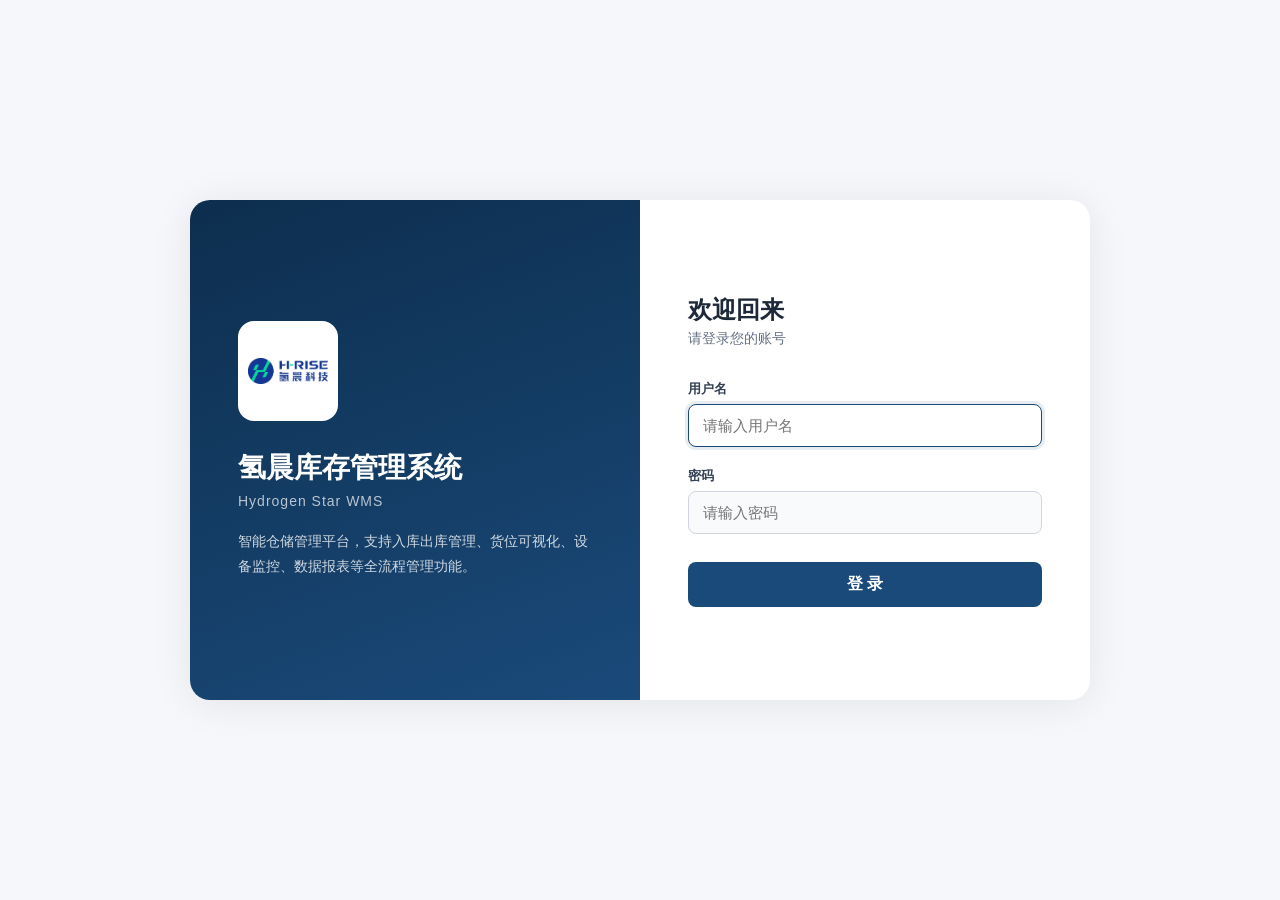
<file: LongShenStorageWeb/slots.html>
<!DOCTYPE html>
<html lang="zh-CN">
<head>
<meta charset="UTF-8">
<meta name="viewport" content="width=device-width, initial-scale=1.0">
<title>氢晨库存管理系统 - 货位管理</title>
<link rel="stylesheet" href="css/style.css">
<script src="js/shared.js"></script>
</head>
<body>

<div class="sidebar">
  <div class="sidebar-logo">
    <div class="logo-icon" style="background:transparent;width:auto;height:auto;font-size:22px">🏭</div>
    <div class="logo-text">氢晨科技<small>库存管理系统</small></div>
  </div>
  <nav class="sidebar-nav">
    <a class="nav-item" data-page="dashboard" href="index.html"><span class="nav-icon">📊</span>仪表盘</a>
    <a class="nav-item perm-write" data-page="inbound" href="inbound.html"><span class="nav-icon">📥</span>入库管理</a>
    <a class="nav-item perm-write" data-page="outbound" href="outbound.html"><span class="nav-icon">📤</span>出库管理</a>
    <a class="nav-item active" data-page="slots" href="slots.html"><span class="nav-icon">🗄️</span>货位管理</a>
    <a class="nav-item" data-page="ledger" href="ledger.html"><span class="nav-icon">📋</span>台账查询</a>
    <a class="nav-item" data-page="report" href="report.html"><span class="nav-icon">📈</span>报表统计</a>
    <a class="nav-item perm-write" data-page="alert" href="alert.html"><span class="nav-icon">⚠️</span>库存预警</a>
    <a class="nav-item" data-page="devmonitor" href="devmonitor.html"><span class="nav-icon">📡</span>设备监控</a>
    <a class="nav-item perm-write" data-page="devcontrol" href="devcontrol.html"><span class="nav-icon">🎮</span>设备调用</a>
    <a class="nav-item perm-admin" data-page="users" href="users.html"><span class="nav-icon">👥</span>用户管理</a>
    <a class="nav-item perm-admin" data-page="roles" href="roles.html"><span class="nav-icon">🔐</span>角色权限</a>
  </nav>
  <div class="sidebar-footer">
    <div class="user-info">
      <div class="user-avatar" id="sidebarAvatar">U</div>
      <div><div class="user-name" id="sidebarUserName">未登录</div><div class="user-role" id="sidebarUserRole">-</div></div>
    </div>
    <button class="logout-btn" onclick="logout()">退出登录</button>
  </div>
</div>

<div class="main">
  <div class="topbar">
    <div class="topbar-title" id="pageTitle">货位管理</div>
    <div class="topbar-right">
      <span class="topbar-clock" id="topbarClock"></span>
      <span class="topbar-divider">|</span>
      <span class="topbar-status" id="headerStatus">-</span>
      <img src="logo.jpg" alt="氢晨" class="topbar-logo">
    </div>
  </div>
  <div class="content">

    <div class="card"><div class="card-header">🗄️ 库位搜索与编辑</div>
      <div class="card-body">
        <div style="display:flex;gap:12px;margin-bottom:12px;align-items:center">
          <input type="text" id="slotSearch" placeholder="搜索货位号、内部编号、位置..." style="flex:1;padding:8px 12px;font-size:14px;border:1px solid var(--border);border-radius:6px;outline:none" oninput="filterSlotTable()">
          <select id="slotFilterStatus" style="padding:8px 12px;font-size:14px;border:1px solid var(--border);border-radius:6px;outline:none" onchange="filterSlotTable()"><option value="">全部状态</option><option value="free">空闲</option><option value="occupied">占用</option><option value="disabled">禁用</option></select>
          <button class="btn btn-primary" onclick="loadSlotPage()">🔄 刷新</button>
        </div>
        <div class="table-wrap" style="max-height:400px"><table class="data-table"><thead><tr><th>内部编号</th><th>货位号</th><th>状态</th><th>位置</th><th>启用</th><th>操作</th></tr></thead><tbody id="slotTableBody"></tbody></table></div>
      </div>
    </div>

    <div class="card"><div class="card-header">📦 在库工件</div>
      <div class="card-body"><div class="table-wrap" style="max-height:180px"><table class="data-table"><thead><tr><th>托盘号</th><th>型号</th><th>货位</th><th>入库时间</th></tr></thead><tbody id="slotInventoryBody"></tbody></table></div></div>
    </div>

  </div>
</div>

<!-- 弹窗 -->
<div class="modal-overlay hidden" id="slotDetailModal">
  <div class="modal-box" style="max-width:480px">
    <div class="modal-header"><span>📦 库位详情</span><a href="javascript:closeSlotDetail()" style="text-decoration:none;color:#999;font-size:18px">✕</a></div>
    <div class="modal-body" id="slotDetailBody"><div style="text-align:center;padding:20px;color:#98a2b3">加载中...</div></div>
  </div>
</div>
<div class="modal-overlay hidden" id="slotEditModal">
  <div class="modal-box" style="max-width:500px">
    <div class="modal-header"><span>✏️ 编辑库位</span><a href="javascript:closeSlotEdit()" style="text-decoration:none;color:#999;font-size:18px">✕</a></div>
    <div class="modal-body">
      <div style="text-align:center;margin-bottom:16px"><div style="font-size:20px;font-weight:bold;color:#1d2939" id="editSlotCode">-</div><div style="font-size:13px;color:#98a2b3;margin-top:4px" id="editSlotPosition">-</div></div>
      <div style="border-top:1px solid #e8ecf0;padding-top:16px">
        <div class="form-grid" style="grid-template-columns:1fr 1fr">
          <div class="form-group"><label>内部编号</label><input type="number" id="editInternalNumber" min="0" max="99"></div>
          <div class="form-group" style="justify-content:flex-end"><label style="display:flex;align-items:center;gap:8px;margin-top:18px"><input type="checkbox" id="editIsEnabled" checked style="width:18px;height:18px"> 启用库位</label></div>
        </div>
      </div>
      <div style="border-top:1px solid #e8ecf0;padding-top:14px;margin-top:14px">
        <div style="font-size:13px;font-weight:bold;color:#175cd3;margin-bottom:8px">📦 库位状态操作</div>
        <button class="btn btn-primary" id="occupySlotBtn" onclick="openOccupyModal()" style="width:100%">📦 占用库位 - 无货变有货</button>
        <div style="font-size:11px;color:#98a2b3;margin-top:4px">占用后该库位显示为"占用"，并可在出库管理中选择出库。</div>
      </div>
      <div style="border-top:1px solid #e8ecf0;padding-top:14px;margin-top:14px">
        <div style="font-size:13px;font-weight:bold;color:#d92d20;margin-bottom:8px">⚠️ 危险操作</div>
        <button class="btn btn-danger" onclick="abnormalReleaseSlot()" style="width:100%">🔓 异常释放 - 强制清空该库位的工件信息</button>
        <div style="font-size:11px;color:#98a2b3;margin-top:4px">异常释放会强制删除该库位上的工件记录并释放库位，请谨慎操作。</div>
      </div>
    </div>
    <div class="modal-footer"><button class="btn" onclick="closeSlotEdit()">取消</button><button class="btn btn-primary" onclick="saveSlotEdit()">💾 保存</button></div>
  </div>
</div>

<!-- 占用库位弹窗 -->
<div class="modal-overlay hidden" id="occupySlotModal">
  <div class="modal-box" style="max-width:520px">
    <div class="modal-header"><span>📦 占用库位</span><a href="javascript:closeOccupySlot()" style="text-decoration:none;color:#999;font-size:18px">✕</a></div>
    <div class="modal-body">
      <div style="text-align:center;margin-bottom:16px"><div style="font-size:20px;font-weight:bold;color:#1d2939" id="occupySlotCode">-</div><div style="font-size:13px;color:#98a2b3;margin-top:4px" id="occupySlotPosition">-</div></div>
      <div class="form-grid">
        <div class="form-group"><label>托盘号 *</label><input id="occupyPallet" readonly style="background:#f5f5f5;cursor:not-allowed"></div>
        <div class="form-group"><label>型号</label><input id="occupyModel" list="dlOccupyModel" placeholder="自行输入"></div>
        <div class="form-group"><label>工装号</label><input id="occupyTooling" list="dlOccupyTooling" placeholder="自行输入"></div>
        <div class="form-group"><label>项目号</label><input id="occupyProject" list="dlOccupyProject" placeholder="自行输入"></div>
        <div class="form-group"><label>工单号</label><input id="occupyWorkOrder" list="dlOccupyWorkOrder" placeholder="批次占用保留"></div>
        <div class="form-group"><label>客户名称</label><input id="occupyCustomer" list="dlOccupyCustomer" placeholder="自行输入"></div>
        <div class="form-group"><label>操作人员</label><input id="occupyOperator" readonly style="background:#f5f5f5;cursor:not-allowed"></div>
      </div>
      <datalist id="dlOccupyPallet"></datalist><datalist id="dlOccupyModel"></datalist><datalist id="dlOccupyTooling"></datalist><datalist id="dlOccupyProject"></datalist><datalist id="dlOccupyWorkOrder"></datalist><datalist id="dlOccupyCustomer"></datalist>
    </div>
    <div class="modal-footer"><button class="btn" onclick="closeOccupySlot()">取消</button><button class="btn btn-primary" onclick="confirmOccupySlot()">📦 确认占用</button></div>
  </div>
</div>

<script>
initPage('slots', '货位管理');
let editingSlotData = null;
loadSlotPage();
onPageActivate(loadSlotPage);

async function loadSlotPage() {
    try {
        const state = await api('/appstate');
        editingSlotData = state.slots;
        document.getElementById('slotTableBody').innerHTML = state.slots.map(s => {
            const isDisabled = s.isEnabled === false;
            const statusText = isDisabled ? '禁用' : (s.isOccupied ? '占用' : '空闲');
            const statusKey = isDisabled ? 'disabled' : (s.isOccupied ? 'occupied' : 'free');
            return '<tr data-status="' + statusKey + '"><td>' + String(s.internalNumber).padStart(3, '0') + '</td><td>' + s.slotCode + '</td><td><span class="badge ' + (isDisabled ? 'badge-viewer' : (s.isOccupied ? 'badge-inactive' : 'badge-active')) + '">' + statusText + '</span></td><td>' + s.rowNumber + '排/' + s.columnNumber + '列/' + s.levelNumber + '层</td><td>' + (isDisabled ? '❌' : '✅') + '</td><td><button class="btn btn-sm btn-primary" onclick="openSlotEdit(\'' + s.slotCode + '\')">✏️ 编辑</button></td></tr>';
        }).join('');
        document.getElementById('slotInventoryBody').innerHTML = (state.inventory.slice(0,20).map(r => '<tr><td>' + r.palletNumber + '</td><td>' + r.modelType + '</td><td>' + r.slotCode + '</td><td>' + formatTime(r.inboundTime) + '</td></tr>').join('')) || '<tr><td colspan="4" class="empty-state">暂无数据</td></tr>';
    } catch(e) { toast('加载失败', 'error'); }
}
function filterSlotTable() {
    const keyword = (document.getElementById('slotSearch').value || '').toLowerCase().trim();
    const statusFilter = document.getElementById('slotFilterStatus').value;
    document.querySelectorAll('#slotTableBody tr').forEach(tr => {
        const match = (!keyword || tr.textContent.toLowerCase().includes(keyword)) && (!statusFilter || tr.dataset.status === statusFilter);
        tr.style.display = match ? '' : 'none';
    });
}
function openSlotEdit(slotCode) {
    const slot = editingSlotData?.find(s => s.slotCode === slotCode);
    if (!slot) { toast('未找到库位数据', 'error'); return; }
    document.getElementById('editSlotCode').textContent = slot.slotCode;
    document.getElementById('editSlotPosition').textContent = slot.zone + ' · ' + slot.rowNumber + '排' + slot.columnNumber + '列' + slot.levelNumber + '层';
    document.getElementById('editInternalNumber').value = slot.internalNumber || 0;
    document.getElementById('editIsEnabled').checked = slot.isEnabled !== false;
    const occupyBtn = document.getElementById('occupySlotBtn');
    if (occupyBtn) occupyBtn.style.display = slot.isOccupied ? 'none' : 'block';
    document.getElementById('slotEditModal').classList.remove('hidden');
}
function closeSlotEdit() { document.getElementById('slotEditModal').classList.add('hidden'); }
function openOccupyModal() {
    const slot = editingSlotData?.find(s => s.slotCode === document.getElementById('editSlotCode').textContent);
    if (!slot) { toast('未找到库位数据', 'error'); return; }
    document.getElementById('occupySlotCode').textContent = slot.slotCode;
    document.getElementById('occupySlotPosition').textContent = slot.zone + ' · ' + slot.rowNumber + '排' + slot.columnNumber + '列' + slot.levelNumber + '层';
    document.getElementById('occupyPallet').value = String(slot.internalNumber || 0).padStart(3, '0');
    document.getElementById('occupyOperator').value = currentUser?.displayName || '';
    loadOccupyDropdowns();
    document.getElementById('occupySlotModal').classList.remove('hidden');
}
async function loadOccupyDropdowns() {
    try {
        const d = await api('/appstate/dropdowns');
        const map = { dlOccupyPallet: d.palletNumbers, dlOccupyModel: d.modelTypes, dlOccupyTooling: d.toolingNumbers, dlOccupyProject: d.projectNumbers, dlOccupyWorkOrder: d.workOrders, dlOccupyCustomer: d.customerNames };
        Object.keys(map).forEach(id => { const el = document.getElementById(id); if (el) el.innerHTML = (map[id] || []).map(v => '<option value="' + v + '">' + v + '</option>').join(''); });
    } catch(e) {}
}
function closeOccupySlot() { document.getElementById('occupySlotModal').classList.add('hidden'); }
async function confirmOccupySlot() {
    const slotCode = document.getElementById('occupySlotCode').textContent;
    const palletNumber = document.getElementById('occupyPallet').value.trim();
    const operator = document.getElementById('occupyOperator').value.trim();
    if (!palletNumber) { toast('请输入托盘号', 'error'); return; }
    if (!operator) { toast('请输入操作人员', 'error'); return; }
    if (!confirm('确定要占用库位 ' + slotCode + ' 吗？占用后该库位将显示为有货，可进行出库操作。')) return;
    try {
        await api('/storageslots/' + encodeURIComponent(slotCode) + '/occupy', {
            method: 'POST',
            body: JSON.stringify({
                palletNumber,
                modelType: document.getElementById('occupyModel').value.trim(),
                toolingNumber: document.getElementById('occupyTooling').value.trim(),
                projectNumber: document.getElementById('occupyProject').value.trim(),
                workOrder: document.getElementById('occupyWorkOrder').value.trim(),
                customerName: document.getElementById('occupyCustomer').value.trim(),
                operatorName: operator,
                notes: '手动占用'
            })
        });
        toast('✅ 库位 ' + slotCode + ' 已占用', 'success');
        closeOccupySlot();
        closeSlotEdit();
        loadSlotPage();
    } catch(e) { toast('❌ ' + e.message, 'error'); }
}
async function saveSlotEdit() {
    const slotCode = document.getElementById('editSlotCode').textContent;
    const internalNumber = parseInt(document.getElementById('editInternalNumber').value) || 0;
    const isEnabled = document.getElementById('editIsEnabled').checked;
    try { await api('/storageslots', { method: 'PUT', body: JSON.stringify({ slotCode, internalNumber, isEnabled }) }); toast('✅ 库位已更新', 'success'); closeSlotEdit(); loadSlotPage(); } catch(e) { toast('❌ ' + e.message, 'error'); }
}
async function abnormalReleaseSlot() {
    const slotCode = document.getElementById('editSlotCode').textContent;
    if (!confirm('确定要异常释放库位 ' + slotCode + ' 吗？')) return;
    try { await api('/storageslots/' + encodeURIComponent(slotCode) + '/abnormal-release', { method: 'POST' }); toast('✅ 异常释放成功', 'success'); closeSlotEdit(); loadSlotPage(); } catch(e) { toast('❌ ' + e.message, 'error'); }
}
function closeSlotDetail() { document.getElementById('slotDetailModal').classList.add('hidden'); }
</script>
</body>
</html>
</file>
<file: LongShenStorageWeb/css/style.css>
/* ===== 氢晨库存管理系统 - 专业管理界面 v3 ===== */
:root {
    --sidebar-w: 220px;
    --header-h: 56px;
    --primary: #1a4a7a;
    --primary-dark: #0d2e4e;
    --primary-light: #e8f0f8;
    --accent: #c99147;
    --accent-light: #f6ebda;
    --bg: #f0f2f5;
    --card: #ffffff;
    --border: #d0d5dd;
    --text: #1d2939;
    --text-secondary: #667085;
    --success: #12b76a;
    --danger: #d92d20;
    --warning: #f79009;
    --sidebar-bg: #0d2e4e;
    --sidebar-text: #b0c8e0;
    --sidebar-active: #c99147;
}

* { margin:0; padding:0; box-sizing:border-box; }

body {
    font-family: 'Microsoft YaHei UI', -apple-system, 'Segoe UI', sans-serif;
    background: var(--bg); color: var(--text); font-size: 14px;
    min-height: 100vh; display: flex;
}

/* ===== 侧边栏 ===== */
.sidebar {
    width: var(--sidebar-w); min-height: 100vh; background: var(--sidebar-bg);
    display: none; flex-direction: column; position: fixed; left: 0; top: 0; z-index: 100;
}
.sidebar-logo {
    padding: 18px 16px; border-bottom: 1px solid rgba(255,255,255,0.08);
    display: flex; align-items: center; gap: 10px;
}
.sidebar-logo .logo-icon {
    width: 36px; height: 36px; background: var(--accent); border-radius: 8px;
    display: flex; align-items: center; justify-content: center;
    font-size: 20px; flex-shrink: 0;
}
.sidebar-logo .logo-text { color: white; font-size: 15px; font-weight: bold; line-height: 1.3; }
.sidebar-logo .logo-text small { font-size: 10px; font-weight: normal; color: var(--sidebar-text); display: block; margin-top: 1px; }

.sidebar-nav { flex: 1; padding: 12px 0; overflow-y: auto; }
.nav-item {
    display: flex; align-items: center; gap: 12px; padding: 10px 20px;
    color: var(--sidebar-text); cursor: pointer; transition: all 0.15s;
    font-size: 13px; border-left: 3px solid transparent; text-decoration: none;
}
.nav-item:hover { background: rgba(255,255,255,0.06); color: white; }
.nav-item.active { background: rgba(255,255,255,0.1); color: white; border-left-color: var(--sidebar-active); font-weight: bold; }
.nav-item .nav-icon { font-size: 18px; width: 24px; text-align: center; }
.nav-item.hidden { display: none; }

.sidebar-footer {
    padding: 12px 16px; border-top: 1px solid rgba(255,255,255,0.08);
    font-size: 12px; color: var(--sidebar-text);
}
.sidebar-footer .user-info { display: flex; align-items: center; gap: 8px; margin-bottom: 8px; }
.sidebar-footer .user-avatar {
    width: 32px; height: 32px; border-radius: 50%; background: var(--accent);
    display: flex; align-items: center; justify-content: center;
    color: white; font-weight: bold; font-size: 14px; flex-shrink: 0;
}
.sidebar-footer .user-name { font-weight: bold; color: white; font-size: 13px; }
.sidebar-footer .user-role { color: var(--sidebar-text); font-size: 11px; }
.sidebar-footer .logout-btn {
    width: 100%; padding: 6px; background: rgba(255,255,255,0.08); border: none;
    color: var(--sidebar-text); cursor: pointer; font-size: 12px; border-radius: 4px;
}
.sidebar-footer .logout-btn:hover { background: rgba(255,255,255,0.15); color: white; }

/* ===== 主内容 ===== */
.main { margin-left: var(--sidebar-w); flex: 1; min-height: 100vh; display: none; }
.topbar {
    height: var(--header-h); background: var(--card); border-bottom: 1px solid var(--border);
    display: flex; align-items: center; justify-content: space-between;
    padding: 0 24px; position: sticky; top: 0; z-index: 50;
}
.topbar-title { font-size: 16px; font-weight: bold; color: var(--text); }
.topbar-right { display: flex; align-items: center; gap: 0; }
.topbar-clock { font-size: 13px; color: var(--text-secondary); font-weight: 500; letter-spacing: 0.5px; }
.topbar-divider { color: #d0d5dd; font-size: 14px; margin: 0 12px; }
.topbar-status { font-size: 12px; color: var(--text-secondary); margin-right: 14px; }
.topbar-logo { height: 28px; width: auto; border-radius: 4px; }
.content { padding: 20px 24px; }

/* ===== 页面 ===== */
.page { display: none; }
.page.active { display: block; }

/* ===== 卡片 ===== */
.card {
    background: var(--card); border: 1px solid var(--border); border-radius: 8px;
    margin-bottom: 16px; overflow: hidden;
}
.card-header {
    padding: 14px 20px; font-size: 14px; font-weight: bold;
    border-bottom: 1px solid var(--border); display: flex; align-items: center; gap: 8px;
}
.card-body { padding: 16px 20px; }

/* ===== 指标卡片 ===== */
.metrics { display: grid; grid-template-columns: repeat(5, 1fr); gap: 16px; margin-bottom: 20px; }
.metric-card {
    background: var(--card); border: 1px solid var(--border); border-radius: 8px;
    padding: 16px 20px; display: flex; align-items: center; gap: 16px;
}
.metric-card .metric-icon {
    width: 48px; height: 48px; border-radius: 12px;
    display: flex; align-items: center; justify-content: center; font-size: 24px;
}
.metric-card .metric-value { font-size: 28px; font-weight: bold; line-height: 1.2; }
.metric-card .metric-label { font-size: 13px; color: var(--text-secondary); }

/* ===== 表格 ===== */
.table-wrap { overflow-x: auto; max-height: 450px; overflow-y: auto; }
.data-table { width: 100%; border-collapse: collapse; font-size: 13px; }
.data-table thead { position: sticky; top: 0; z-index: 2; }
.data-table th {
    background: #f9fafb; color: var(--text-secondary); font-weight: 600;
    padding: 10px 12px; text-align: left; font-size: 12px;
    border-bottom: 1px solid var(--border);
}
.data-table td { padding: 10px 12px; border-bottom: 1px solid #f0f0f0; }
.data-table tbody tr:hover { background: #f8f9fc; }
.data-table .badge {
    display: inline-block; padding: 2px 10px; border-radius: 12px;
    font-size: 11px; font-weight: 600;
}
.badge-admin { background: #e8f0fe; color: #1a4a7a; }
.badge-operator { background: #fef3e8; color: #b06823; }
.badge-viewer { background: #e8f8f0; color: #12b76a; }
.badge-active { background: #e8f8f0; color: #12b76a; }
.badge-inactive { background: #fee8e8; color: #d92d20; }

/* ===== 表单 ===== */
.form-grid { display: grid; grid-template-columns: 1fr 1fr; gap: 14px 20px; }
.form-group { display: flex; flex-direction: column; gap: 4px; }
.form-group.full { grid-column: 1 / -1; }
.form-group label { font-size: 13px; font-weight: 600; color: var(--text); }
.form-group input, .form-group select, .form-group textarea {
    padding: 8px 12px; font-size: 14px; border: 1px solid var(--border);
    border-radius: 6px; background: white; font-family: inherit;
    outline: none; transition: border-color 0.15s;
}
.form-group input:focus, .form-group select:focus, .form-group textarea:focus {
    border-color: var(--primary); box-shadow: 0 0 0 3px rgba(26,74,122,0.1);
}
.form-group textarea { min-height: 60px; resize: vertical; }

/* ===== 登录页样式已移至 login.html ===== */

/* ===== 按钮 ===== */
.btn {
    padding: 8px 18px; font-size: 13px; font-weight: 600; border-radius: 6px;
    border: 1px solid var(--border); cursor: pointer; display: inline-flex;
    align-items: center; gap: 6px; background: white; color: var(--text);
    transition: all 0.15s; font-family: inherit; white-space: nowrap;
}
.btn:hover { opacity: 0.9; }
.btn:disabled { opacity: 0.5; cursor: not-allowed; }
.btn-primary { background: var(--primary); color: white; border-color: var(--primary); }
.btn-primary:hover { background: var(--primary-dark); }
.btn-success { background: var(--success); color: white; border-color: var(--success); }
.btn-danger { background: var(--danger); color: white; border-color: var(--danger); }
.btn-warning { background: var(--warning); color: white; border-color: var(--warning); }
.btn-sm { padding: 5px 12px; font-size: 12px; }
.btn-outline { background: white; color: var(--primary); border: 1px solid var(--primary); }
.btn-outline:hover { background: #f0f4ff; }
.btn-group { display: flex; gap: 8px; flex-wrap: wrap; margin-top: 12px; }

/* ===== 搜索栏 ===== */
.search-bar {
    display: grid; grid-template-columns: repeat(auto-fill, minmax(170px, 1fr));
    gap: 12px; align-items: end;
}

/* ===== 货位可视化 ===== */
.slot-visual { display: grid; grid-template-columns: 1fr 1fr; gap: 16px; }
.slot-rack { border: 1px solid var(--border); border-radius: 6px; overflow: hidden; }
.slot-rack h4 { background: #f0f4f8; padding: 8px 14px; font-size: 13px; }
.rack-grid {
    display: grid; grid-template-columns: 40px repeat(4, 1fr); gap: 1px;
    background: #d0d5dd;
}
.rack-grid .cell {
    background: white; padding: 2px; text-align: center; font-size: 11px;
    cursor: pointer; min-height: 32px; display: flex; flex-direction: column;
    align-items: center; justify-content: center; transition: all 0.15s;
}
.rack-grid .cell.free { background: #eafaf1; }
.rack-grid .cell.occupied { background: #fde8e8; }
.rack-grid .cell.disabled { background: #f0f0f0; border: 1px dashed #ccc; opacity: 0.7; }
.rack-grid .cell:hover { opacity: 0.8; }
.rack-grid .cell .slot-number { font-size: 14px; font-weight: bold; color: #1d2939; line-height: 1.2; }
.rack-grid .cell .slot-status { font-size: 9px; font-weight: bold; }
.rack-grid .header-cell {
    background: #f0f4f8; display: flex; align-items: center;
    justify-content: center; font-size: 10px; font-weight: 600; color: #475467;
}

/* ===== 图例 ===== */
.legend { display: flex; gap: 20px; margin-bottom: 10px; font-size: 12px; }
.legend-item { display: flex; align-items: center; gap: 6px; }
.legend-swatch { width: 16px; height: 16px; border-radius: 3px; }

/* ===== 弹窗 ===== */
.modal-overlay {
    position: fixed; top: 0; left: 0; right: 0; bottom: 0;
    background: rgba(0,0,0,0.45); display: flex; align-items: center;
    justify-content: center; z-index: 1000; backdrop-filter: blur(2px);
}
.modal-box {
    background: white; border-radius: 10px; max-width: 480px; width: 90%;
    max-height: 80vh; overflow-y: auto; box-shadow: 0 8px 32px rgba(0,0,0,0.15);
}
.modal-header { padding: 16px 20px; font-size: 16px; font-weight: bold; border-bottom: 1px solid var(--border); display: flex; justify-content: space-between; }
.modal-body { padding: 20px; }
.modal-footer { padding: 12px 20px; border-top: 1px solid var(--border); text-align: right; }

/* ===== 进度条 ===== */
.progress-bar-bg { height: 6px; background: #e8ecf0; border-radius: 3px; overflow: hidden; }
.progress-bar-fill { height: 100%; background: var(--primary); border-radius: 3px; transition: width 0.5s ease; }

/* ===== PLC任务日志 ===== */
.plc-step { display: flex; align-items: flex-start; gap: 8px; padding: 4px 0; }
.plc-step-icon { flex-shrink: 0; width: 20px; text-align: center; }
.plc-step-done { color: var(--success); }
.plc-step-active { color: var(--primary); font-weight: 600; }
.plc-step-error { color: var(--danger); font-weight: 600; }
.plc-step-wait { color: var(--text-secondary); }

/* ===== Toast ===== */
.toast {
    position: fixed; top: 20px; right: 20px; padding: 12px 24px; border-radius: 8px;
    background: var(--primary); color: white; font-weight: 600; z-index: 2000;
    box-shadow: 0 4px 12px rgba(0,0,0,0.15); animation: slideIn 0.3s ease; font-size: 14px;
}
.toast.success { background: var(--success); }
.toast.error { background: var(--danger); }
@keyframes slideIn { from { transform: translateX(100%); opacity: 0; } to { transform: translateX(0); opacity: 1; } }

/* ===== 空状态 ===== */
.empty-state { text-align: center; padding: 40px 20px; color: var(--text-secondary); }
.empty-state .empty-icon { font-size: 48px; margin-bottom: 12px; }
.loading { text-align: center; padding: 40px; color: var(--text-secondary); }

/* ===== 工具类 ===== */
.hidden { display: none !important; }
.mt-8 { margin-top: 8px; } .mb-8 { margin-bottom: 8px; }
.mt-16 { margin-top: 16px; } .mb-16 { margin-bottom: 16px; }
.flex { display: flex; } .gap-8 { gap: 8px; } .gap-16 { gap: 16px; }
.items-center { align-items: center; } .text-center { text-align: center; }
.text-right { text-align: right; }

/* ===== 内嵌模式：被应用外壳（index.html）以 iframe 载入时隐藏页面自带的侧边栏与顶栏 ===== */
html.embedded .sidebar,
html.embedded .topbar { display: none !important; }
html.embedded body { display: block; background: transparent; }
html.embedded .main { display: block !important; margin-left: 0; min-height: 0; }
html.embedded .content { padding: 16px 18px 24px; }
</file>
